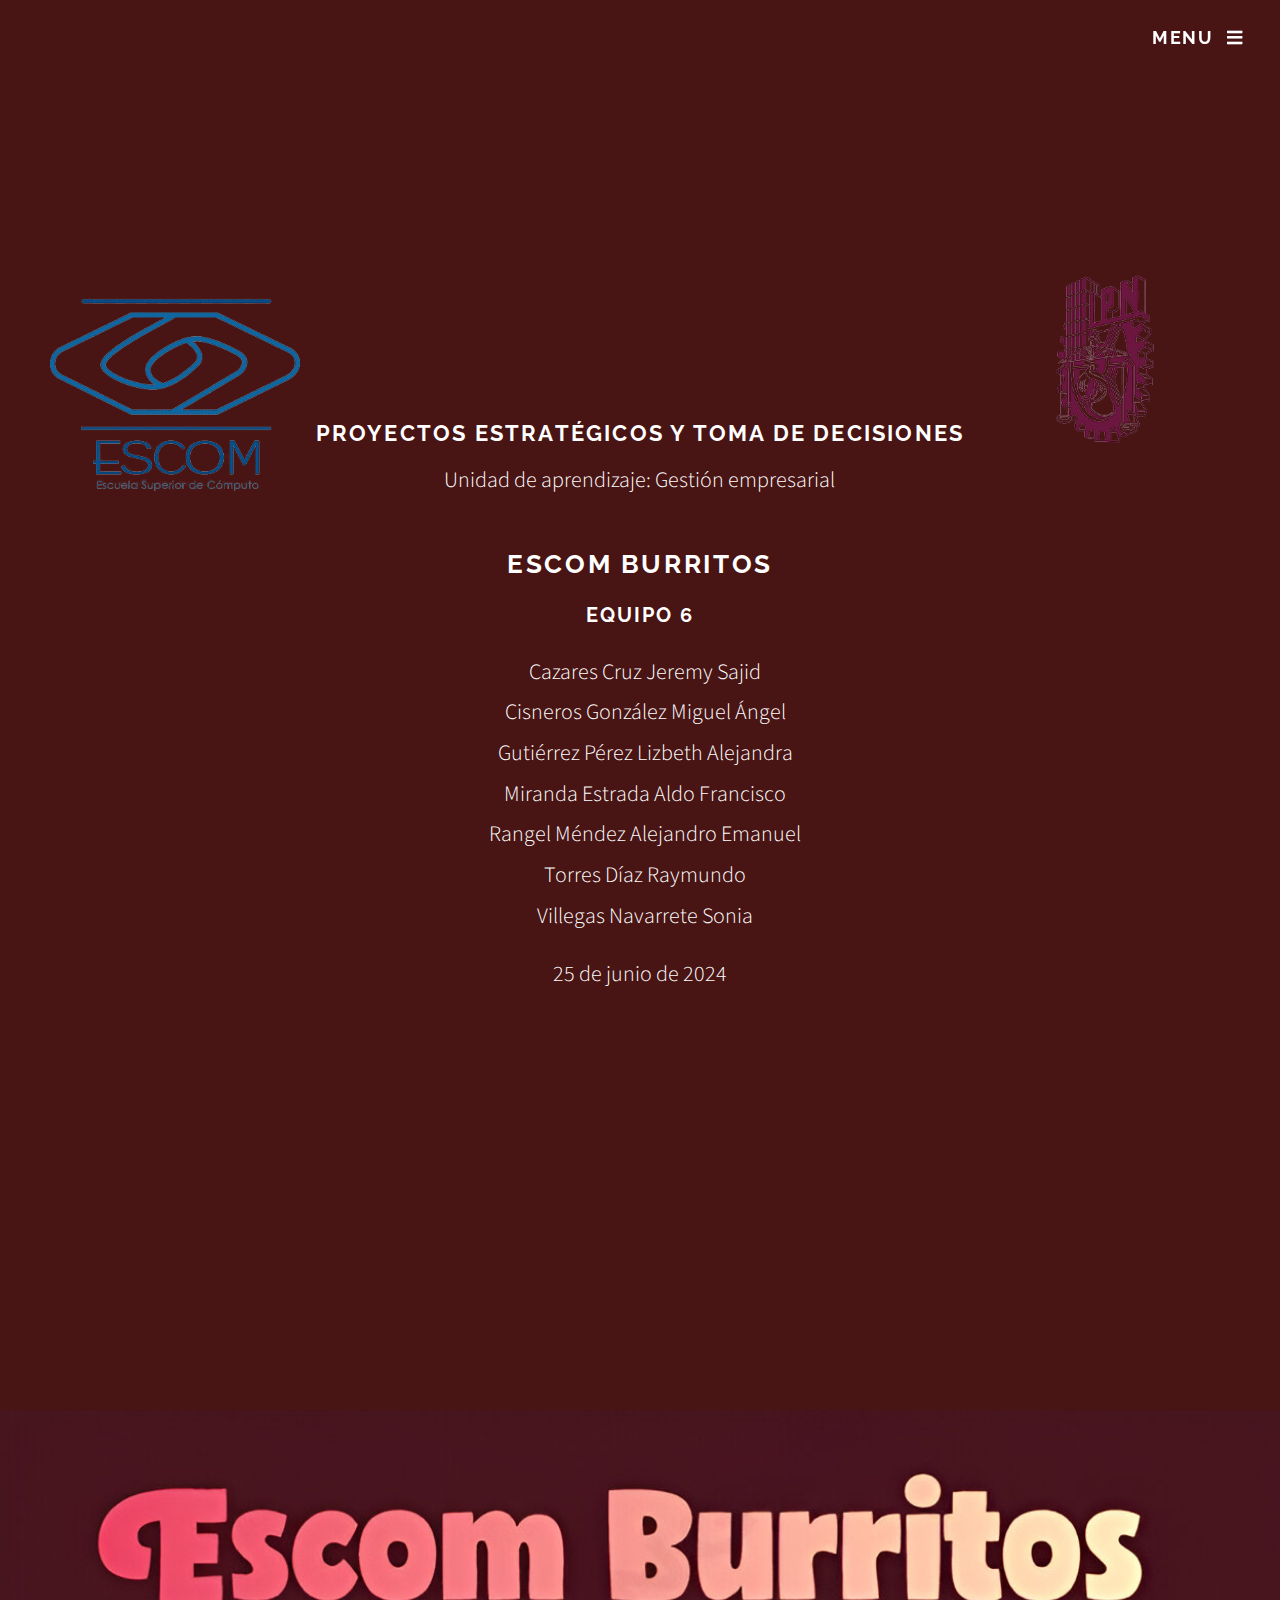
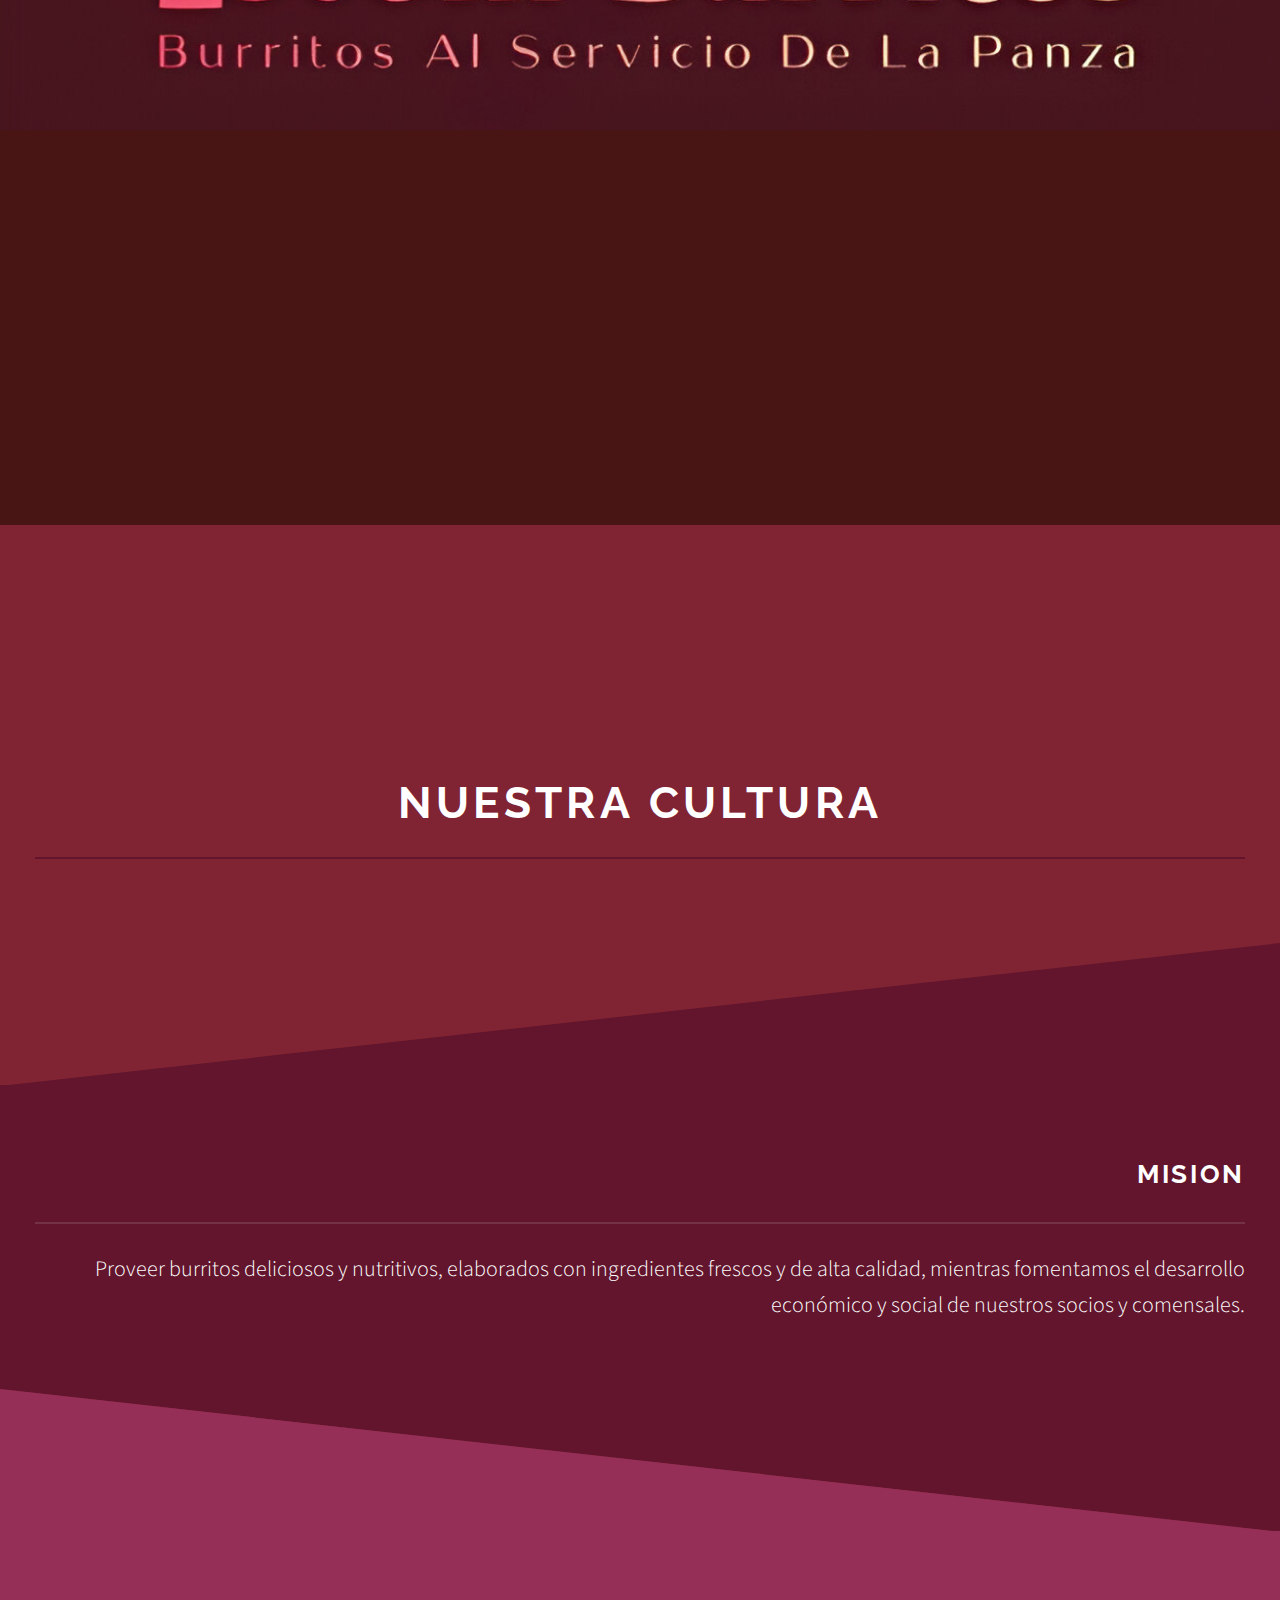
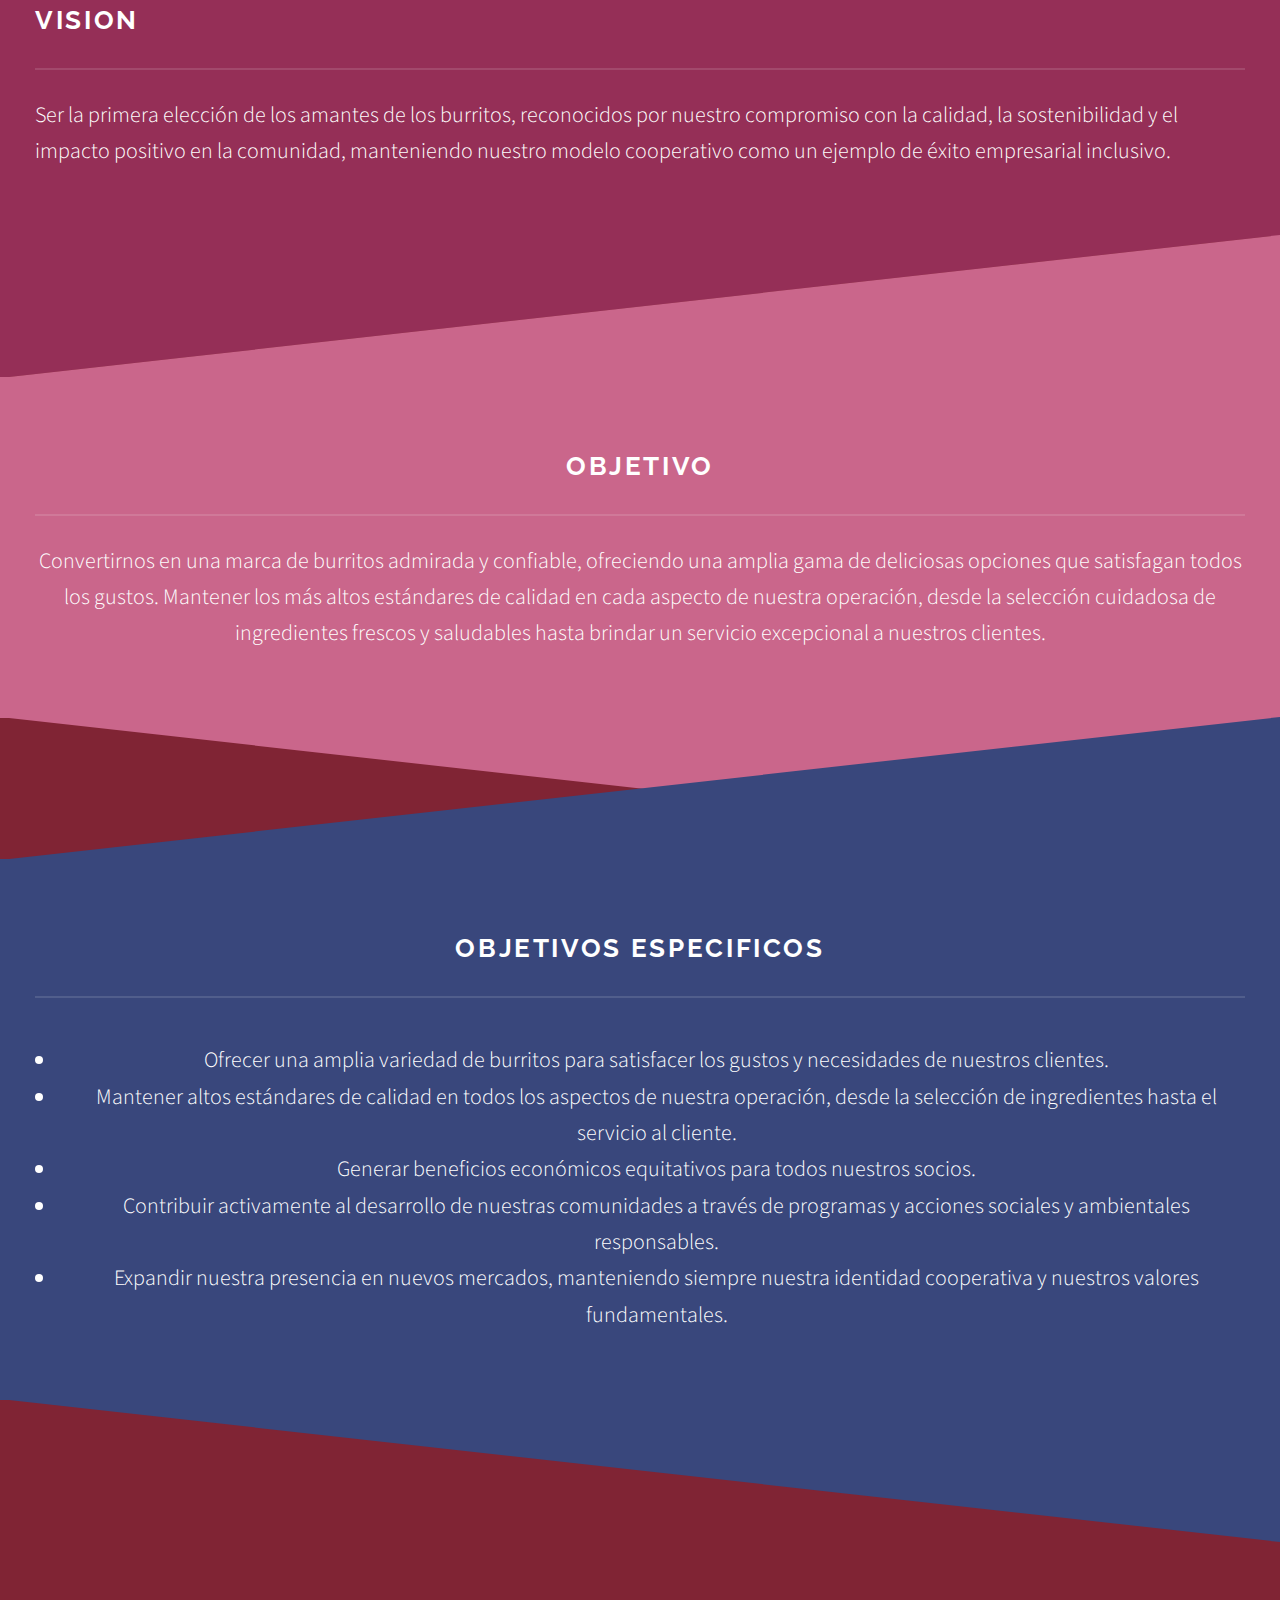
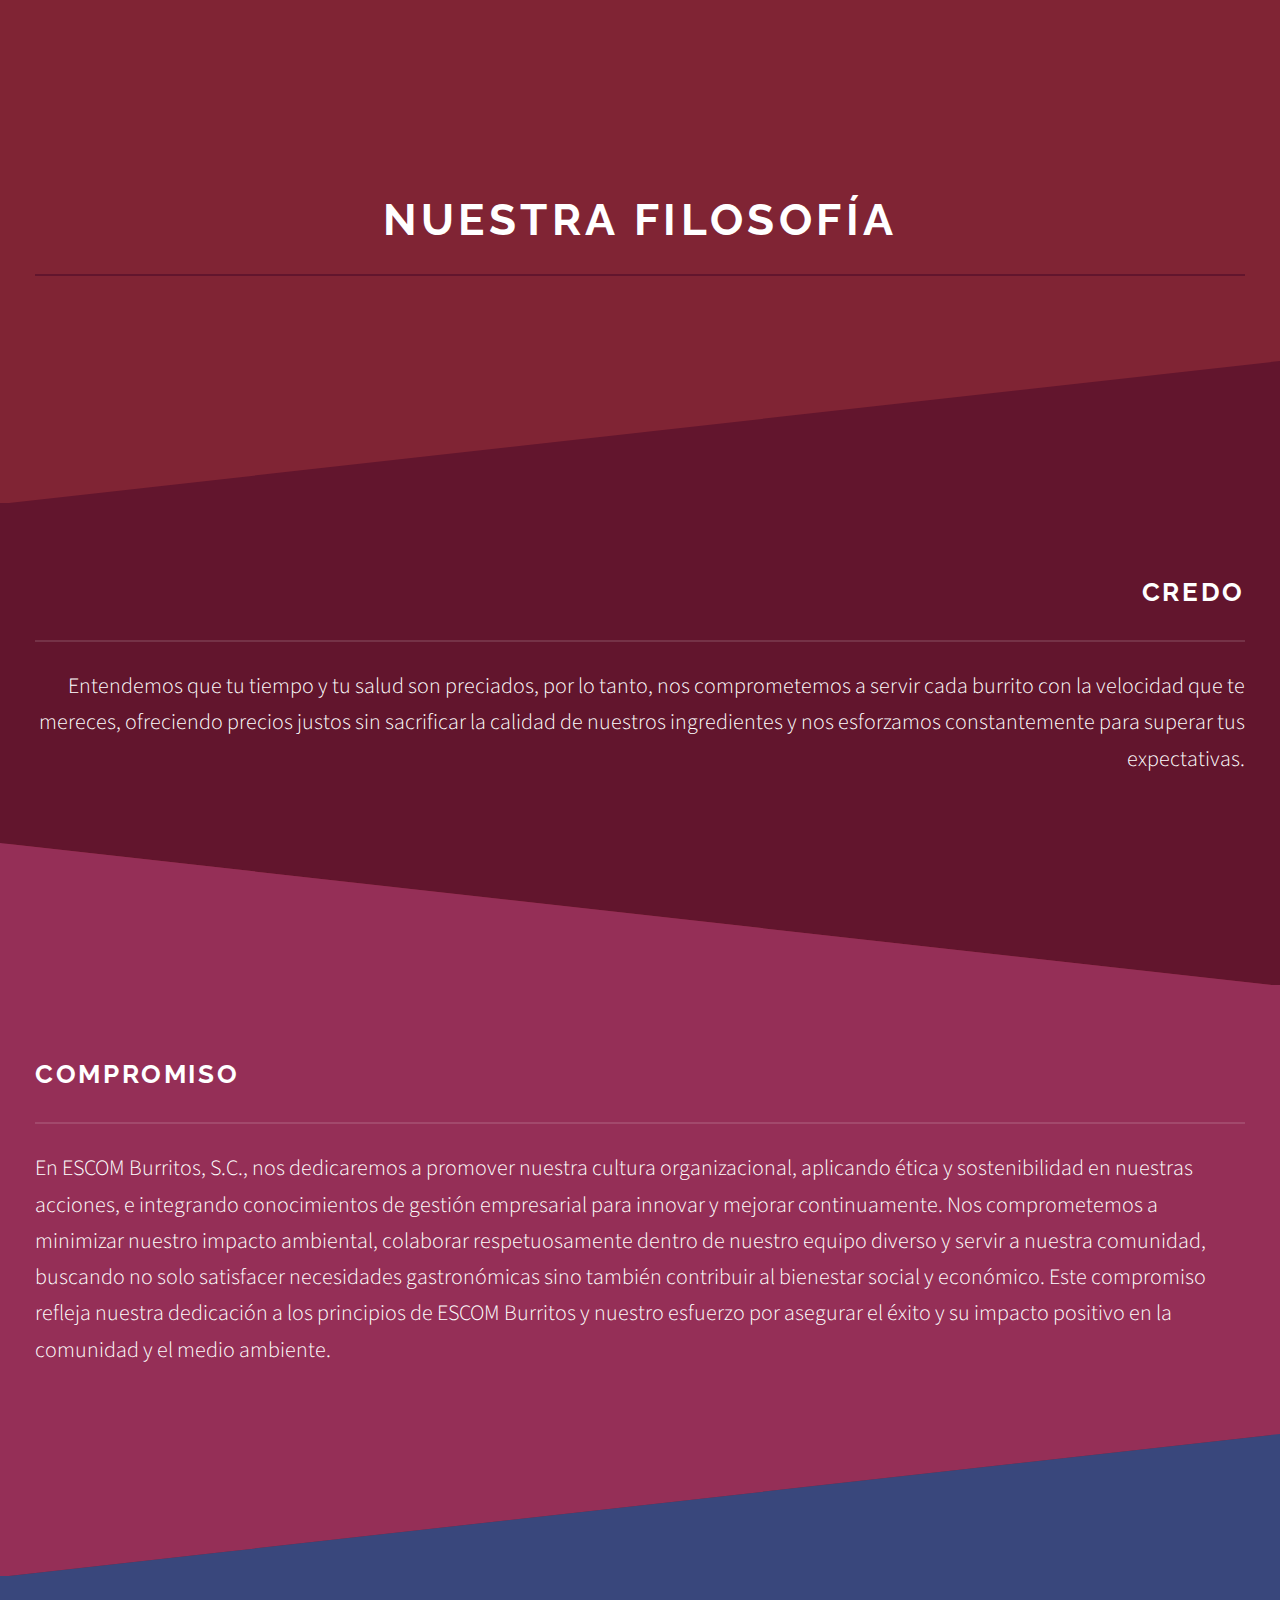
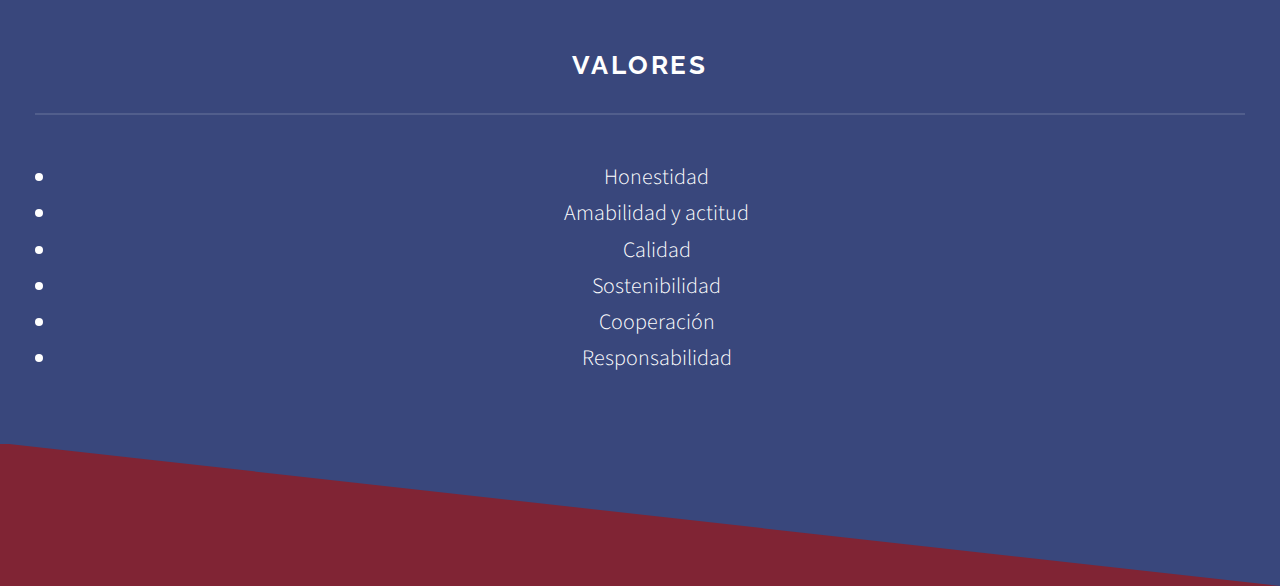
<file: html5up-solid-state/index.html>
<!DOCTYPE HTML>
<html>
	<head>
		<title>Gestion</title>
		<meta charset="utf-8" />
		<meta name="viewport" content="width=device-width, initial-scale=1, user-scalable=no" />
		<link rel="stylesheet" href="assets/css/main.css" />
		<noscript><link rel="stylesheet" href="assets/css/noscript.css" /></noscript>
	</head>
	<body class="is-preload">

		<!-- Page Wrapper -->
			<div id="page-wrapper">

				<!-- Header -->
					<header id="header" class="alt" >
						<h1>Escom Burritos</h1>
						<nav>
							<a href="#menu">Menu</a>
						</nav>
					</header>

				<!-- Menu -->
					<nav id="menu">
						<div class="inner">
							<h2>Menu</h2>
							<ul class="links">
								<li><a href="./index.html">Inicio</a></li>
								<li><a href="./Acta_constitutiva.html">Constitución legal de la empresa</a></li>
								<li><a href="./Estructura_Organizacional.html">Estructura Organizacional</a></li>
								<li><a href="./CMI_Gestion.html">CMI</a></li>
								<li><a href="./Innovación.html">Innovacion Tecnologíca</a></li>
								<li><a href="./Herramientas de gestión.html">Herramientas de gestión de capital humano y de calidad en la empresa.</a></li>
								><li>><a href="./Ley federal del trabajo.html">Relaciones Laborales según la Ley Federal del Trabajo</a></li>
								<li><a href="./Modelo_negocio.html">Modelo de Negocio</a></li>
							</ul>
							<a href="#" class="close">Close</a>
						</div>
					</nav>
				</nav>

			</nav>

			<!-- Banner -->
			<section id="banner">
				<div class="inner2">
					<img src="./images/imagenesburro/LOGO ESCOM PNG.png" class="escudo izquierdo" alt="Escudo Izquierdo">
					<img src="./images/imagenesburro/PNG LOGO IPN.png" class="escudo derecho" alt="Escudo Derecho">
					<div class="texto-centrado">
					<h1>Proyectos estratégicos y toma de decisiones</h1>
					<p>Unidad de aprendizaje: Gestión empresarial</p>
					<h2>ESCOM Burritos</h2>
					<h3>Equipo 6</h3>
					<ul>
						<li>Cazares Cruz Jeremy Sajid</li>
						<li>Cisneros González Miguel Ángel</li>
						<li>Gutiérrez Pérez Lizbeth Alejandra</li>
						<li>Miranda Estrada Aldo Francisco</li>
						<li>Rangel Méndez Alejandro Emanuel</li>
						<li>Torres Díaz Raymundo</li>
						<li>Villegas Navarrete Sonia</li>
					</ul>
					<p>25 de junio de 2024</p>
				</div>
			</div>
				<div class="inner">
				</div>
			</section>
			<section id="wrapper">
				<header>
					<div class="inner">
						<h2><center>Nuestra Cultura</center></h2>
					</div>
				</header>
			</section>
				<!-- Wrapper -->
					<section id="wrapper">

						<!-- One -->
							<section id="one" class="wrapper spotlight style1">
								<div class="inner">
									<div class="content">
										<h2 class="major">Mision</h2>
										<p>Proveer burritos deliciosos y nutritivos, elaborados con ingredientes frescos y de alta calidad, mientras fomentamos el desarrollo económico y social de nuestros socios y comensales. </p>
									</div>
								</div>
							</section>

						<!-- Two -->
							<section id="two" class="wrapper alt spotlight style2">
								<div class="inner">
									<div class="content">
										<h2 class="major">Vision</h2>
										<p>Ser la primera elección de los amantes de los burritos, reconocidos por nuestro compromiso con la calidad, la sostenibilidad y el impacto positivo en la comunidad, manteniendo nuestro modelo cooperativo como un ejemplo de éxito empresarial inclusivo. </p>
									</div>
								</div>
							</section>

						<!-- Three -->
							<section id="three" class="wrapper spotlight style3">
								<div class="inner">
									<div class="content">
										<h2 class="major">Objetivo</h2>
										<p>Convertirnos en una marca de burritos admirada y confiable, ofreciendo una amplia gama de deliciosas opciones que satisfagan todos los gustos. Mantener los más altos estándares de calidad en cada aspecto de nuestra operación, desde la selección cuidadosa de ingredientes frescos y saludables hasta brindar un servicio excepcional a nuestros clientes. </p>
									</div>
								</div>
							</section>

						<!-- Three -->
						<section id="three" class="wrapper spotlight style4">
							<div class="inner">
								<div class="content">
									<h2 class="major">Objetivos especificos</h2>
									<p><ul>
										<li>Ofrecer una amplia variedad de burritos para satisfacer los gustos y necesidades de nuestros clientes. 
										</li>
										<li>Mantener altos estándares de calidad en todos los aspectos de nuestra operación, desde la selección de ingredientes hasta el servicio al cliente. 
										</li>
										<li>Generar beneficios económicos equitativos para todos nuestros socios. 
										</li>
										<li>Contribuir activamente al desarrollo de nuestras comunidades a través de programas y acciones sociales y ambientales responsables. 
										</li>
										<li>	Expandir nuestra presencia en nuevos mercados, manteniendo siempre nuestra identidad cooperativa y nuestros valores fundamentales. 
										</li>
									</ul></p>
								</div>
							</div>
						</section>
					</section>
			</div>
		<section id="wrapper">
			<header>
				<div class="inner">
					<h2><center>Nuestra Filosofía</center></h2>
				</div>
			</header>
		</section>
		<section id="wrapper">

			<!-- One -->
				<section id="one" class="wrapper spotlight style1">
					<div class="inner">
						<div class="content">
							<h2 class="major">Credo</h2>
							<p>Entendemos que tu tiempo y tu salud son preciados, por lo tanto, nos comprometemos a servir cada burrito con la velocidad que te mereces, ofreciendo precios justos sin sacrificar la calidad de nuestros ingredientes y nos esforzamos constantemente para superar tus expectativas. </p>
						</div>
					</div>
				</section>

			<!-- Two -->
				<section id="two" class="wrapper alt spotlight style2">
					<div class="inner">
						<div class="content">
							<h2 class="major">Compromiso</h2>
							<p>En ESCOM Burritos, S.C., nos dedicaremos a promover nuestra cultura organizacional, aplicando ética y sostenibilidad en nuestras acciones, e integrando conocimientos de gestión empresarial para innovar y mejorar continuamente. Nos comprometemos a minimizar nuestro impacto ambiental, colaborar respetuosamente dentro de nuestro equipo diverso y servir a nuestra comunidad, buscando no solo satisfacer necesidades gastronómicas sino también contribuir al bienestar social y económico. Este compromiso refleja nuestra dedicación a los principios de ESCOM Burritos y nuestro esfuerzo por asegurar el éxito y su impacto positivo en la comunidad y el medio ambiente.</p>
						</div>
					</div>
				</section>

			<!-- Three -->
			<section id="three" class="wrapper spotlight style4">
				<div class="inner">
					<div class="content">
						<h2 class="major">Valores</h2>
						<p><ul>
							<li>Honestidad
							</li>
							<li>Amabilidad y actitud
							</li>
							<li>Calidad
							</li>
							<li>Sostenibilidad
							</li>
							<li>Cooperación
							</li>
							<li>Responsabilidad
							</li>
						</ul></p>
					</div>
				</div>
			</section>
		</section>

		<!-- Scripts -->
			<script src="assets/js/jquery.min.js"></script>
			<script src="assets/js/jquery.scrollex.min.js"></script>
			<script src="assets/js/browser.min.js"></script>
			<script src="assets/js/breakpoints.min.js"></script>
			<script src="assets/js/util.js"></script>
			<script src="assets/js/main.js"></script>

	</body>
</html>
</file>
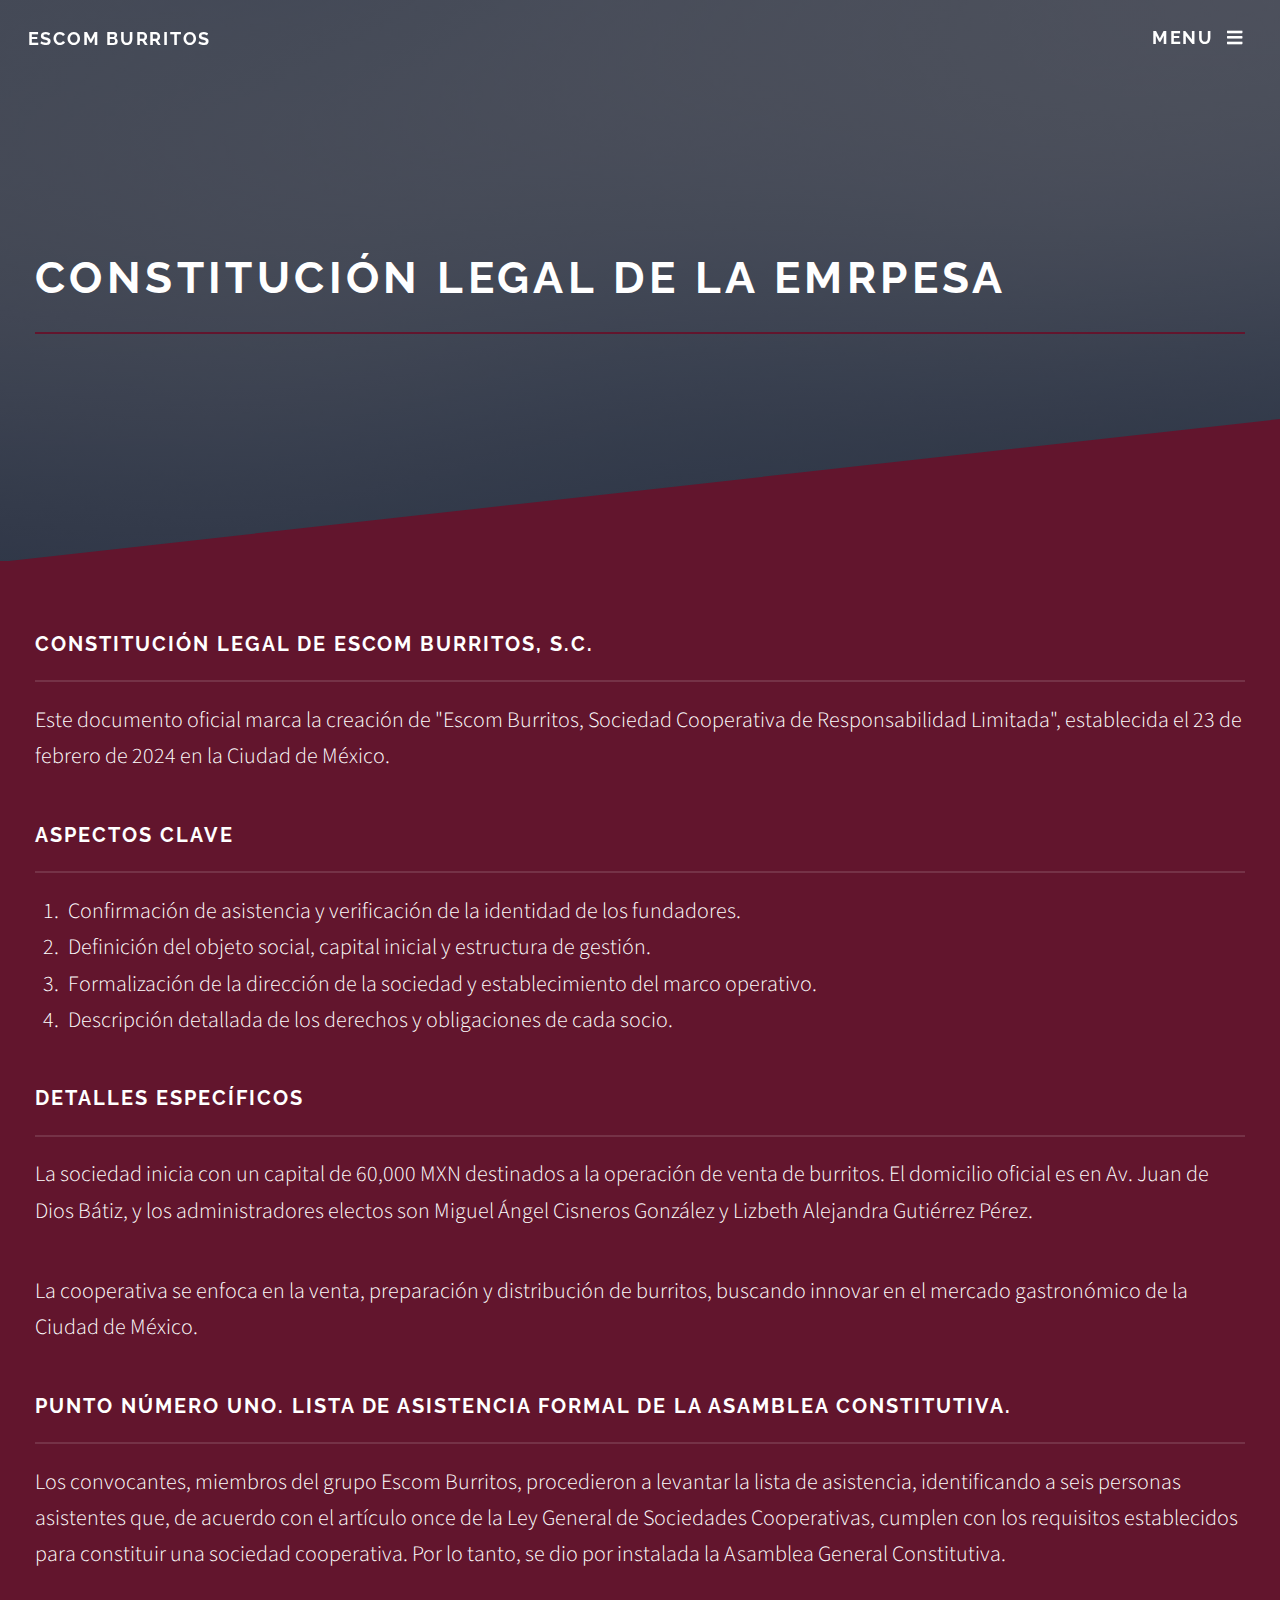
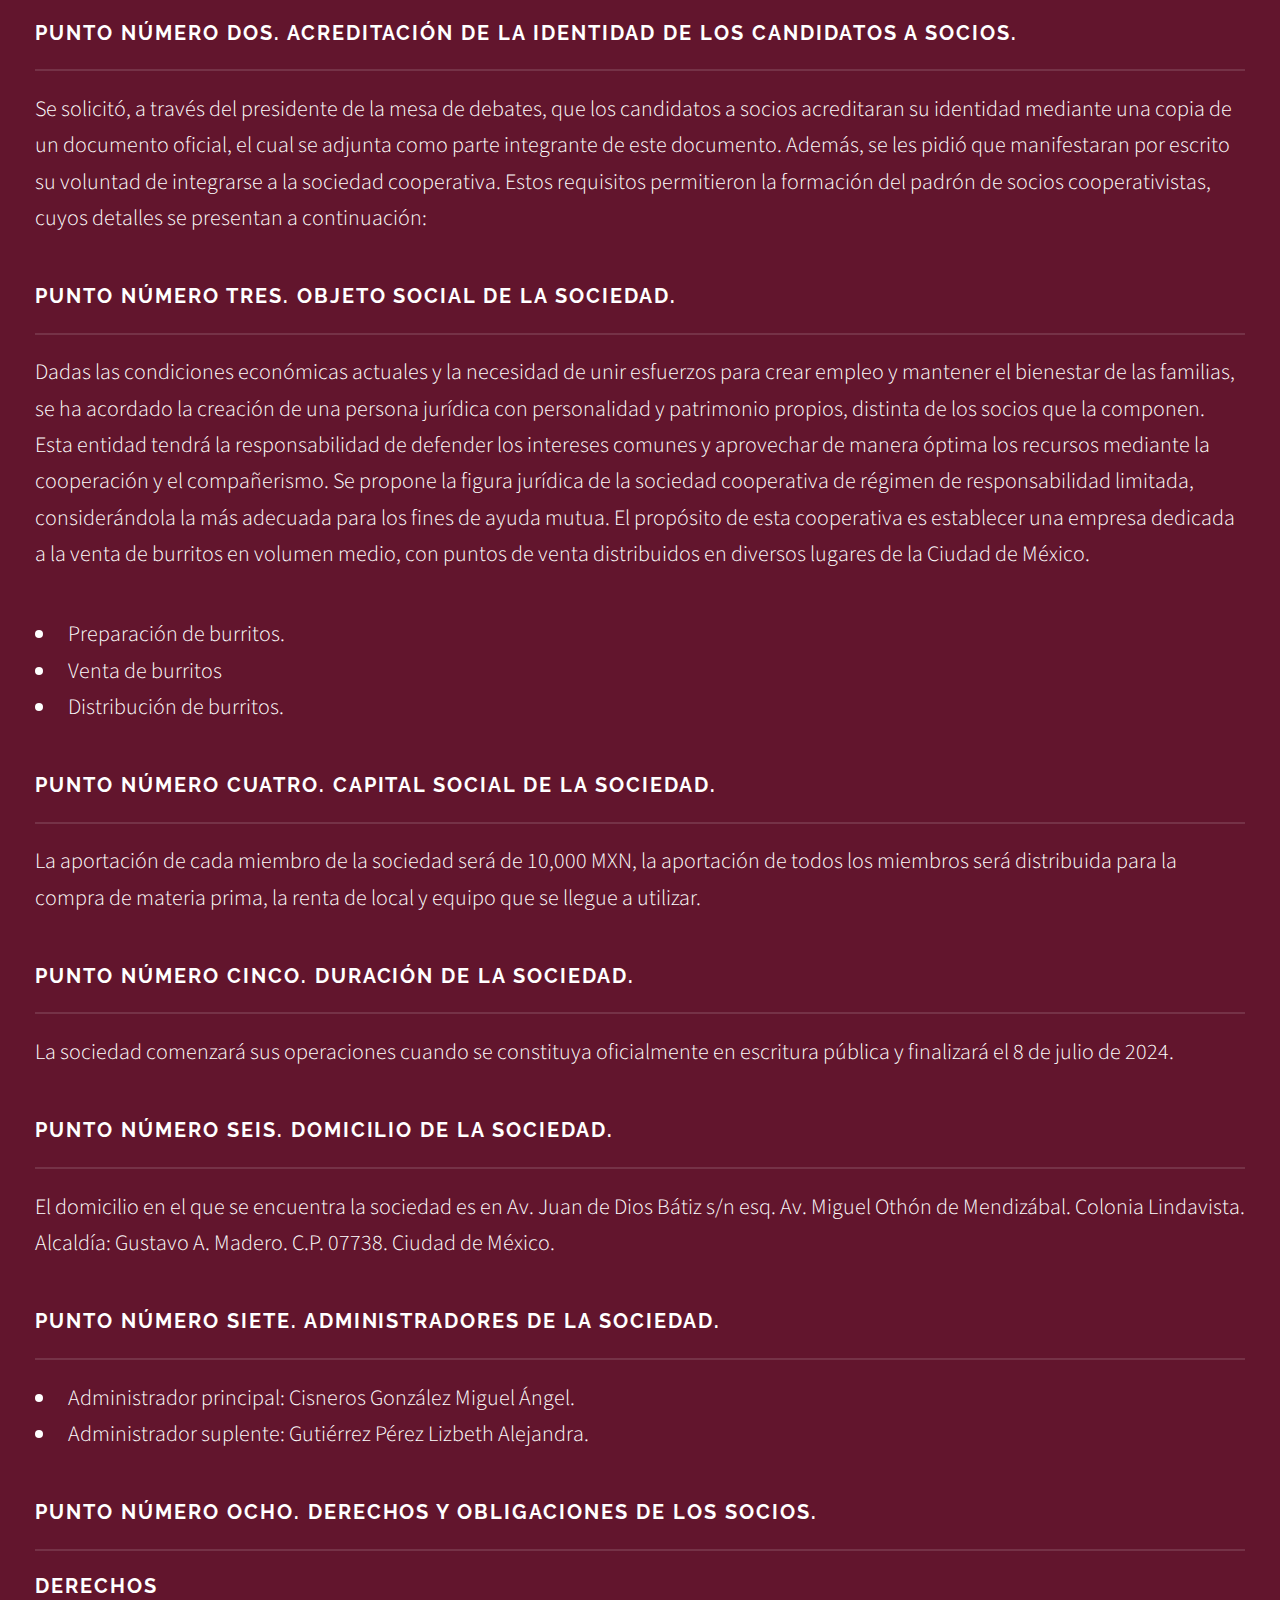
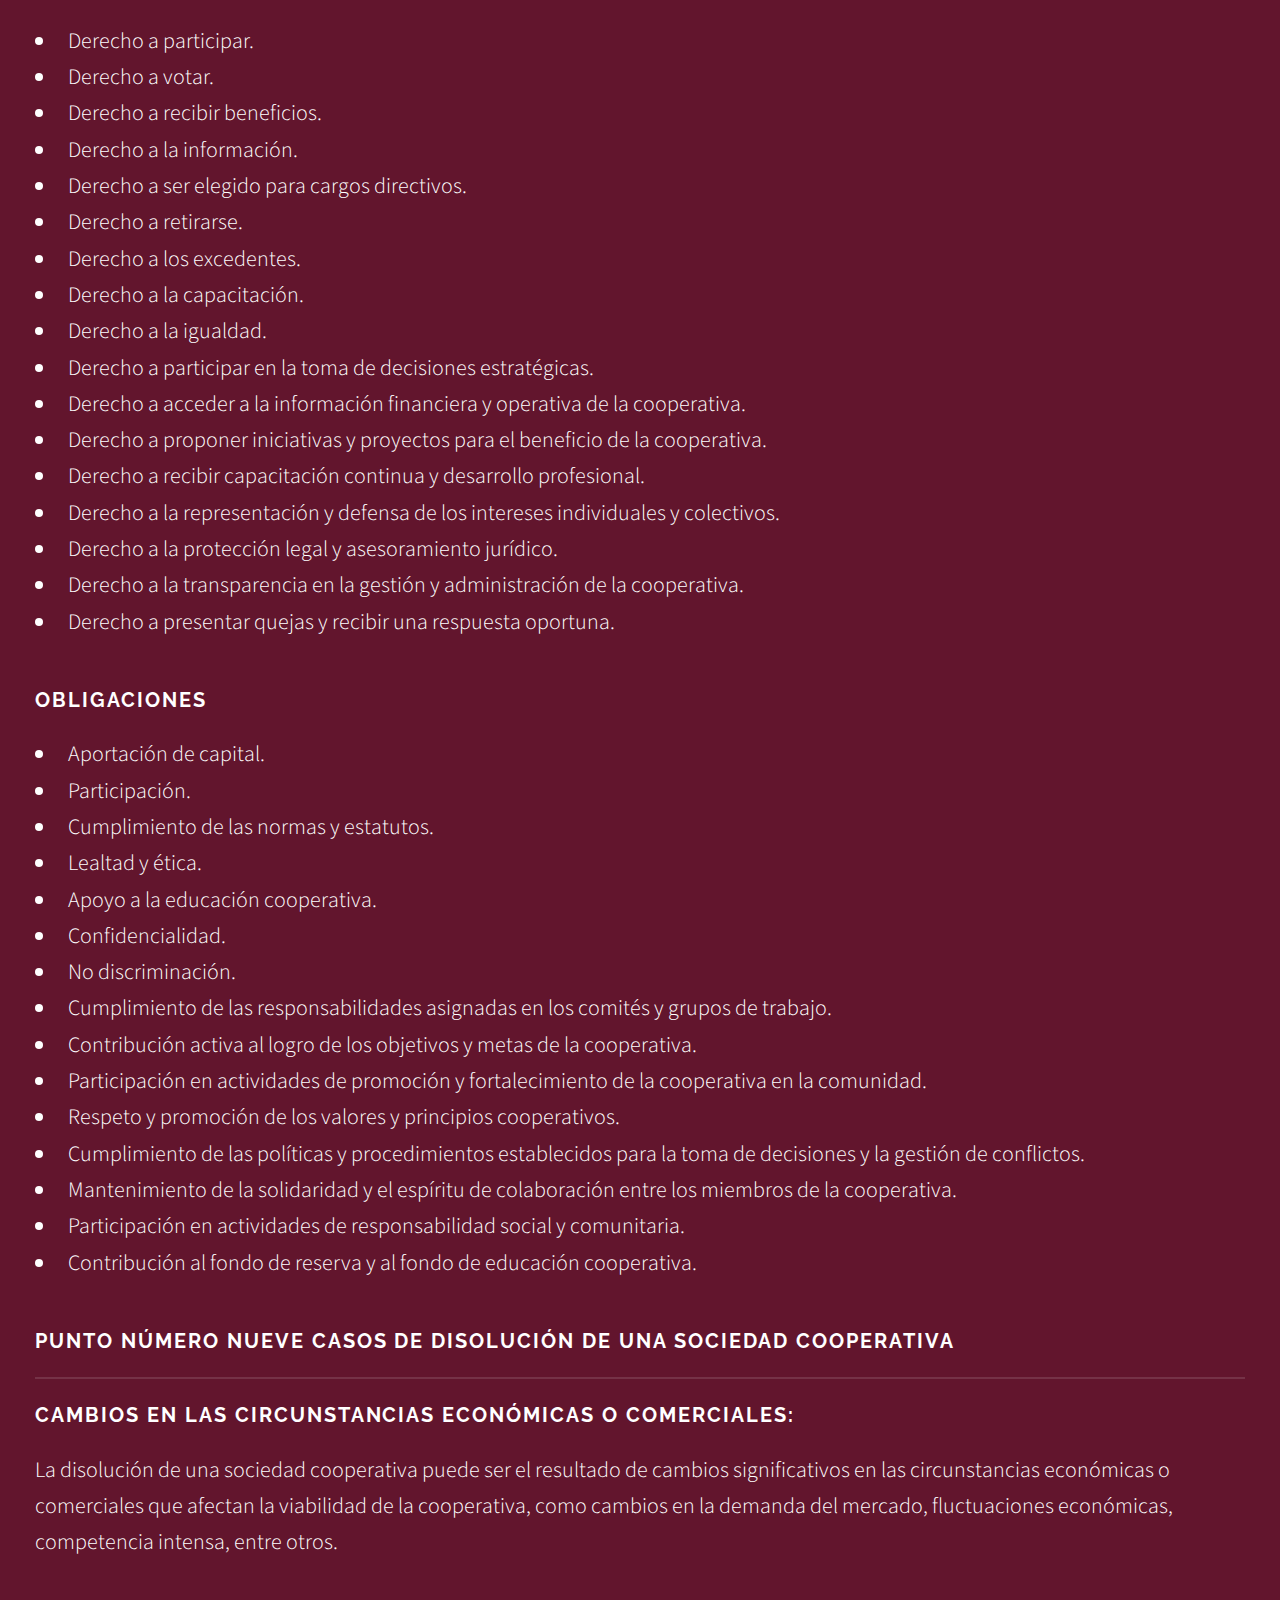
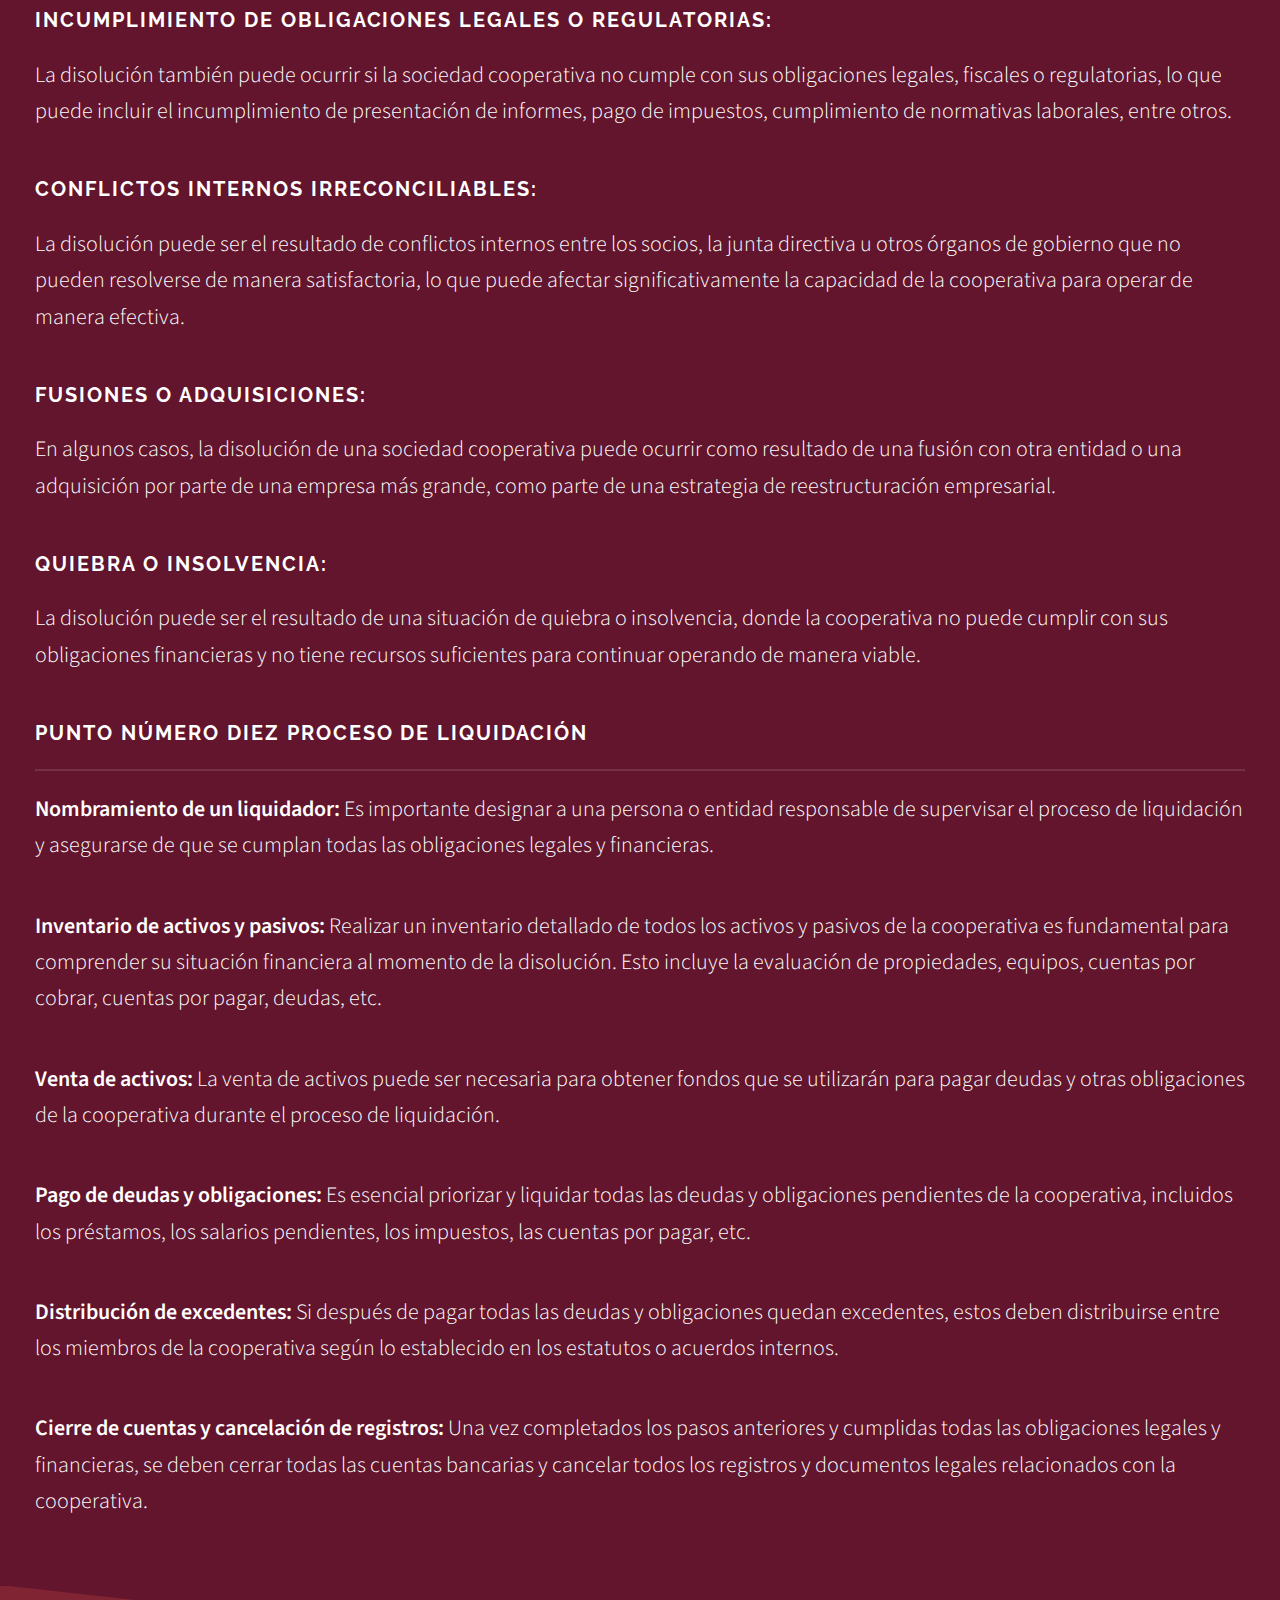
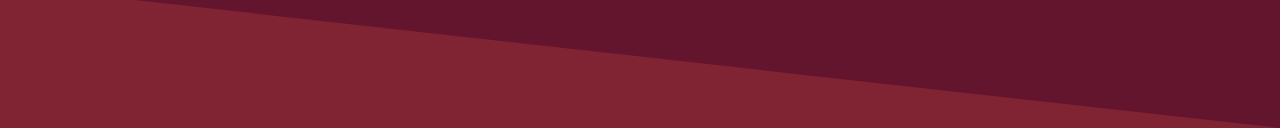
<file: html5up-solid-state/Acta_constitutiva.html>
<!DOCTYPE html>
<html>
  <head>
    <title>Acta</title>
    <meta charset="utf-8" />
    <meta
      name="viewport"
      content="width=device-width, initial-scale=1, user-scalable=no"
    />
    <link rel="stylesheet" href="assets/css/main.css" />
    <noscript
      ><link rel="stylesheet" href="assets/css/noscript.css"
    /></noscript>
  </head>
  <body class="is-preload">
    <!-- Page Wrapper -->
    <div id="page-wrapper">
      <!-- Header -->
      <header id="header">
        <h1>Escom Burritos</h1>
        <nav>
          <a href="#menu">Menu</a>
        </nav>
      </header>
      
      <!-- Menu -->
					<nav id="menu">
						<div class="inner">
							<h2>Menu</h2>
							<ul class="links">
								<li><a href="./index.html">Inicio</a></li>
								<li><a href="./Acta_constitutiva.html">Constitución legal de la empresa</a></li>
								<li><a href="./Estructura_Organizacional.html">Estructura Organizacional</a></li>
								<li><a href="./CMI_Gestion.html">CMI</a></li>
								<li><a href="./Innovación.html">Innovacion Tecnologíca</a></li>
								<li><a href="./Herramientas de gestión.html">Herramientas de gestión de capital humano y de calidad en la empresa.</a></li>
								<li>><a href="./Ley federal del trabajo.html">Relaciones Laborales según la Ley Federal del Trabajo</a></li>
								<li><a href="./Modelo_negocio.html">Modelo de Negocio</a></li>
							</ul>
							<a href="#" class="close">Close</a>
						</div>
					</nav>
				</nav>

      <!-- Wrapper -->
      <section id="wrapper">
        <header>
          <div class="inner">
            <h2>Constitución legal de la emrpesa</h2>
          </div>
        </header>

        <!-- Content -->
        <div class="wrapper">
          <div class="inner">
            <h3 class="major">Constitución legal de Escom Burritos, S.C.</h3>
            <p>
              Este documento oficial marca la creación de "Escom Burritos,
              Sociedad Cooperativa de Responsabilidad Limitada", establecida el
              23 de febrero de 2024 en la Ciudad de México.
            </p>
            <h3 class="major">Aspectos Clave</h3>
            <ol>
              <li>
                Confirmación de asistencia y verificación de la identidad de los
                fundadores.
              </li>
              <li>
                Definición del objeto social, capital inicial y estructura de
                gestión.
              </li>
              <li>
                Formalización de la dirección de la sociedad y establecimiento
                del marco operativo.
              </li>
              <li>
                Descripción detallada de los derechos y obligaciones de cada
                socio.
              </li>
            </ol>
            <h3 class="major">Detalles Específicos</h3>
            <p>
              La sociedad inicia con un capital de 60,000 MXN destinados a la
              operación de venta de burritos. El domicilio oficial es en Av.
              Juan de Dios Bátiz, y los administradores electos son Miguel Ángel
              Cisneros González y Lizbeth Alejandra Gutiérrez Pérez.
            </p>
            <p>
              La cooperativa se enfoca en la venta, preparación y distribución
              de burritos, buscando innovar en el mercado gastronómico de la
              Ciudad de México.
            </p>
            <h3 class="major">
              PUNTO NÚMERO UNO. Lista de asistencia formal de la asamblea
              constitutiva.
            </h3>
            <p>
              Los convocantes, miembros del grupo Escom Burritos, procedieron a
              levantar la lista de asistencia, identificando a seis personas
              asistentes que, de acuerdo con el artículo once de la Ley General
              de Sociedades Cooperativas, cumplen con los requisitos
              establecidos para constituir una sociedad cooperativa. Por lo
              tanto, se dio por instalada la Asamblea General Constitutiva.
            </p>
            <h3 class="major">
              PUNTO NÚMERO DOS. Acreditación de la identidad de los candidatos a
              socios.
            </h3>
            <p>
              Se solicitó, a través del presidente de la mesa de debates, que
              los candidatos a socios acreditaran su identidad mediante una
              copia de un documento oficial, el cual se adjunta como parte
              integrante de este documento. Además, se les pidió que
              manifestaran por escrito su voluntad de integrarse a la sociedad
              cooperativa. Estos requisitos permitieron la formación del padrón
              de socios cooperativistas, cuyos detalles se presentan a
              continuación:
            </p>
            <h3 class="major">
              PUNTO NÚMERO TRES. Objeto social de la sociedad.
            </h3>
            <p>
              Dadas las condiciones económicas actuales y la necesidad de unir
              esfuerzos para crear empleo y mantener el bienestar de las
              familias, se ha acordado la creación de una persona jurídica con
              personalidad y patrimonio propios, distinta de los socios que la
              componen. Esta entidad tendrá la responsabilidad de defender los
              intereses comunes y aprovechar de manera óptima los recursos
              mediante la cooperación y el compañerismo. Se propone la figura
              jurídica de la sociedad cooperativa de régimen de responsabilidad
              limitada, considerándola la más adecuada para los fines de ayuda
              mutua. El propósito de esta cooperativa es establecer una empresa
              dedicada a la venta de burritos en volumen medio, con puntos de
              venta distribuidos en diversos lugares de la Ciudad de México.
            </p>
            <ul>
              <li>Preparación de burritos.</li>
              <li>Venta de burritos</li>
              <li>Distribución de burritos.</li>
            </ul>
            <h3 class="major">
              PUNTO NÚMERO CUATRO. Capital social de la sociedad.
            </h3>
            <p>
              La aportación de cada miembro de la sociedad será de 10,000 MXN,
              la aportación de todos los miembros será distribuida para la
              compra de materia prima, la renta de local y equipo que se llegue
              a utilizar.
            </p>
            <h3 class="major">PUNTO NÚMERO CINCO. Duración de la sociedad.</h3>
            <p>
              La sociedad comenzará sus operaciones cuando se constituya
              oficialmente en escritura pública y finalizará el 8 de julio de
              2024.
            </p>
            <h3 class="major">PUNTO NÚMERO SEIS. Domicilio de la sociedad.</h3>
            <p>
              El domicilio en el que se encuentra la sociedad es en Av. Juan de
              Dios Bátiz s/n esq. Av. Miguel Othón de Mendizábal. Colonia
              Lindavista. Alcaldía: Gustavo A. Madero. C.P. 07738. Ciudad de
              México.
            </p>
            <h3 class="major">
              PUNTO NÚMERO SIETE. Administradores de la sociedad.
            </h3>
            <ul>
              <li>Administrador principal: Cisneros González Miguel Ángel.</li>
              <li>
                Administrador suplente: Gutiérrez Pérez Lizbeth Alejandra.
              </li>
            </ul>
            <h3 class="major">
              PUNTO NÚMERO OCHO. Derechos y obligaciones de los socios.
            </h3>
            <h3>Derechos</h3>
            <ul>
              <li>Derecho a participar.</li>
              <li>Derecho a votar.</li>
              <li>Derecho a recibir beneficios.</li>
              <li>Derecho a la información.</li>
              <li>Derecho a ser elegido para cargos directivos.</li>
              <li>Derecho a retirarse.</li>
              <li>Derecho a los excedentes.</li>
              <li>Derecho a la capacitación.</li>
              <li>Derecho a la igualdad.</li>
              <li>
                Derecho a participar en la toma de decisiones estratégicas.
              </li>
              <li>
                Derecho a acceder a la información financiera y operativa de la
                cooperativa.
              </li>
              <li>
                Derecho a proponer iniciativas y proyectos para el beneficio de
                la cooperativa.
              </li>
              <li>
                Derecho a recibir capacitación continua y desarrollo
                profesional.
              </li>
              <li>
                Derecho a la representación y defensa de los intereses
                individuales y colectivos.
              </li>
              <li>Derecho a la protección legal y asesoramiento jurídico.</li>
              <li>
                Derecho a la transparencia en la gestión y administración de la
                cooperativa.
              </li>
              <li>
                Derecho a presentar quejas y recibir una respuesta oportuna.
              </li>
            </ul>
            <h3>Obligaciones</h3>
            <ul>
              <li>Aportación de capital.</li>
              <li>Participación.</li>
              <li>Cumplimiento de las normas y estatutos.</li>
              <li>Lealtad y ética.</li>
              <li>Apoyo a la educación cooperativa.</li>
              <li>Confidencialidad.</li>
              <li>No discriminación.</li>
              <li>
                Cumplimiento de las responsabilidades asignadas en los comités y
                grupos de trabajo.
              </li>
              <li>
                Contribución activa al logro de los objetivos y metas de la
                cooperativa.
              </li>
              <li>
                Participación en actividades de promoción y fortalecimiento de
                la cooperativa en la comunidad.
              </li>
              <li>
                Respeto y promoción de los valores y principios cooperativos.
              </li>
              <li>
                Cumplimiento de las políticas y procedimientos establecidos para
                la toma de decisiones y la gestión de conflictos.
              </li>
              <li>
                Mantenimiento de la solidaridad y el espíritu de colaboración
                entre los miembros de la cooperativa.
              </li>
              <li>
                Participación en actividades de responsabilidad social y
                comunitaria.
              </li>
              <li>
                Contribución al fondo de reserva y al fondo de educación
                cooperativa.
              </li>
            </ul>
            <h3 class="major">
              PUNTO NÚMERO NUEVE Casos de disolución de una sociedad cooperativa
            </h3>
            <h3>Cambios en las circunstancias económicas o comerciales:</h3>
            <p>
              La disolución de una sociedad cooperativa puede ser el resultado
              de cambios significativos en las circunstancias económicas o
              comerciales que afectan la viabilidad de la cooperativa, como
              cambios en la demanda del mercado, fluctuaciones económicas,
              competencia intensa, entre otros.
            </p>
            <h3>Incumplimiento de obligaciones legales o regulatorias:</h3>
            <p>
              La disolución también puede ocurrir si la sociedad cooperativa no
              cumple con sus obligaciones legales, fiscales o regulatorias, lo
              que puede incluir el incumplimiento de presentación de informes,
              pago de impuestos, cumplimiento de normativas laborales, entre
              otros.
            </p>
            <h3>Conflictos internos irreconciliables:</h3>
            <p>
              La disolución puede ser el resultado de conflictos internos entre
              los socios, la junta directiva u otros órganos de gobierno que no
              pueden resolverse de manera satisfactoria, lo que puede afectar
              significativamente la capacidad de la cooperativa para operar de
              manera efectiva.
            </p>
            <h3>Fusiones o adquisiciones:</h3>
            <p>
              En algunos casos, la disolución de una sociedad cooperativa puede
              ocurrir como resultado de una fusión con otra entidad o una
              adquisición por parte de una empresa más grande, como parte de una
              estrategia de reestructuración empresarial.
            </p>
            <h3>Quiebra o insolvencia:</h3>
            <p>
              La disolución puede ser el resultado de una situación de quiebra o
              insolvencia, donde la cooperativa no puede cumplir con sus
              obligaciones financieras y no tiene recursos suficientes para
              continuar operando de manera viable.
            </p>
            <h3 class="major">PUNTO NÚMERO DIEZ Proceso de liquidación</h3>
            <p>
              <strong>Nombramiento de un liquidador:</strong> Es importante
              designar a una persona o entidad responsable de supervisar el
              proceso de liquidación y asegurarse de que se cumplan todas las
              obligaciones legales y financieras.
            </p>
            <p>
              <strong>Inventario de activos y pasivos:</strong> Realizar un
              inventario detallado de todos los activos y pasivos de la
              cooperativa es fundamental para comprender su situación financiera
              al momento de la disolución. Esto incluye la evaluación de
              propiedades, equipos, cuentas por cobrar, cuentas por pagar,
              deudas, etc.
            </p>
            <p>
              <strong>Venta de activos:</strong> La venta de activos puede ser
              necesaria para obtener fondos que se utilizarán para pagar deudas
              y otras obligaciones de la cooperativa durante el proceso de
              liquidación.
            </p>
            <p>
              <strong>Pago de deudas y obligaciones:</strong> Es esencial
              priorizar y liquidar todas las deudas y obligaciones pendientes de
              la cooperativa, incluidos los préstamos, los salarios pendientes,
              los impuestos, las cuentas por pagar, etc.
            </p>
            <p>
              <strong>Distribución de excedentes:</strong> Si después de pagar
              todas las deudas y obligaciones quedan excedentes, estos deben
              distribuirse entre los miembros de la cooperativa según lo
              establecido en los estatutos o acuerdos internos.
            </p>
            <p>
              <strong>Cierre de cuentas y cancelación de registros:</strong> Una
              vez completados los pasos anteriores y cumplidas todas las
              obligaciones legales y financieras, se deben cerrar todas las
              cuentas bancarias y cancelar todos los registros y documentos
              legales relacionados con la cooperativa.
            </p>
          </div>
        </div>
      </section>
    </div>

    <!-- Scripts -->
    <script src="assets/js/jquery.min.js"></script>
    <script src="assets/js/jquery.scrollex.min.js"></script>
    <script src="assets/js/browser.min.js"></script>
    <script src="assets/js/breakpoints.min.js"></script>
    <script src="assets/js/util.js"></script>
    <script src="assets/js/main.js"></script>
  </body>
</html>
</file>
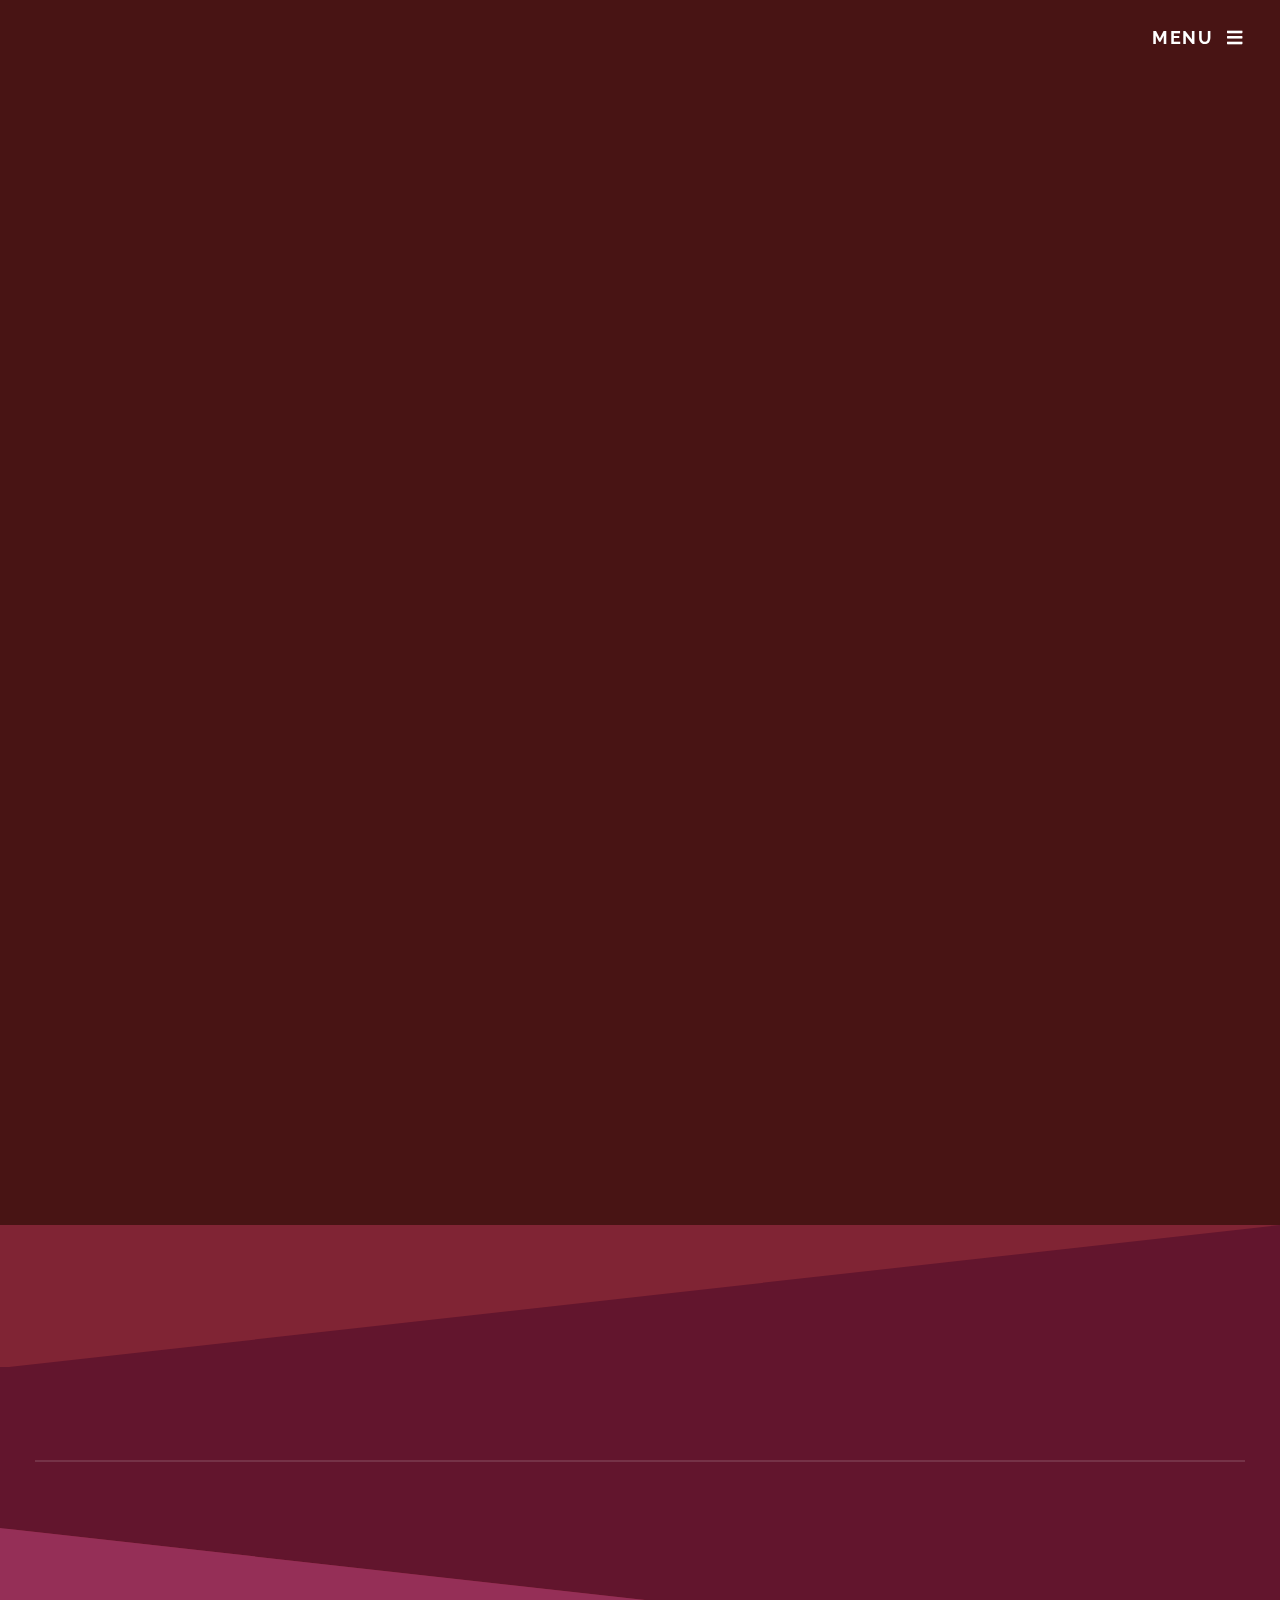
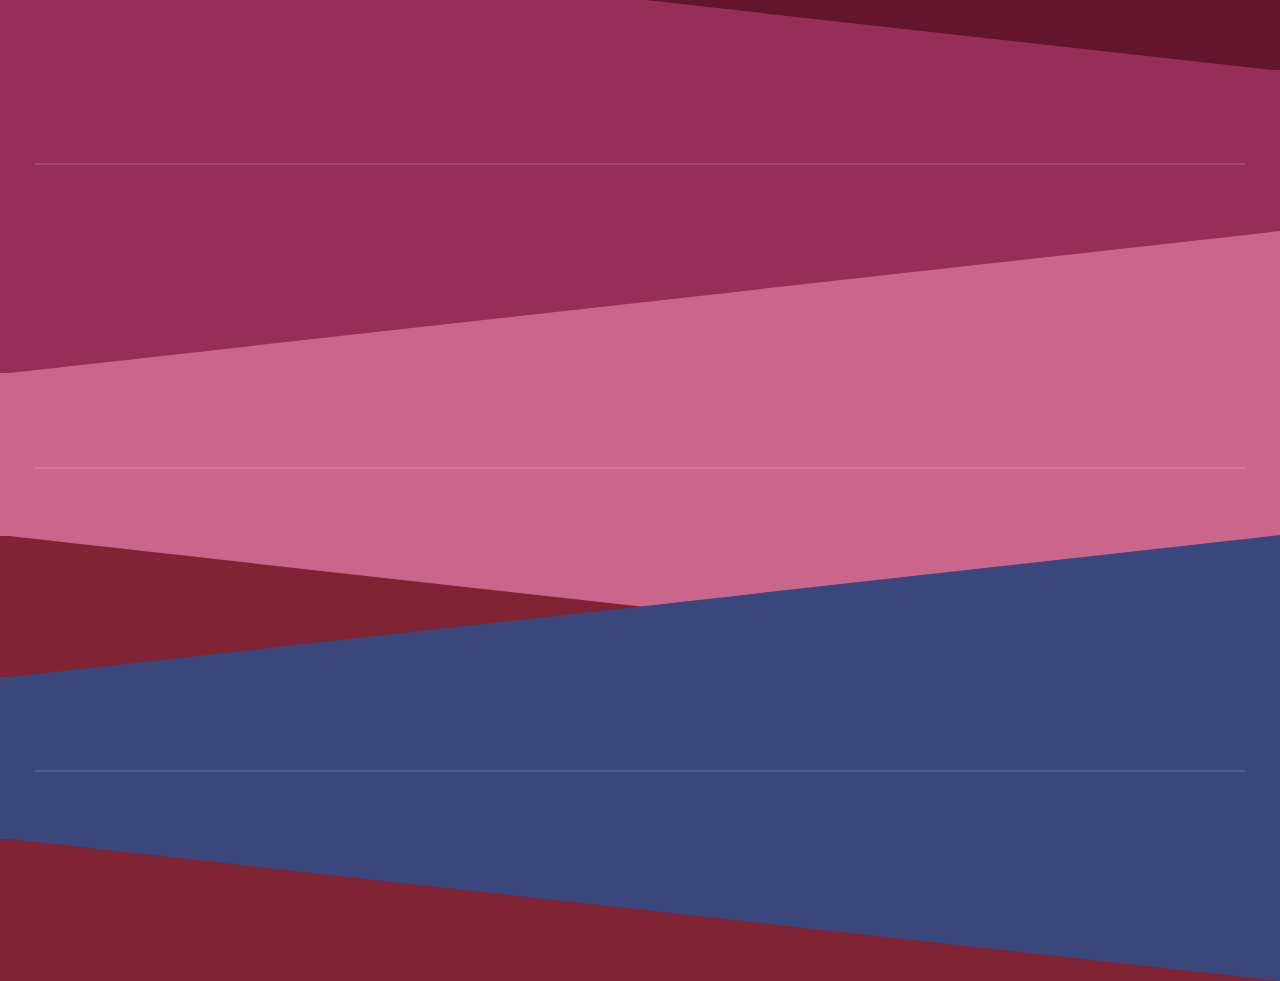
<file: html5up-solid-state/base.html>
<!DOCTYPE HTML>
<html>
	<head>
		<title>Gestion</title>
		<meta charset="utf-8" />
		<meta name="viewport" content="width=device-width, initial-scale=1, user-scalable=no" />
		<link rel="stylesheet" href="assets/css/main.css" />
		<noscript><link rel="stylesheet" href="assets/css/noscript.css" /></noscript>
	</head>
	<body class="is-preload">

		<!-- Page Wrapper -->
			<div id="page-wrapper">

				<!-- Header -->
					<header id="header" class="alt" >
						<h1>Escom Burritos</h1>
						<nav>
							<a href="#menu">Menu</a>
						</nav>
					</header>

				<!-- Menu -->
					<nav id="menu">
						<div class="inner">
							<h2>Menu</h2>
							<ul class="links">
								<li><a href="./index.html">Inicio</a></li>
								<li><a href="./Acta_constitutiva.html">Constitución legal de la empresa</a></li>
								<li><a href="./Estructura_Organizacional.html">Estructura Organizacional</a></li>
								<li><a href="./CMI_Gestion.html">CMI</a></li>
								<li><a href="./Innovación.html">Innovacion Tecnologíca</a></li>
								<li><a href="./Herramientas de gestión.html">Herramientas de gestión de capital humano y de calidad en la empresa.</a></li>
								<li>><a href="./Ley federal del trabajo.html">Relaciones Laborales según la Ley Federal del Trabajo</a></li>
								<li><a href="./Modelo_negocio.html">Modelo de Negocio</a></li>
							</ul>
							<a href="#" class="close">Close</a>
						</div>
					</nav>
				</nav>

			</nav>

			<!-- Banner -->
			<section id="banner">
				<div class="inner2">
					<p></p>
				</div>
			</div>
				<div class="inner">
				</div>
			</section>
			
				

				<!-- Wrapper -->
					<section id="wrapper">

						<!-- One -->
							<section id="one" class="wrapper spotlight style1">
								<div class="inner">
									<div class="content">
										<h2 class="major"></h2>
										<p></p>
									</div>
								</div>
							</section>

						<!-- Two -->
							<section id="two" class="wrapper alt spotlight style2">
								<div class="inner">
									<div class="content">
										<h2 class="major"></h2>
										<p></p>
									</div>
								</div>
							</section>

						<!-- Three -->
							<section id="three" class="wrapper spotlight style3">
								<div class="inner">
									<div class="content">
										<h2 class="major"></h2>
										<p></p>
									</div>
								</div>
							</section>

						<!-- Three -->
						<section id="three" class="wrapper spotlight style4">
							<div class="inner">
								<div class="content">
									<h2 class="major"></h2>
									<p></p>
								</div>
							</div>
						</section>
					</section>
			</div>

		<!-- Scripts -->
			<script src="assets/js/jquery.min.js"></script>
			<script src="assets/js/jquery.scrollex.min.js"></script>
			<script src="assets/js/browser.min.js"></script>
			<script src="assets/js/breakpoints.min.js"></script>
			<script src="assets/js/util.js"></script>
			<script src="assets/js/main.js"></script>

	</body>
</html>
</file>
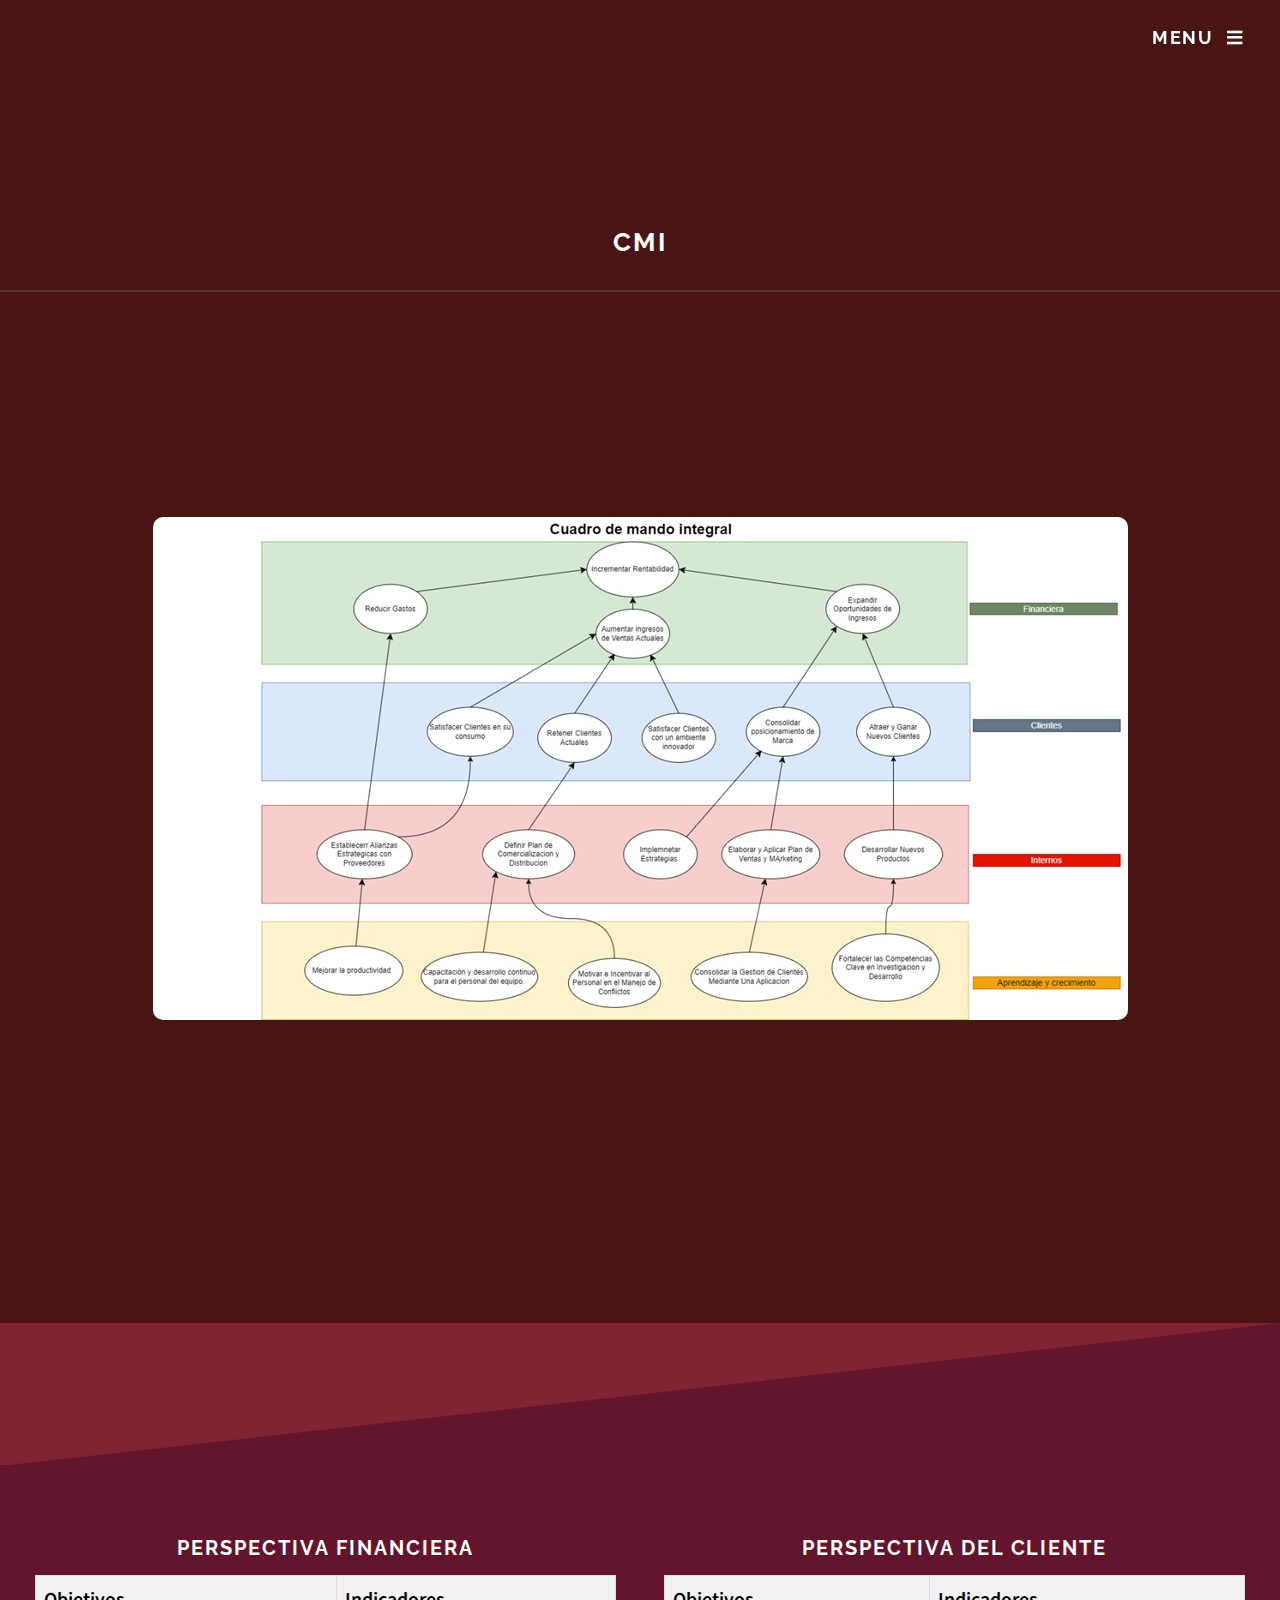
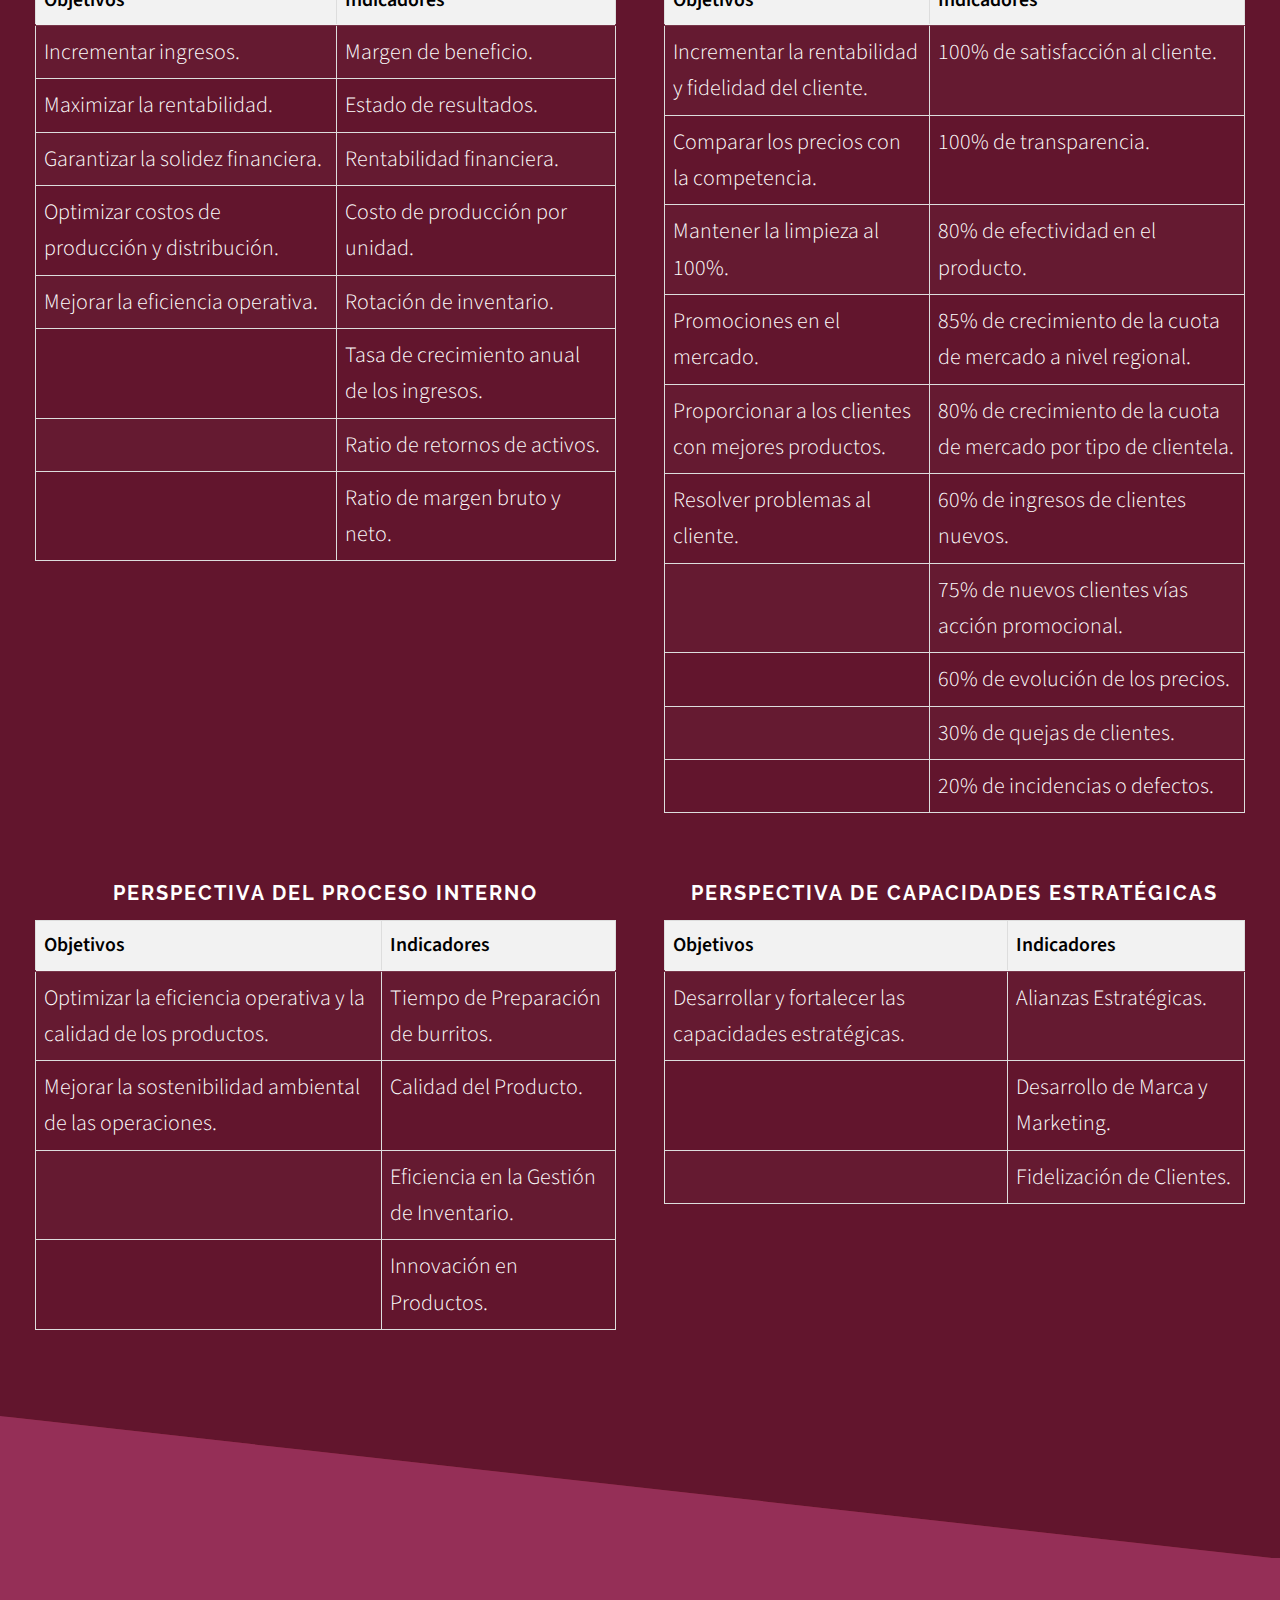
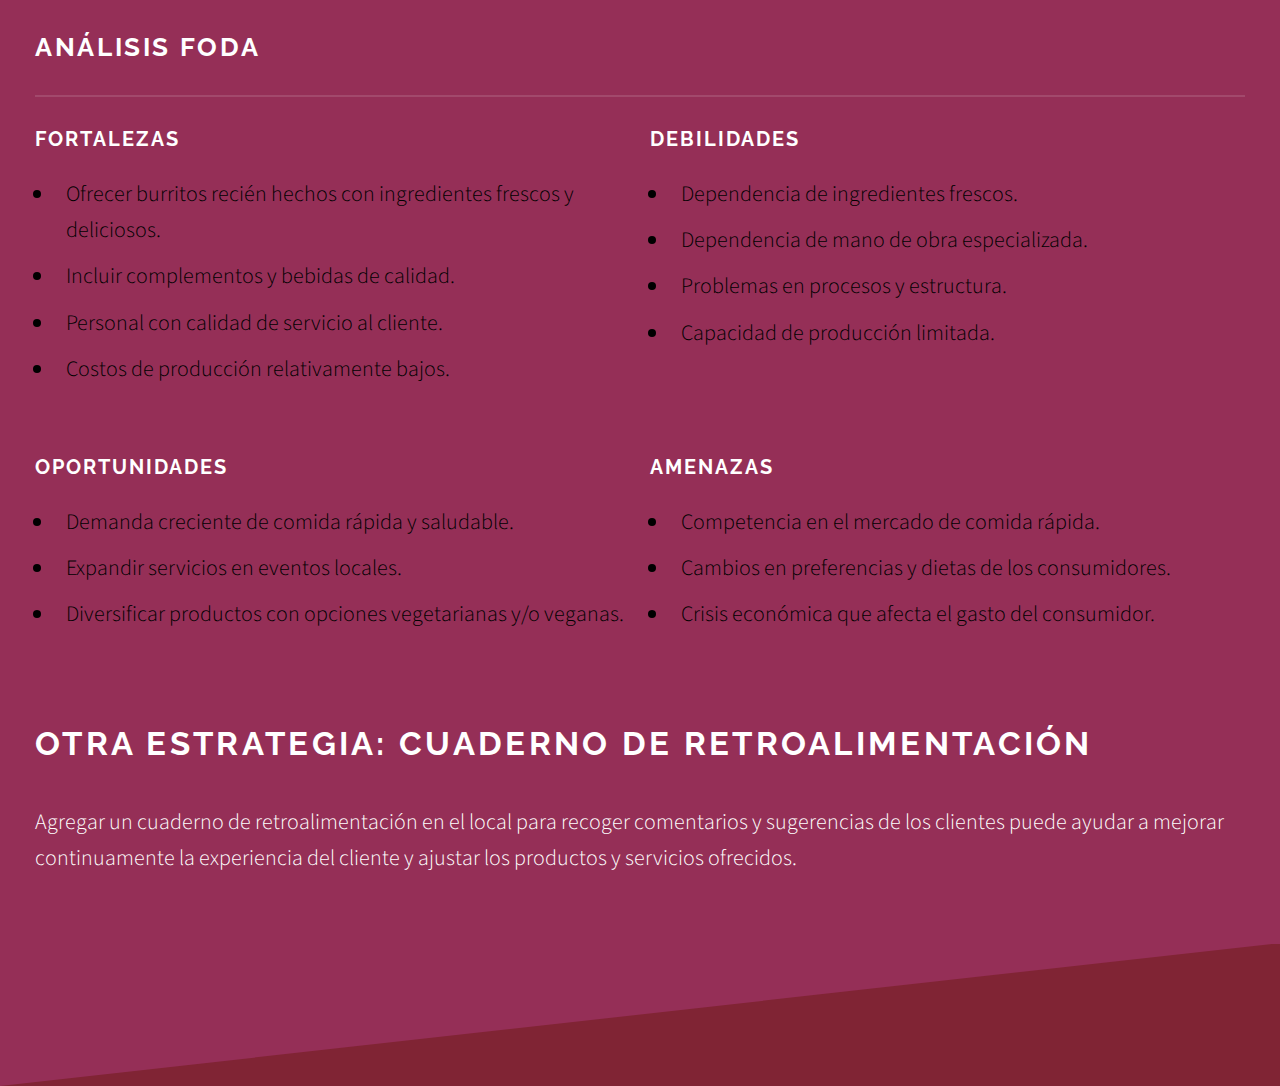
<file: html5up-solid-state/CMI_Gestion.html>
<!DOCTYPE HTML>
<html>
	<head>
		<title>Gestion estartegica CMI</title>
		<meta charset="utf-8" />
		<meta name="viewport" content="width=device-width, initial-scale=1, user-scalable=no" />
		<link rel="stylesheet" href="assets/css/main.css" />
		<noscript><link rel="stylesheet" href="assets/css/noscript.css" /></noscript>
	</head>
	<body class="is-preload">

		<!-- Page Wrapper -->
			<div id="page-wrapper">

				<!-- Header -->
					<header id="header" class="alt" >
						<h1>CMI</h1>
						<nav>
							<a href="#menu">Menu</a>
						</nav>
					</header>

				<!-- Menu -->
                <nav id="menu">
                    <div class="inner">
                        <h2>Menu</h2>
                        <ul class="links">
                            <li><a href="./index.html">Inicio</a></li>
                            <li><a href="./Acta_constitutiva.html">Constitución legal de la empresa</a></li>
                            <li><a href="./Estructura_Organizacional.html">Estructura Organizacional</a></li>
                            <li><a href="./CMI_Gestion.html">CMI</a></li>
                            <li><a href="./Innovación.html">Innovacion Tecnologíca</a></li>
                            <li><a href="./Herramientas de gestión.html">Herramientas de gestión de capital humano y de calidad en la empresa.</a></li>
                            <li>><a href="./Ley federal del trabajo.html">Relaciones Laborales según la Ley Federal del Trabajo</a></li>
                            <li><a href="./Modelo_negocio.html">Modelo de Negocio</a></li>
                        </ul>
                        <a href="#" class="close">Close</a>
                    </div>
                </nav>
            </nav>

			</nav>

	    <!-- Banner -->
        <section id="banner">
                <div class="content">
                    <h2 class="major" style="text-align: center;">CMI</h2>
                    </div>
        <div class="inner3">
            
            <img src="./images/imagenesburro/cmi.jpg" alt="Mapa" class="banner-image">
        </div>
    </section>


			
				

				<!-- Wrapper -->
					<section id="wrapper">

						  <!-- One -->
                          <section id="one" class="wrapper spotlight style1">
                            <div class="inner">
                                <div class="content">
                                    <div class="tables">
                                        <div class="table-wrapper">
                                            <h3>Perspectiva Financiera</h3>
                                            <table>
                                                <thead>
                                                    <tr>
                                                        <th class="negro">Objetivos</th>
                                                        <th class="negro">Indicadores</th>
                                                    </tr>
                                                </thead>
                                                <tbody>
                                                    <tr>
                                                        <td>Incrementar ingresos.</td>
                                                        <td>Margen de beneficio.</td>
                                                    </tr>
                                                    <tr>
                                                        <td>Maximizar la rentabilidad.</td>
                                                        <td>Estado de resultados.</td>
                                                    </tr>
                                                    <tr>
                                                        <td>Garantizar la solidez financiera.</td>
                                                        <td>Rentabilidad financiera.</td>
                                                    </tr>
                                                    <tr>
                                                        <td>Optimizar costos de producción y distribución.</td>
                                                        <td>Costo de producción por unidad.</td>
                                                    </tr>
                                                    <tr>
                                                        <td>Mejorar la eficiencia operativa.</td>
                                                        <td>Rotación de inventario.</td>
                                                    </tr>
                                                    <tr>
                                                        <td></td>
                                                        <td>Tasa de crecimiento anual de los ingresos.</td>
                                                    </tr>
                                                    <tr>
                                                        <td></td>
                                                        <td>Ratio de retornos de activos.</td>
                                                    </tr>
                                                    <tr>
                                                        <td></td>
                                                        <td>Ratio de margen bruto y neto.</td>
                                                    </tr>
                                                </tbody>
                                            </table>
                                        </div>
                
                                        <div class="table-wrapper">
                                            <h3>Perspectiva del Cliente</h3>
                                            <table>
                                                <thead>
                                                    <tr>
                                                        <th class="negro">Objetivos</th>
                                                        <th class="negro">Indicadores</th>
                                                    </tr>
                                                </thead>
                                                <tbody>
                                                    <tr>
                                                        <td>Incrementar la rentabilidad y fidelidad del cliente.</td>
                                                        <td>100% de satisfacción al cliente.</td>
                                                    </tr>
                                                    <tr>
                                                        <td>Comparar los precios con la competencia.</td>
                                                        <td>100% de transparencia.</td>
                                                    </tr>
                                                    <tr>
                                                        <td>Mantener la limpieza al 100%.</td>
                                                        <td>80% de efectividad en el producto.</td>
                                                    </tr>
                                                    <tr>
                                                        <td>Promociones en el mercado.</td>
                                                        <td>85% de crecimiento de la cuota de mercado a nivel regional.</td>
                                                    </tr>
                                                    <tr>
                                                        <td>Proporcionar a los clientes con mejores productos.</td>
                                                        <td>80% de crecimiento de la cuota de mercado por tipo de clientela.</td>
                                                    </tr>
                                                    <tr>
                                                        <td>Resolver problemas al cliente.</td>
                                                        <td>60% de ingresos de clientes nuevos.</td>
                                                    </tr>
                                                    <tr>
                                                        <td></td>
                                                        <td>75% de nuevos clientes vías acción promocional.</td>
                                                    </tr>
                                                    <tr>
                                                        <td></td>
                                                        <td>60% de evolución de los precios.</td>
                                                    </tr>
                                                    <tr>
                                                        <td></td>
                                                        <td>30% de quejas de clientes.</td>
                                                    </tr>
                                                    <tr>
                                                        <td></td>
                                                        <td>20% de incidencias o defectos.</td>
                                                    </tr>
                                                </tbody>
                                            </table>
                                        </div>
                
                                        <div class="table-wrapper">
                                            <h3>Perspectiva del Proceso Interno</h3>
                                            <table>
                                                <thead>
                                                    <tr>
                                                        <th class="negro">Objetivos</th>
                                                        <th class="negro">Indicadores</th>
                                                    </tr>
                                                </thead>
                                                <tbody>
                                                    <tr>
                                                        <td>Optimizar la eficiencia operativa y la calidad de los productos.</td>
                                                        <td>Tiempo de Preparación de burritos.</td>
                                                    </tr>
                                                    <tr>
                                                        <td>Mejorar la sostenibilidad ambiental de las operaciones.</td>
                                                        <td>Calidad del Producto.</td>
                                                    </tr>
                                                    <tr>
                                                        <td></td>
                                                        <td>Eficiencia en la Gestión de Inventario.</td>
                                                    </tr>
                                                    <tr>
                                                        <td></td>
                                                        <td>Innovación en Productos.</td>
                                                    </tr>
                                                </tbody>
                                            </table>
                                        </div>
                
                                        <div class="table-wrapper">
                                            <h3>Perspectiva de Capacidades Estratégicas</h3>
                                            <table>
                                                <thead>
                                                    <tr>
                                                        <th class="negro">Objetivos</th>
                                                        <th class="negro">Indicadores</th>
                                                    </tr>
                                                </thead>
                                                <tbody>
                                                    <tr>
                                                        <td>Desarrollar y fortalecer las capacidades estratégicas.</td>
                                                        <td>Alianzas Estratégicas.</td>
                                                    </tr>
                                                    <tr>
                                                        <td></td>
                                                        <td>Desarrollo de Marca y Marketing.</td>
                                                    </tr>
                                                    <tr>
                                                        <td></td>
                                                        <td>Fidelización de Clientes.</td>
                                                    </tr>
                                                </tbody>
                                            </table>
                                        </div>
                                    </div>
                                </div>
                            </div>
                        </section>
<!-- Two -->
<section id="two" class="wrapper alt spotlight style2">
    <div class="inner">
        <div class="content">
            <h2 class="major">Análisis FODA</h2>
            <div class="foda-grid">
                <div class="negro" class="foda-item">
                    <h3>Fortalezas</h3>
                    <ul>
                        <li>Ofrecer burritos recién hechos con ingredientes frescos y deliciosos.</li>
                        <li>Incluir complementos y bebidas de calidad.</li>
                        <li>Personal con calidad de servicio al cliente.</li>
                        <li>Costos de producción relativamente bajos.</li>
                    </ul>
                </div>
                <div class="negro" class="foda-item">
                    <h3>Debilidades</h3>
                    <ul>
                        <li>Dependencia de ingredientes frescos.</li>
                        <li>Dependencia de mano de obra especializada.</li>
                        <li>Problemas en procesos y estructura.</li>
                        <li>Capacidad de producción limitada.</li>
                    </ul>
                </div>
                <div class="negro" class="foda-item">
                    <h3>Oportunidades</h3>
                    <ul>
                        <li>Demanda creciente de comida rápida y saludable.</li>
                        <li>Expandir servicios en eventos locales.</li>
                        <li>Diversificar productos con opciones vegetarianas y/o veganas.</li>
                    </ul>
                </div>
                <div class="negro" class="foda-item">
                    <h3>Amenazas</h3>
                    <ul>
                        <li>Competencia en el mercado de comida rápida.</li>
                        <li>Cambios en preferencias y dietas de los consumidores.</li>
                        <li>Crisis económica que afecta el gasto del consumidor.</li>
                    </ul>
                </div>
            </div>
            <div class="extra-content">
                <h3>Otra estrategia: Cuaderno de Retroalimentación</h3>
                <p>Agregar un cuaderno de retroalimentación en el local para recoger comentarios y sugerencias de los clientes puede ayudar a mejorar continuamente la experiencia del cliente y ajustar los productos y servicios ofrecidos.</p>
            </div>
        </div>
    </div>
</section>

		<!-- Scripts -->
			<script src="assets/js/jquery.min.js"></script>
			<script src="assets/js/jquery.scrollex.min.js"></script>
			<script src="assets/js/browser.min.js"></script>
			<script src="assets/js/breakpoints.min.js"></script>
			<script src="assets/js/util.js"></script>
			<script src="assets/js/main.js"></script>

	</body>
</html>
</file>
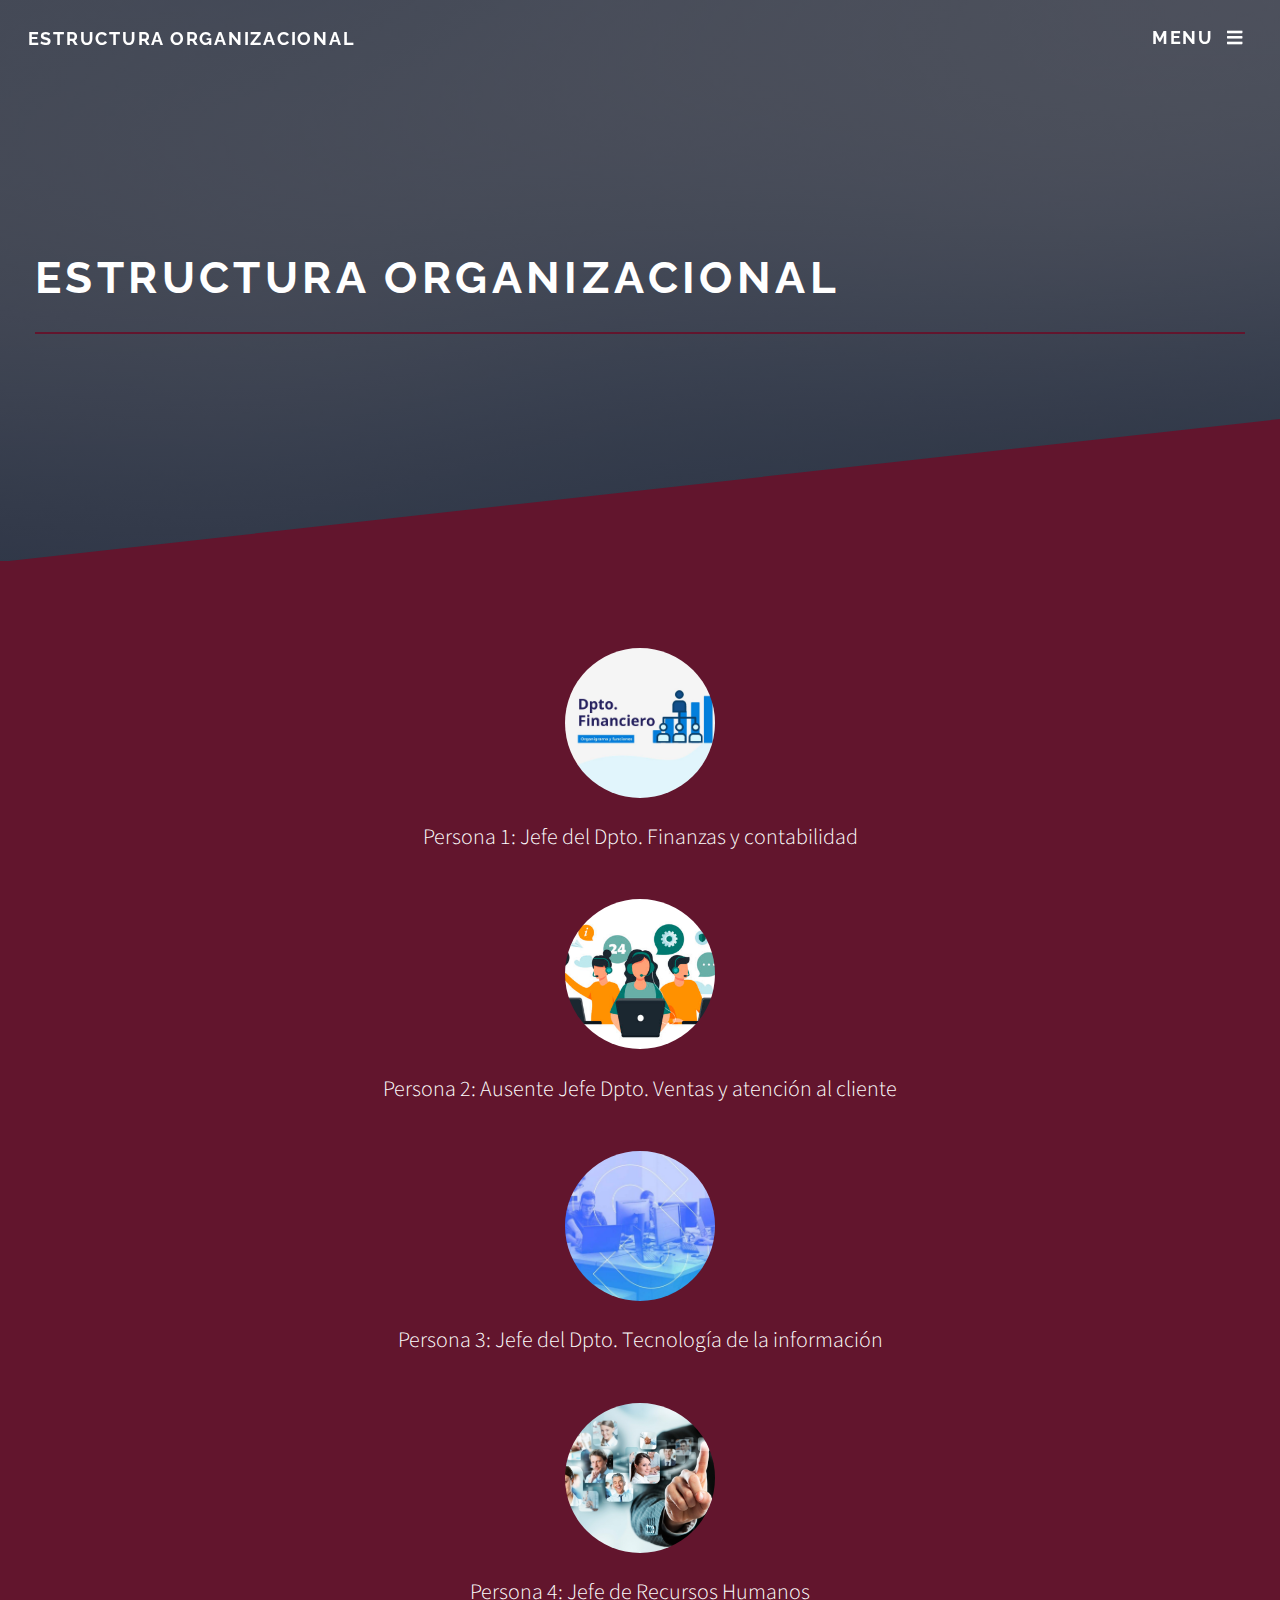
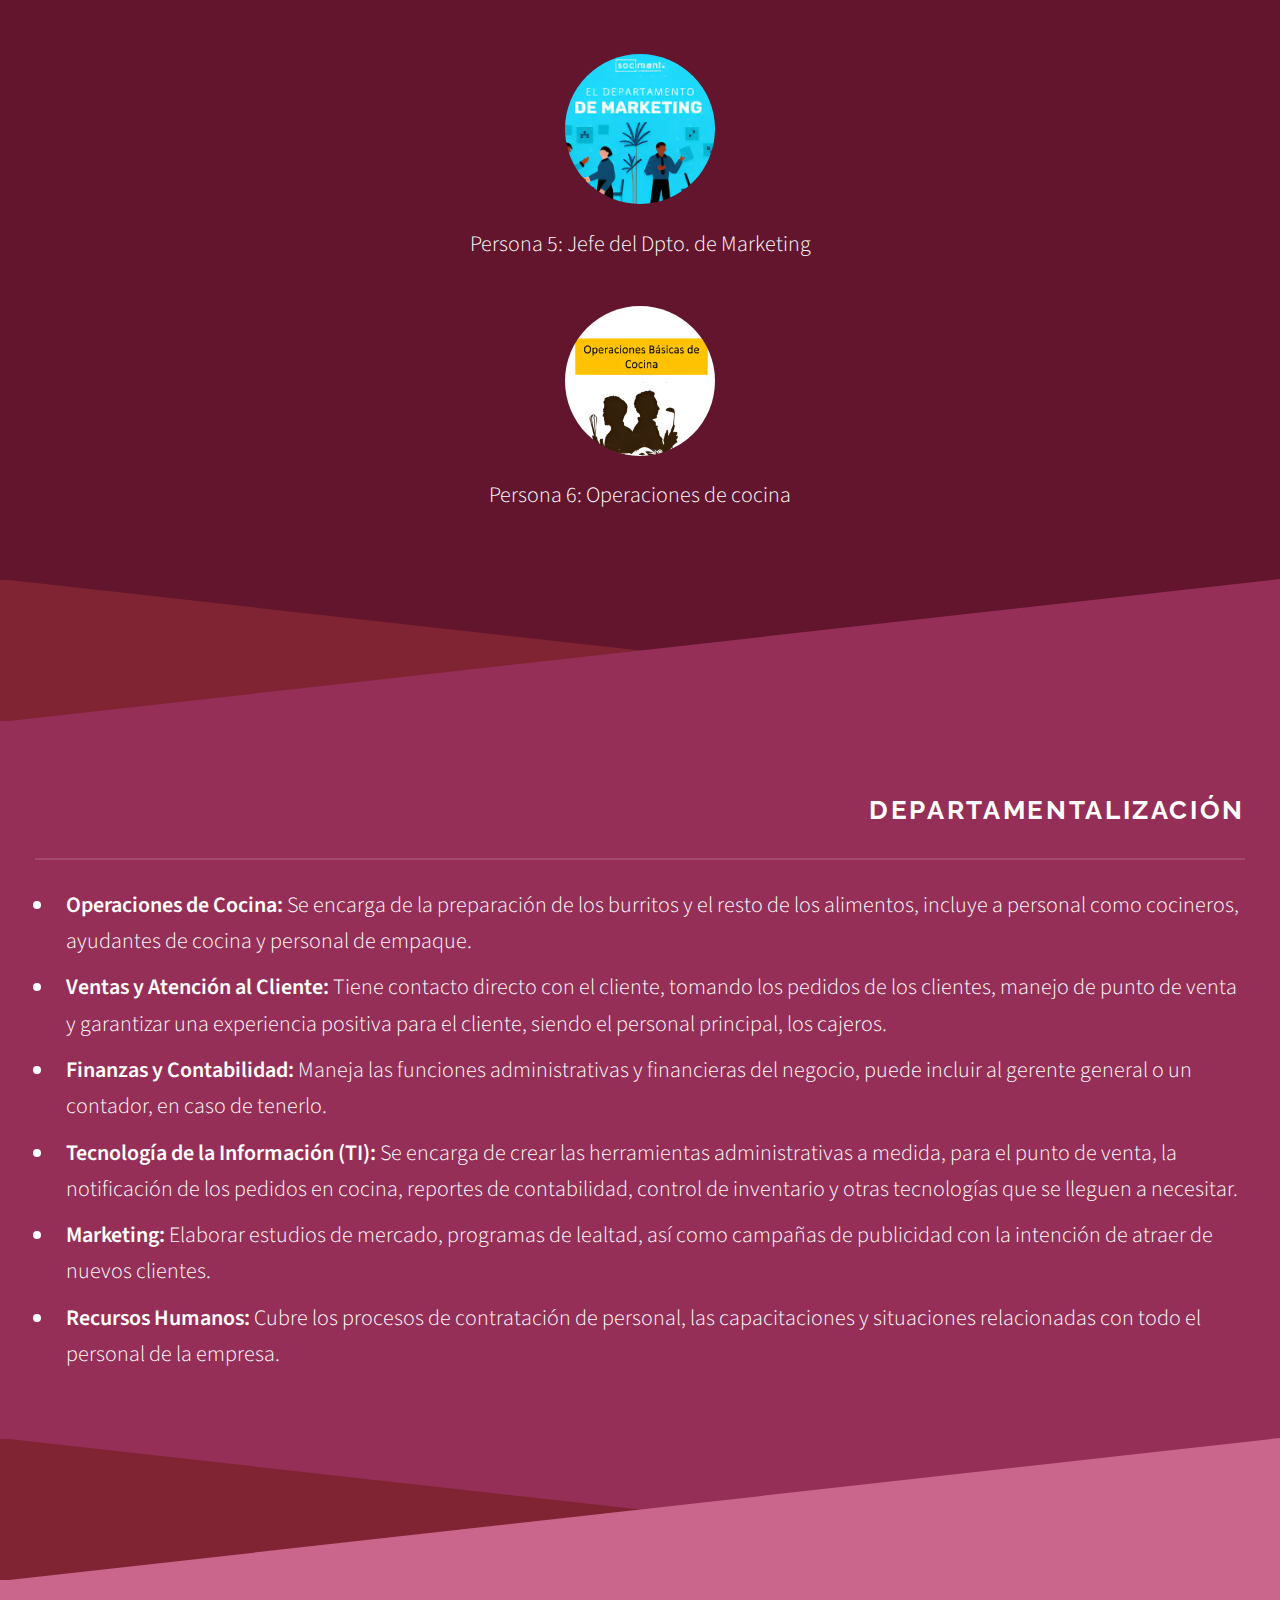
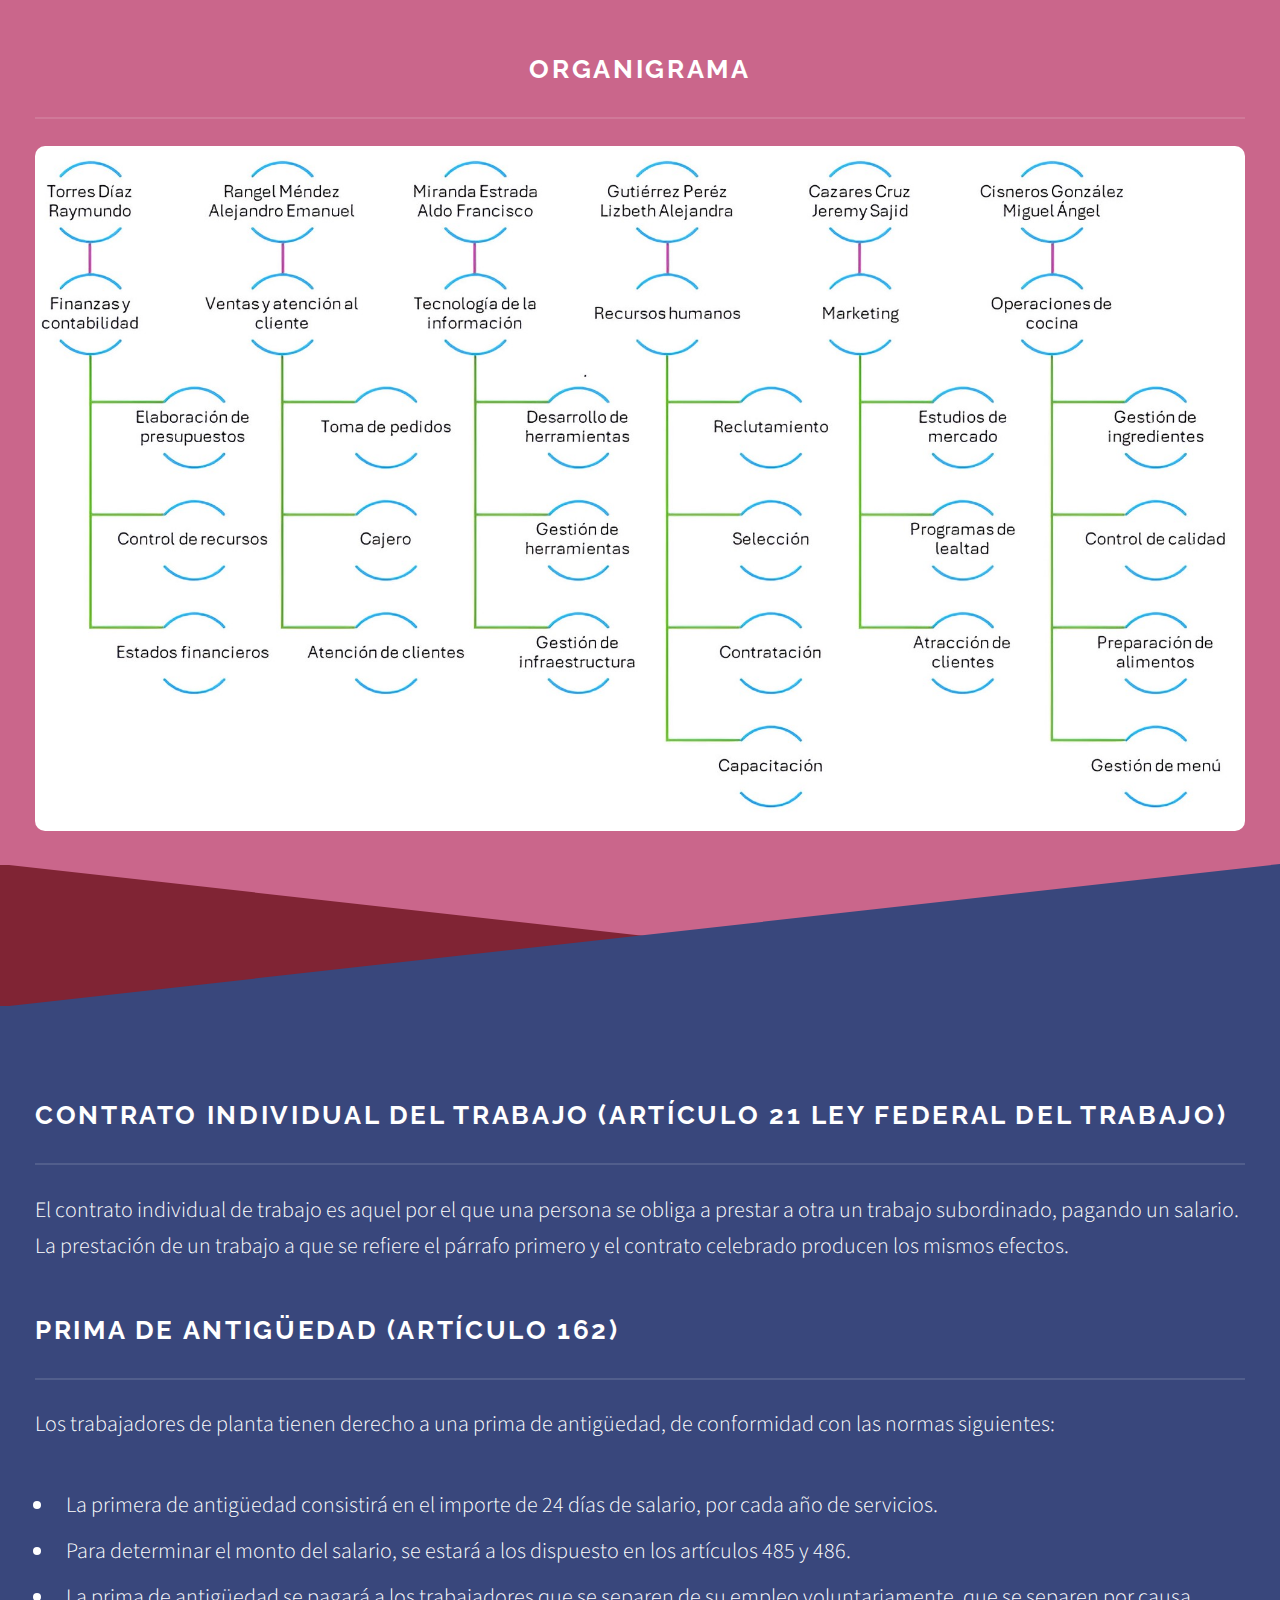
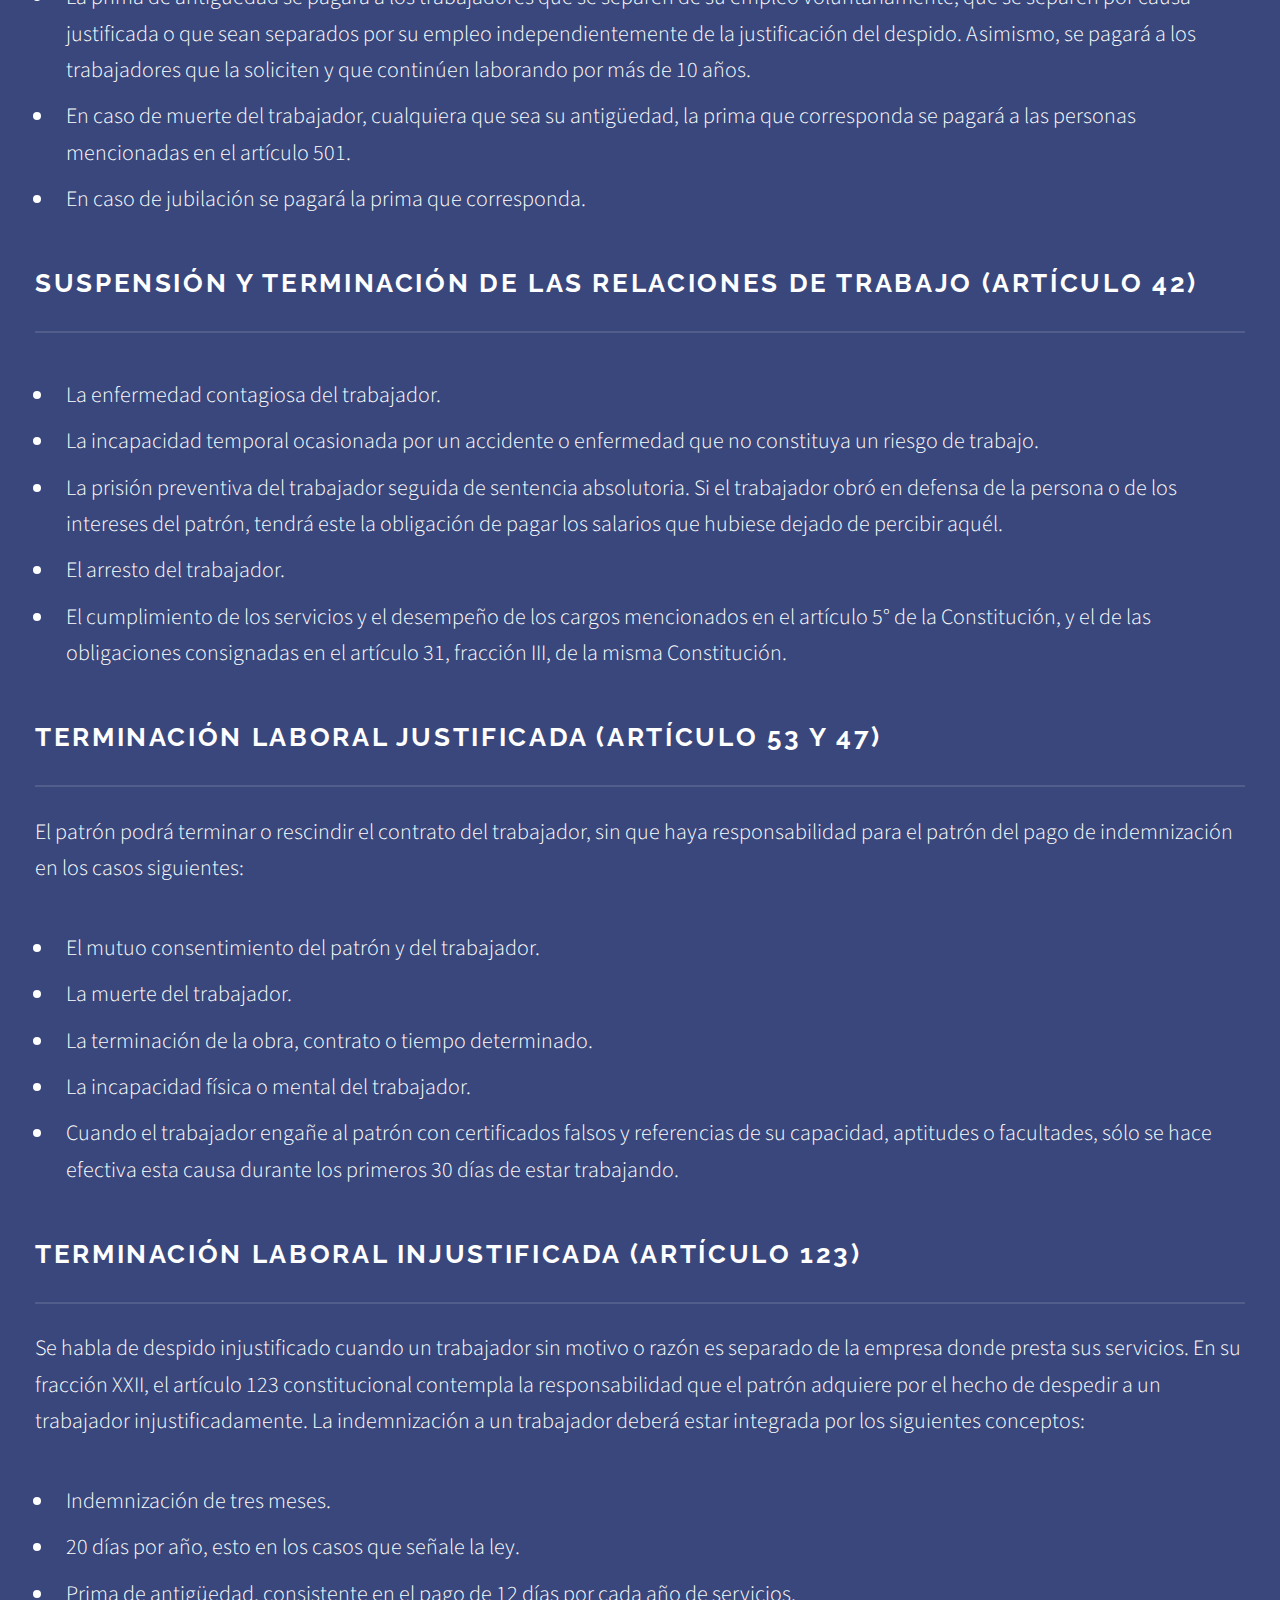
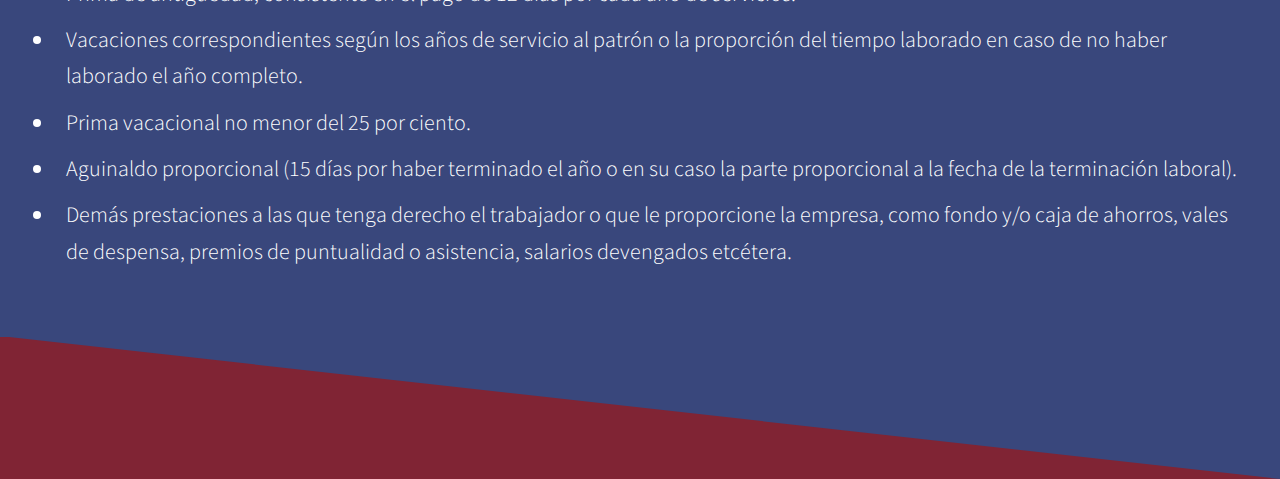
<file: html5up-solid-state/Estructura_Organizacional.html>
<!DOCTYPE HTML>
<html>
	<head>
		<title>Estructura organizacional</title>
		<meta charset="utf-8" />
		<meta name="viewport" content="width=device-width, initial-scale=1, user-scalable=no" />
		<link rel="stylesheet" href="assets/css/main.css" />
		<noscript><link rel="stylesheet" href="assets/css/noscript.css" /></noscript>
	</head>
	<body class="is-preload">

		<!-- Page Wrapper -->
			<div id="page-wrapper">

				<!-- Header -->
					<header id="header">
						<h1>Estructura Organizacional</h1>
						<nav>
							<a href="#menu">Menu</a>
						</nav>
					</header>

				<!-- Menu -->
                <nav id="menu">
                    <div class="inner">
                        <h2>Menu</h2>
                        <ul class="links">
                            <li><a href="./index.html">Inicio</a></li>
                            <li><a href="./Acta_constitutiva.html">Constitución legal de la empresa</a></li>
                            <li><a href="./Estructura_Organizacional.html">Estructura Organizacional</a></li>
                            <li><a href="./CMI_Gestion.html">CMI</a></li>
                            <li><a href="./Innovación.html">Innovacion Tecnologíca</a></li>
                            <li><a href="./Herramientas de gestión.html">Herramientas de gestión de capital humano y de calidad en la empresa.</a></li>
                            <li>><a href="./Ley federal del trabajo.html">Relaciones Laborales según la Ley Federal del Trabajo</a></li>
                            <li><a href="./Modelo_negocio.html">Modelo de Negocio</a></li>
                        </ul>
                        <a href="#" class="close">Close</a>
                    </div>
                </nav>

				
    <!-- Wrapper -->
    <section id="wrapper">
        <header>
            <div class="inner">
                <h2>Estructura Organizacional</h2>
            </div>
        </header>

        <!-- One -->
        <section id="one" class="wrapper spotlight style1">
            <div class="inner">
                <div class="content">
                    <div class="team-member">
                        <img src="./images/imagenesburro/finanza.jpg" alt="Persona 1" class="rounded">
                        <p>Persona 1: Jefe del Dpto. Finanzas y contabilidad</p>
                    </div>
                    <div class="team-member">
                        <img src="./images/imagenesburro/mejorar-las-ventas-y-la-atencion-al-cliente-con-chat-en-vivo.png" alt="Persona 2" class="rounded">
                        <p>Persona 2: Ausente Jefe Dpto. Ventas y atención al cliente</p>
                    </div>
                    <div class="team-member">
                        <img src="./images/imagenesburro/departamento-de-informatica-1-1024x640.jpg" alt="Persona 3" class="rounded">
                        <p>Persona 3: Jefe del Dpto. Tecnología de la información</p>
                    </div>
                    <div class="team-member">
                        <img src="./images/imagenesburro/recursos.jpg" alt="Persona 4" class="rounded">
                        <p>Persona 4: Jefe de Recursos Humanos</p>
                    </div>
                    <div class="team-member">
                        <img src="./images/imagenesburro/marketing.jpeg" alt="Persona 5" class="rounded">
                        <p>Persona 5: Jefe del Dpto. de Marketing</p>
                    </div>
                    <div class="team-member">
                        <img src="./images/imagenesburro/cocina.png" alt="Persona 6" class="rounded">
                        <p>Persona 6: Operaciones de cocina</p>
                    </div>
                </div>
            </div>
        </section>

        <!-- Two -->
        <section id="two" class="wrapper spotlight style2">
            <div class="inner">
                <div class="content">
                    <h2 class="major">Departamentalización</h2>
                    <ul>
                        <li><strong>Operaciones de Cocina:</strong> Se encarga de la preparación de los burritos y el resto de los alimentos, incluye a personal como cocineros, ayudantes de cocina y personal de empaque.</li>
                        <li><strong>Ventas y Atención al Cliente:</strong> Tiene contacto directo con el cliente, tomando los pedidos de los clientes, manejo de punto de venta y garantizar una experiencia positiva para el cliente, siendo el personal principal, los cajeros.</li>
                        <li><strong>Finanzas y Contabilidad:</strong> Maneja las funciones administrativas y financieras del negocio, puede incluir al gerente general o un contador, en caso de tenerlo.</li>
                        <li><strong>Tecnología de la Información (TI):</strong> Se encarga de crear las herramientas administrativas a medida, para el punto de venta, la notificación de los pedidos en cocina, reportes de contabilidad, control de inventario y otras tecnologías que se lleguen a necesitar.</li>
                        <li><strong>Marketing:</strong> Elaborar estudios de mercado, programas de lealtad, así como campañas de publicidad con la intención de atraer de nuevos clientes.</li>
                        <li><strong>Recursos Humanos:</strong> Cubre los procesos de contratación de personal, las capacitaciones y situaciones relacionadas con todo el personal de la empresa.</li>
                    </ul>
                </div>
            </div>
        </section>

        <!-- Three -->
        <section id="three" class="wrapper spotlight style3">
            <div class="inner">
                <div class="content">
                    <h2 class="major">Organigrama</h2>
                    <img src="./images/imagenesburro/organigrama.jpeg" alt="Organigrama" class="organigrama">
                </div>
            </div>
        </section>

        <!-- Four -->
        <section id="four" class="wrapper spotlight style4">
            <div class="inner">
                <div class="content">
                    <h2 class="major">Contrato individual del trabajo (Artículo 21 Ley Federal del Trabajo)</h2>
                    <p>El contrato individual de trabajo es aquel por el que una persona se obliga a prestar a otra un trabajo subordinado, pagando un salario. La prestación de un trabajo a que se refiere el párrafo primero y el contrato celebrado producen los mismos efectos.</p>

                    <h2 class="major">Prima de antigüedad (Artículo 162)</h2>
                    <p>Los trabajadores de planta tienen derecho a una prima de antigüedad, de conformidad con las normas siguientes:
                    <ul>
                        <li>La primera de antigüedad consistirá en el importe de 24 días de salario, por cada año de servicios.</li>
                        <li>Para determinar el monto del salario, se estará a los dispuesto en los artículos 485 y 486.</li>
                        <li>La prima de antigüedad se pagará a los trabajadores que se separen de su empleo voluntariamente, que se separen por causa justificada o que sean separados por su empleo independientemente de la justificación del despido. Asimismo, se pagará a los trabajadores que la soliciten y que continúen laborando por más de 10 años.</li>
                        <li>En caso de muerte del trabajador, cualquiera que sea su antigüedad, la prima que corresponda se pagará a las personas mencionadas en el artículo 501.</li>
                        <li>En caso de jubilación se pagará la prima que corresponda.</li>
                    </ul></p>

                    <h2 class="major">Suspensión y terminación de las relaciones de trabajo (artículo 42)</h2>
                    <p>
                    <ul>
                        <li>La enfermedad contagiosa del trabajador.</li>
                        <li>La incapacidad temporal ocasionada por un accidente o enfermedad que no constituya un riesgo de trabajo.</li>
                        <li>La prisión preventiva del trabajador seguida de sentencia absolutoria. Si el trabajador obró en defensa de la persona o de los intereses del patrón, tendrá este la obligación de pagar los salarios que hubiese dejado de percibir aquél.</li>
                        <li>El arresto del trabajador.</li>
                        <li>El cumplimiento de los servicios y el desempeño de los cargos mencionados en el artículo 5° de la Constitución, y el de las obligaciones consignadas en el artículo 31, fracción III, de la misma Constitución.</li>
                    </ul></p>

                    <h2 class="major">Terminación laboral justificada (artículo 53 y 47)</h2>
                    <p>El patrón podrá terminar o rescindir el contrato del trabajador, sin que haya responsabilidad para el patrón del pago de indemnización en los casos siguientes:
                    <ul>
                        <li>El mutuo consentimiento del patrón y del trabajador.</li>
                        <li>La muerte del trabajador.</li>
                        <li>La terminación de la obra, contrato o tiempo determinado.</li>
                        <li>La incapacidad física o mental del trabajador.</li>
                        <li>Cuando el trabajador engañe al patrón con certificados falsos y referencias de su capacidad, aptitudes o facultades, sólo se hace efectiva esta causa durante los primeros 30 días de estar trabajando.</li>
                    </ul></p>

                    <h2 class="major">Terminación laboral injustificada (artículo 123)</h2>
                    <p>Se habla de despido injustificado cuando un trabajador sin motivo o razón es separado de la empresa donde presta sus servicios. En su fracción XXII, el artículo 123 constitucional contempla la responsabilidad que el patrón adquiere por el hecho de despedir a un trabajador injustificadamente.
                    La indemnización a un trabajador deberá estar integrada por los siguientes conceptos:
                    <ul>
                        <li>Indemnización de tres meses.</li>
                        <li>20 días por año, esto en los casos que señale la ley.</li>
                        <li>Prima de antigüedad, consistente en el pago de 12 días por cada año de servicios.</li>
                        <li>Vacaciones correspondientes según los años de servicio al patrón o la proporción del tiempo laborado en caso de no haber laborado el año completo.</li>
                        <li>Prima vacacional no menor del 25 por ciento.</li>
                        <li>Aguinaldo proporcional (15 días por haber terminado el año o en su caso la parte proporcional a la fecha de la terminación laboral).</li>
                        <li>Demás prestaciones a las que tenga derecho el trabajador o que le proporcione la empresa, como fondo y/o caja de ahorros, vales de despensa, premios de puntualidad o asistencia, salarios devengados etcétera.</li>
                    </ul></p>
                </div>
            </div>
        </section>

		<!-- Scripts -->
			<script src="assets/js/jquery.min.js"></script>
			<script src="assets/js/jquery.scrollex.min.js"></script>
			<script src="assets/js/browser.min.js"></script>
			<script src="assets/js/breakpoints.min.js"></script>
			<script src="assets/js/util.js"></script>
			<script src="assets/js/main.js"></script>

	</body>
</html>
</file>
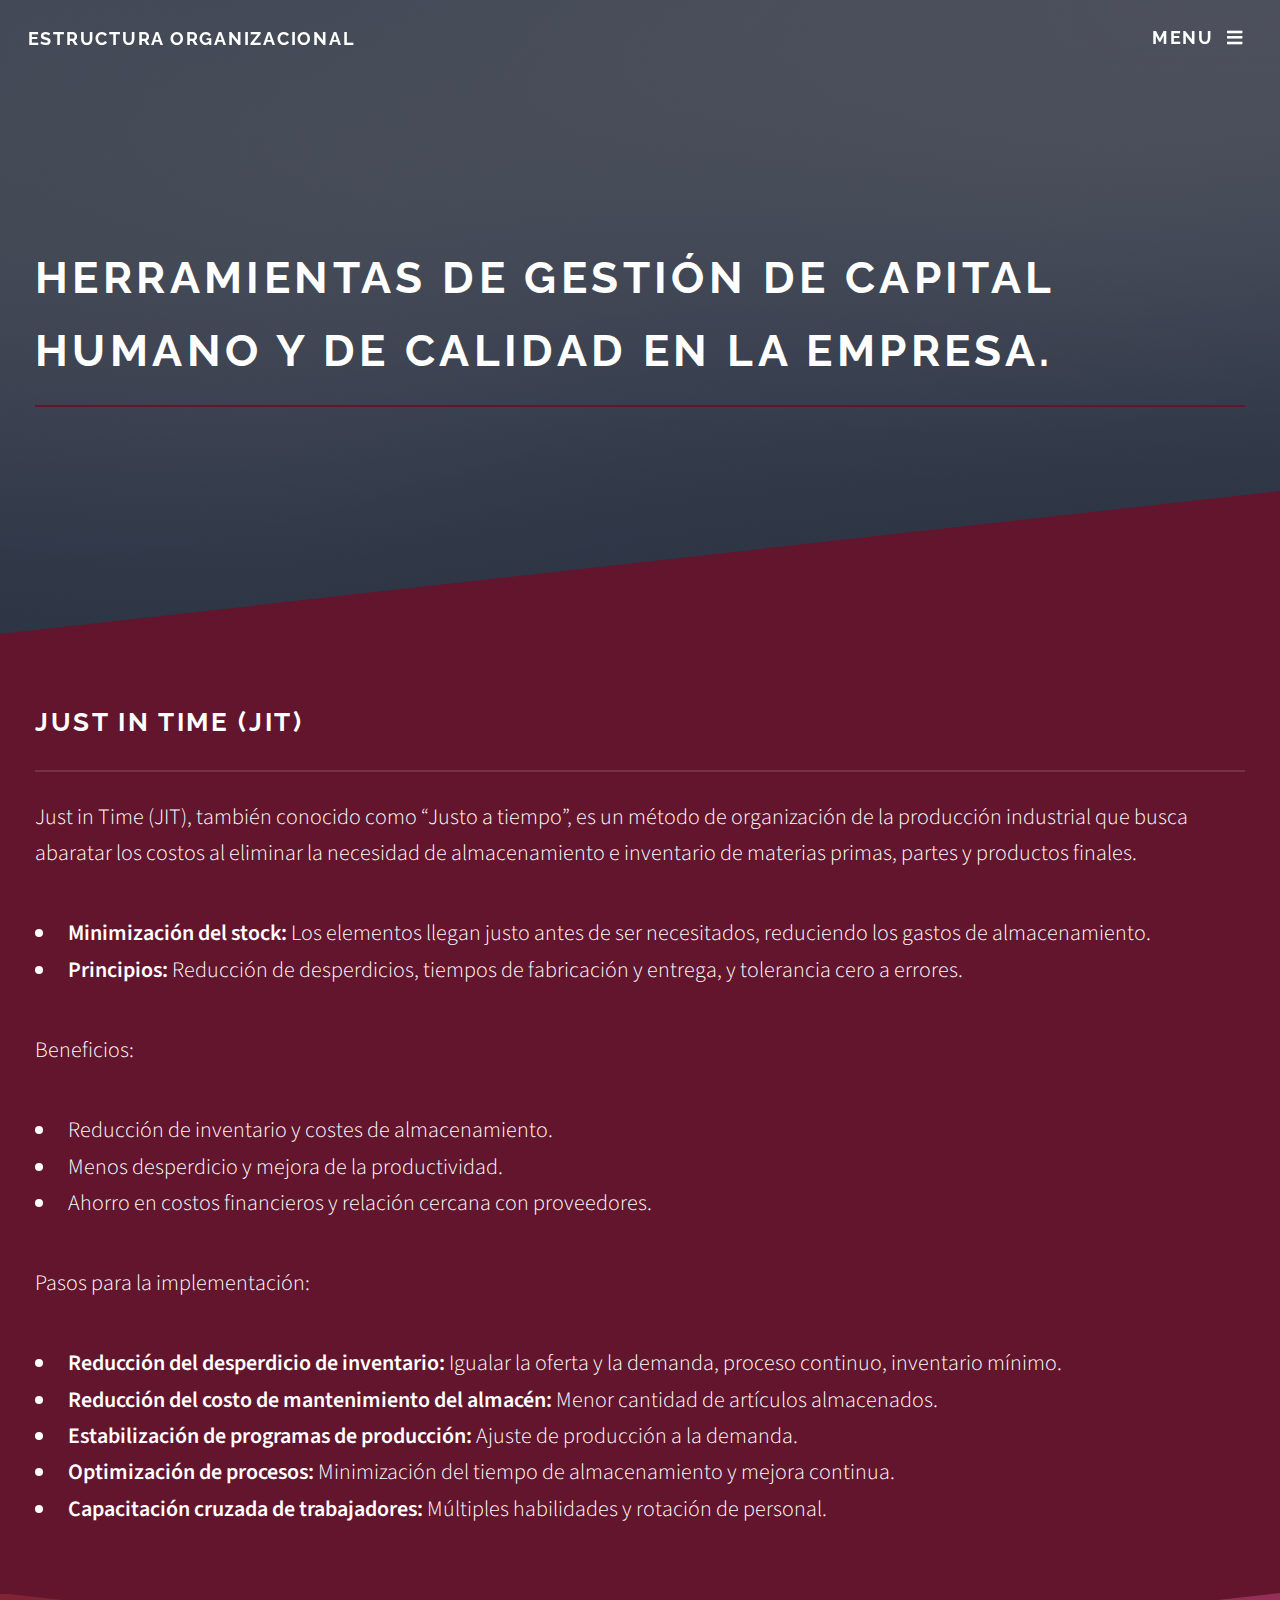
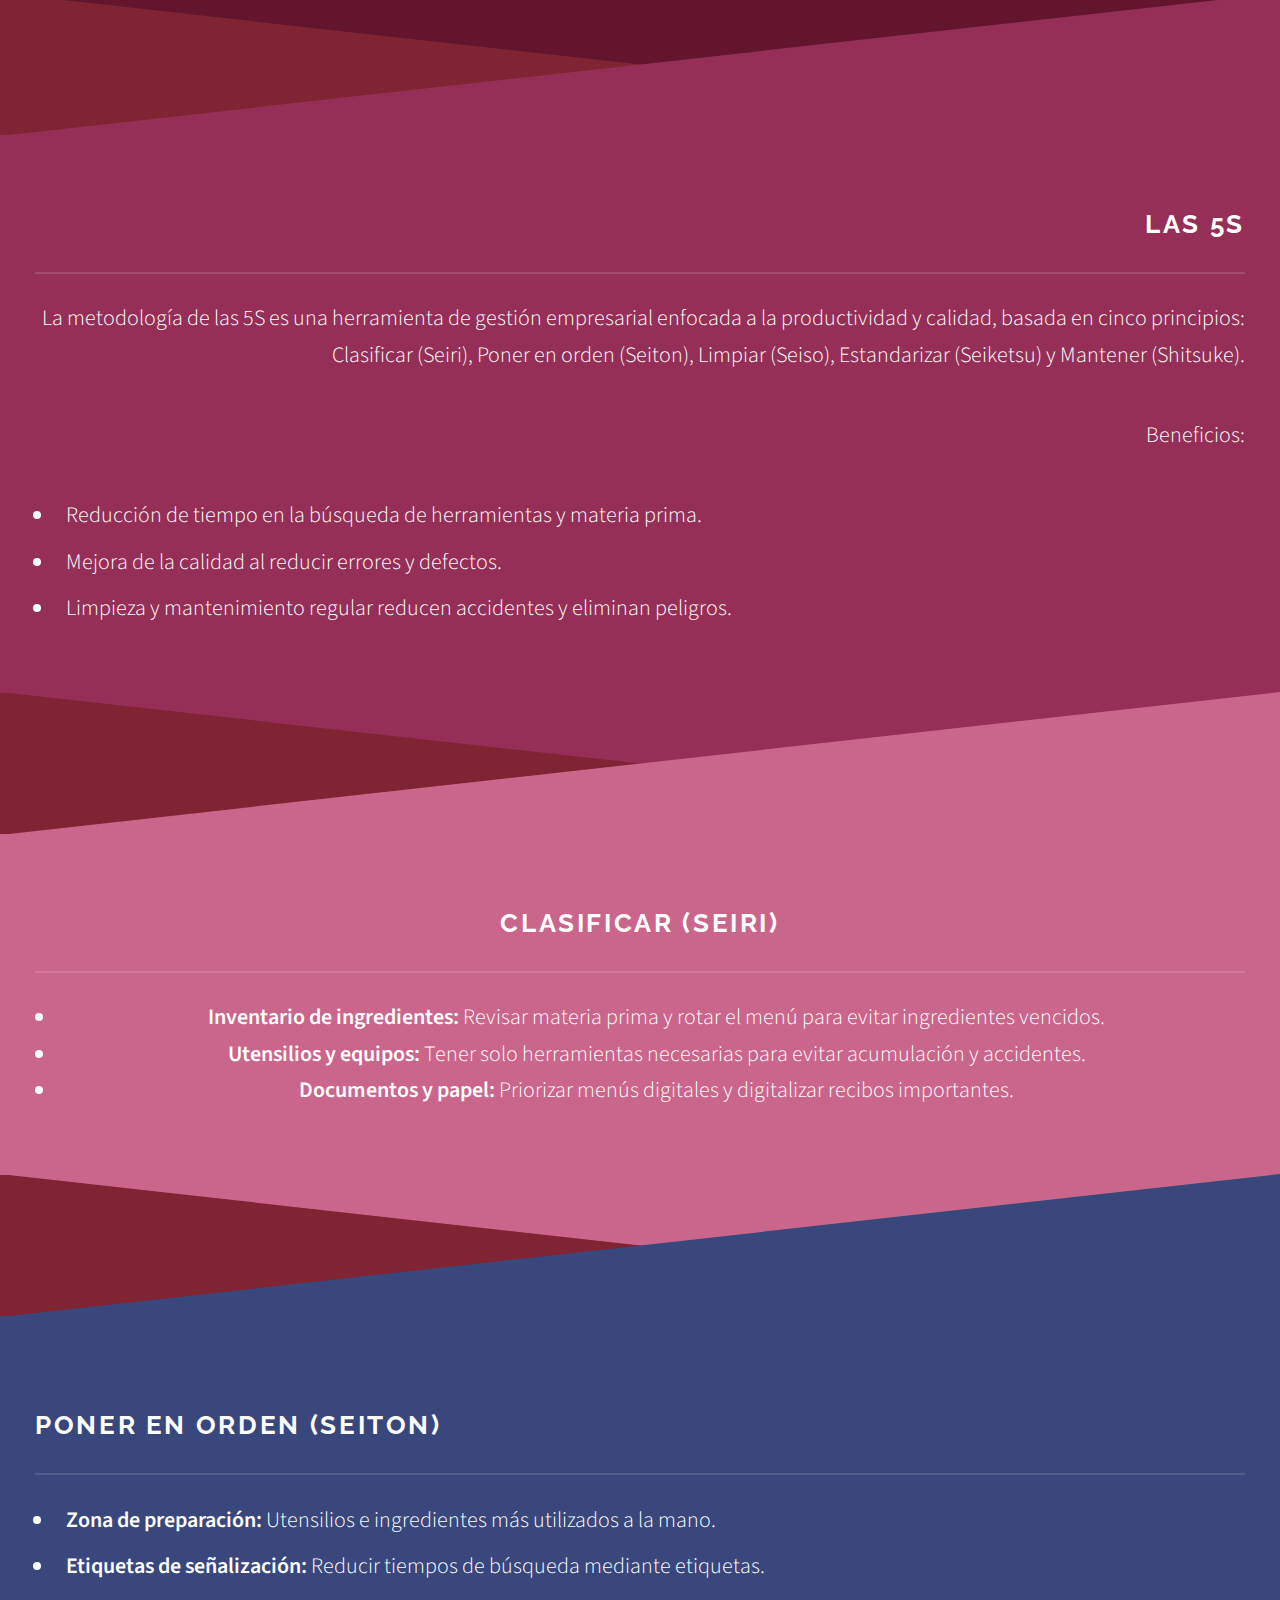
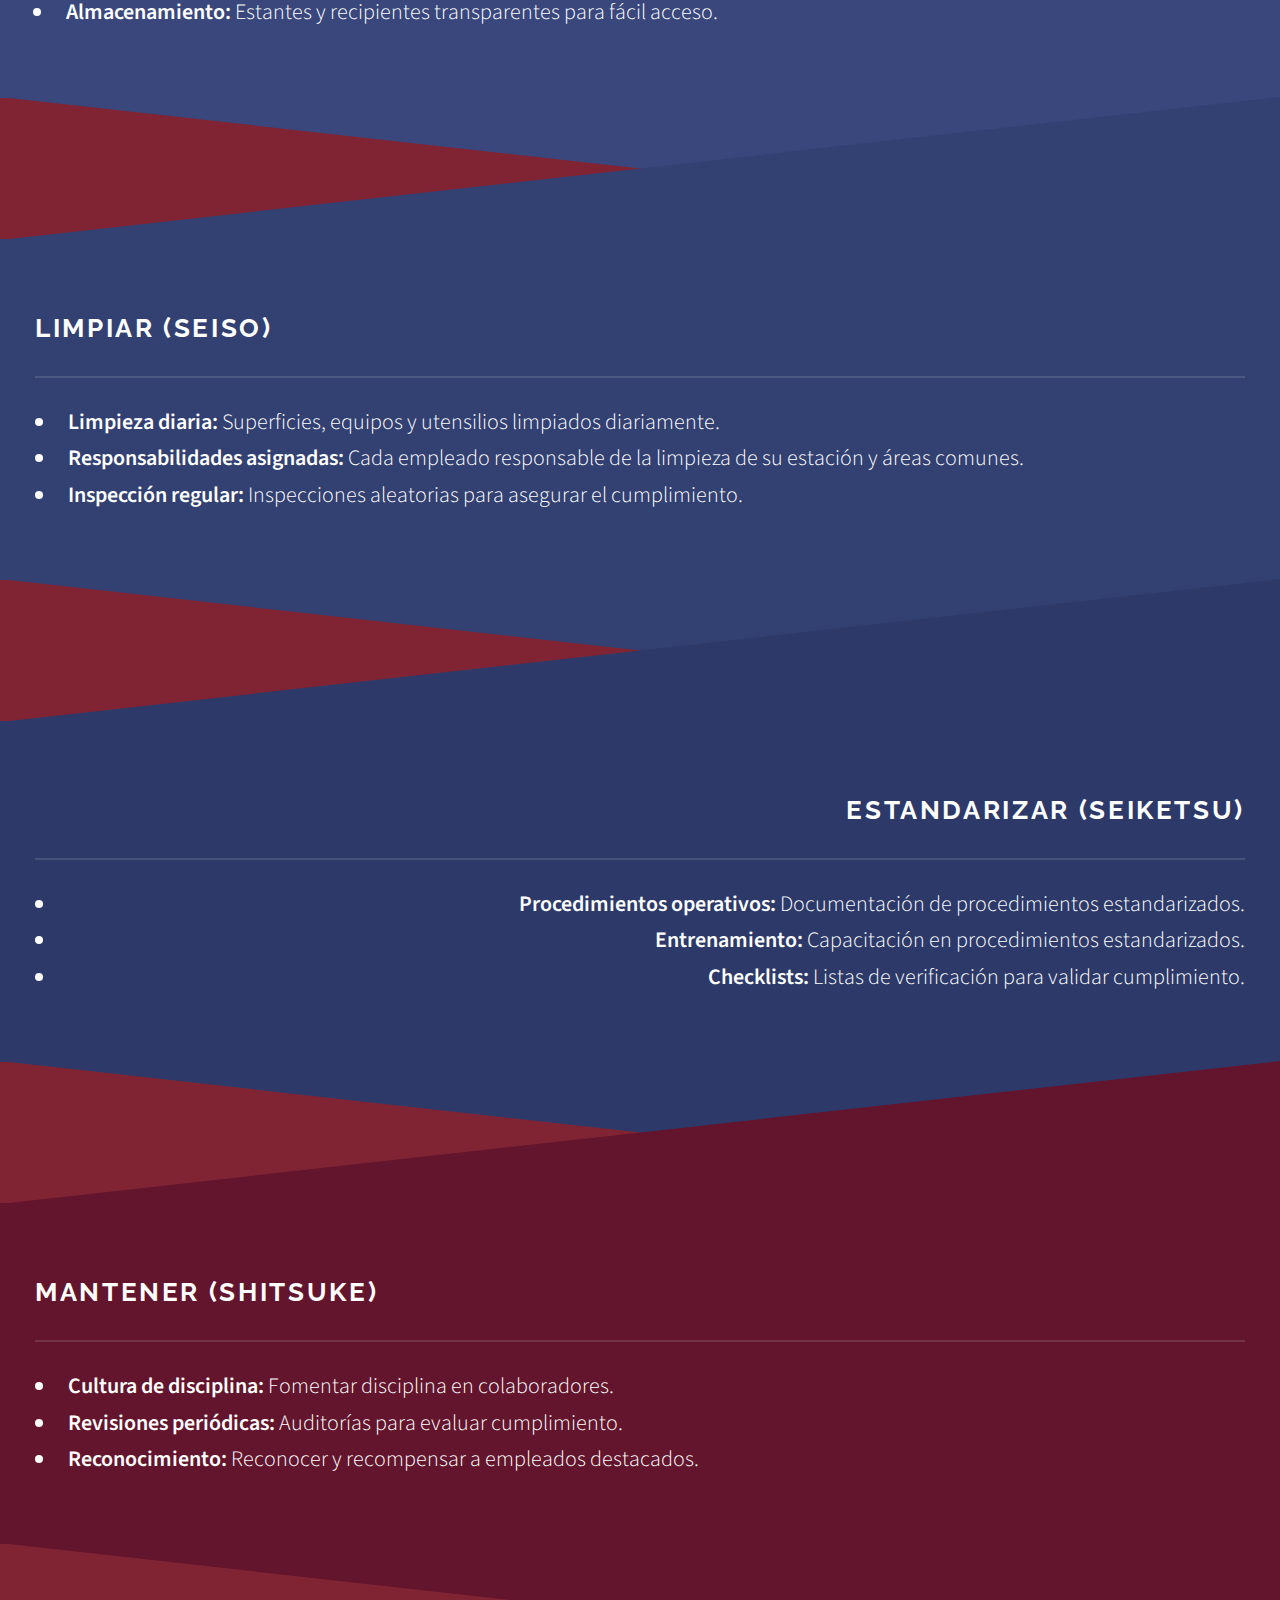
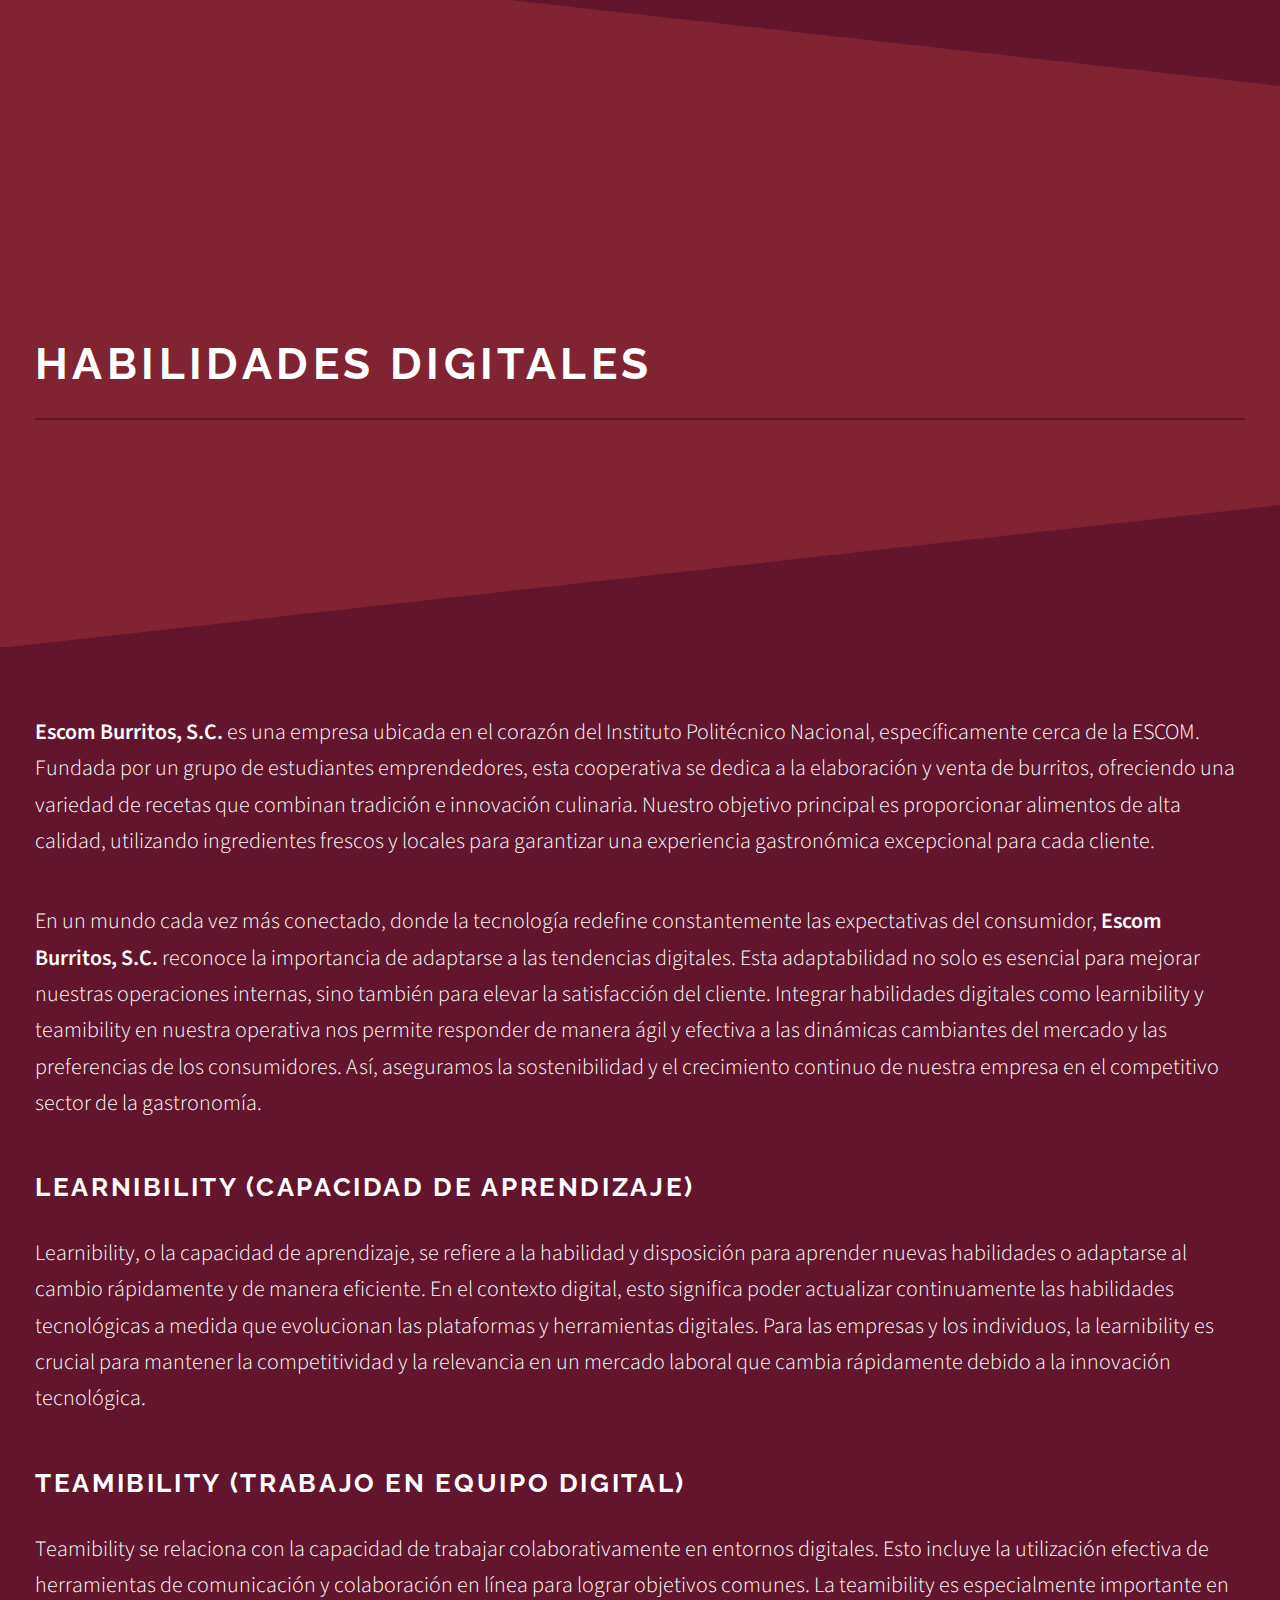
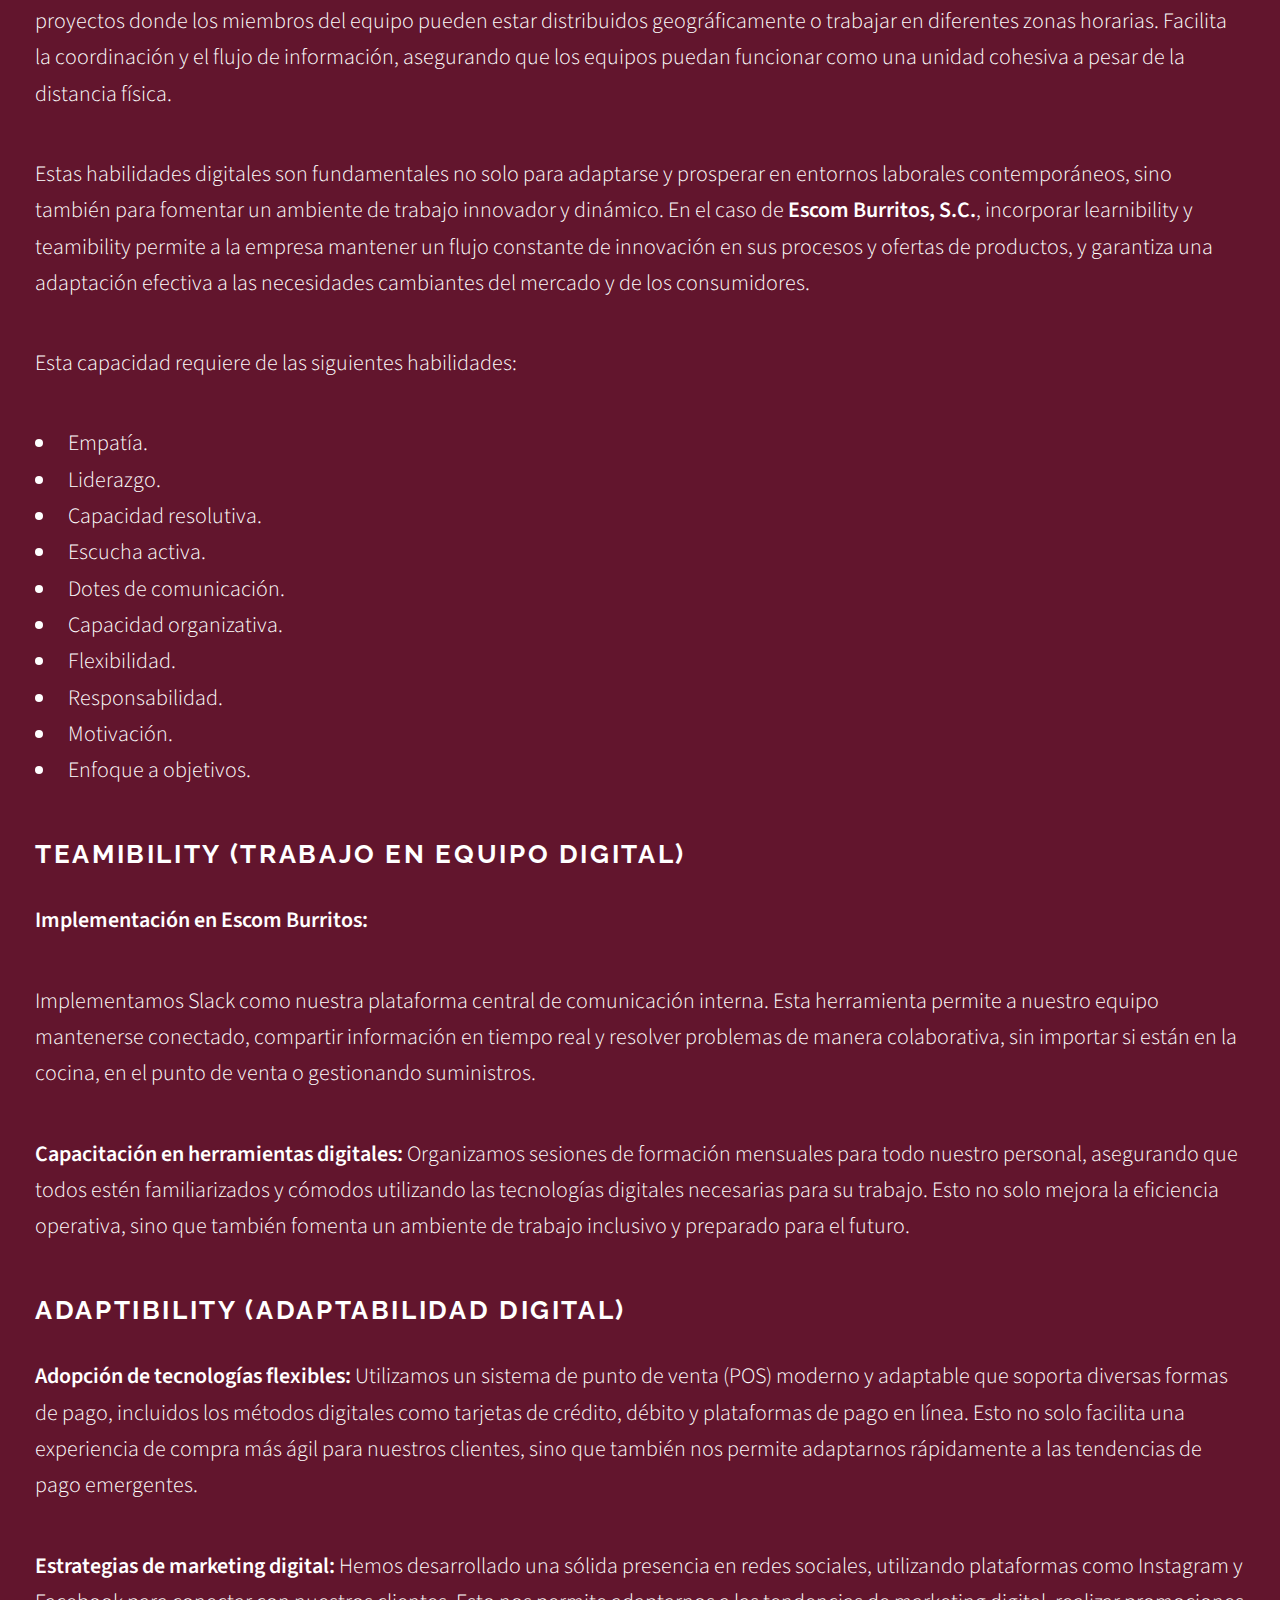
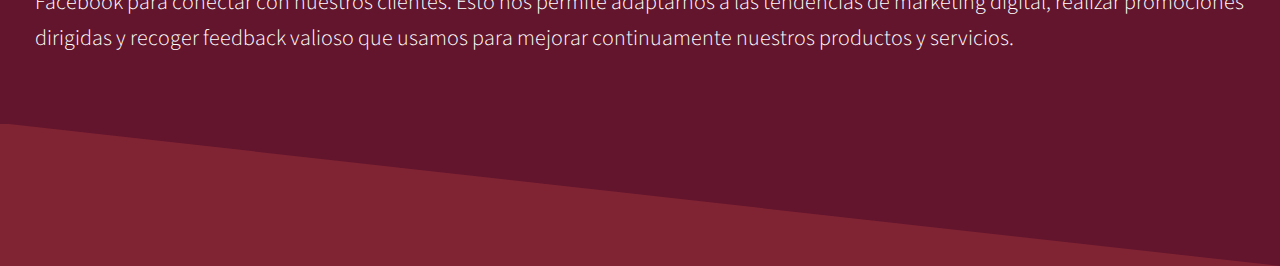
<file: html5up-solid-state/Herramientas de gestión.html>
<!DOCTYPE HTML>
<html>
	<head>
		<title>Herramientas de gestión de capital humano y de calidad en la empresa.</title>
		<meta charset="utf-8" />
		<meta name="viewport" content="width=device-width, initial-scale=1, user-scalable=no" />
		<link rel="stylesheet" href="assets/css/main.css" />
		<noscript><link rel="stylesheet" href="assets/css/noscript.css" /></noscript>
	</head>
	<body class="is-preload">

		<!-- Page Wrapper -->
			<div id="page-wrapper">

				<!-- Header -->
					<header id="header">
						<h1>Estructura Organizacional</h1>
						<nav>
							<a href="#menu">Menu</a>
						</nav>
					</header>

				<!-- Menu -->
                <nav id="menu">
                    <div class="inner">
                        <h2>Menu</h2>
						<ul class="links">
							<li><a href="./index.html">Inicio</a></li>
							<li><a href="./Acta_constitutiva.html">Constitución legal de la empresa</a></li>
							<li><a href="./Estructura_Organizacional.html">Estructura Organizacional</a></li>
							<li><a href="./CMI_Gestion.html">CMI</a></li>
							<li><a href="./Innovación.html">Innovacion Tecnologíca</a></li>
							<li><a href="./Herramientas de gestión.html">Herramientas de gestión de capital humano y de calidad en la empresa.</a></li>
							<li>><a href="./Ley federal del trabajo.html">Relaciones Laborales según la Ley Federal del Trabajo</a></li>
							<li><a href="./Modelo_negocio.html">Modelo de Negocio</a></li>
						</ul>
                        <a href="#" class="close">Close</a>
                    </div>
                </nav>

				
    <!-- Wrapper -->
    <section id="wrapper">
        <header>
            <div class="inner">
                <h2>Herramientas de gestión de capital humano y de calidad en la empresa.</h2>
            </div>
        </header>
			<!-- One -->
			<section id="one" class="wrapper spotlight style1">
				<div class="inner">
					<div class="content">
						<h2 class="major">Just In Time (JIT)</h2>
						<p>Just in Time (JIT), también conocido como “Justo a tiempo”, es un método de organización de la producción industrial que busca abaratar los costos al eliminar la necesidad de almacenamiento e inventario de materias primas, partes y productos finales.</p>
						<ul>
							<li><strong>Minimización del stock:</strong> Los elementos llegan justo antes de ser necesitados, reduciendo los gastos de almacenamiento.</li>
							<li><strong>Principios:</strong> Reducción de desperdicios, tiempos de fabricación y entrega, y tolerancia cero a errores.</li>
						</ul>
						<p>Beneficios:</p>
						<ul>
							<li>Reducción de inventario y costes de almacenamiento.</li>
							<li>Menos desperdicio y mejora de la productividad.</li>
							<li>Ahorro en costos financieros y relación cercana con proveedores.</li>
						</ul>
						<p>Pasos para la implementación:</p>
						<ul>
							<li><strong>Reducción del desperdicio de inventario:</strong> Igualar la oferta y la demanda, proceso continuo, inventario mínimo.</li>
							<li><strong>Reducción del costo de mantenimiento del almacén:</strong> Menor cantidad de artículos almacenados.</li>
							<li><strong>Estabilización de programas de producción:</strong> Ajuste de producción a la demanda.</li>
							<li><strong>Optimización de procesos:</strong> Minimización del tiempo de almacenamiento y mejora continua.</li>
							<li><strong>Capacitación cruzada de trabajadores:</strong> Múltiples habilidades y rotación de personal.</li>
						</ul>
					</div>
				</div>
			</section>
			<!-- Two -->
			<section id="two" class="wrapper spotlight style2">
				<div class="inner">
					<div class="content">
						<h2 class="major">Las 5S</h2>
						<p>La metodología de las 5S es una herramienta de gestión empresarial enfocada a la productividad y calidad, basada en cinco principios: Clasificar (Seiri), Poner en orden (Seiton), Limpiar (Seiso), Estandarizar (Seiketsu) y Mantener (Shitsuke).</p>
						<p>Beneficios:</p>
						<ul>
							<li>Reducción de tiempo en la búsqueda de herramientas y materia prima.</li>
							<li>Mejora de la calidad al reducir errores y defectos.</li>
							<li>Limpieza y mantenimiento regular reducen accidentes y eliminan peligros.</li>
						</ul>
					</div>
				</div>
			</section>
			<!-- Three -->
			<section id="three" class="wrapper spotlight style3">
				<div class="inner">
					<div class="content">
						<h2 class="major">Clasificar (Seiri)</h2>
						<ul>
							<li><strong>Inventario de ingredientes:</strong> Revisar materia prima y rotar el menú para evitar ingredientes vencidos.</li>
							<li><strong>Utensilios y equipos:</strong> Tener solo herramientas necesarias para evitar acumulación y accidentes.</li>
							<li><strong>Documentos y papel:</strong> Priorizar menús digitales y digitalizar recibos importantes.</li>
						</ul>
					</div>
				</div>
			</section>
			<!-- Four -->
			<section id="four" class="wrapper spotlight style4">
				<div class="inner">
					<div class="content">
						<h2 class="major">Poner en orden (Seiton)</h2>
						<ul>
							<li><strong>Zona de preparación:</strong> Utensilios e ingredientes más utilizados a la mano.</li>
							<li><strong>Etiquetas de señalización:</strong> Reducir tiempos de búsqueda mediante etiquetas.</li>
							<li><strong>Almacenamiento:</strong> Estantes y recipientes transparentes para fácil acceso.</li>
						</ul>
					</div>
				</div>
			</section>
			<!-- Five -->
			<section id="five" class="wrapper spotlight style5">
				<div class="inner">
					<div class="content">
						<h2 class="major">Limpiar (Seiso)</h2>
						<ul>
							<li><strong>Limpieza diaria:</strong> Superficies, equipos y utensilios limpiados diariamente.</li>
							<li><strong>Responsabilidades asignadas:</strong> Cada empleado responsable de la limpieza de su estación y áreas comunes.</li>
							<li><strong>Inspección regular:</strong> Inspecciones aleatorias para asegurar el cumplimiento.</li>
						</ul>
					</div>
				</div>
			</section>
			<!-- Six -->
			<section id="six" class="wrapper spotlight style6">
				<div class="inner">
					<div class="content">
						<h2 class="major">Estandarizar (Seiketsu)</h2>
						<ul>
							<li><strong>Procedimientos operativos:</strong> Documentación de procedimientos estandarizados.</li>
							<li><strong>Entrenamiento:</strong> Capacitación en procedimientos estandarizados.</li>
							<li><strong>Checklists:</strong> Listas de verificación para validar cumplimiento.</li>
						</ul>
					</div>
				</div>
			</section>
			<!-- Seven -->
			<section id="seven" class="wrapper spotlight style7">
				<div class="inner">
					<div class="content">
						<h2 class="major">Mantener (Shitsuke)</h2>
						<ul>
							<li><strong>Cultura de disciplina:</strong> Fomentar disciplina en colaboradores.</li>
							<li><strong>Revisiones periódicas:</strong> Auditorías para evaluar cumplimiento.</li>
							<li><strong>Reconocimiento:</strong> Reconocer y recompensar a empleados destacados.</li>
						</ul>
					</div>
				</div>
			</section>
					<!-- Wrapper -->
					<section id="wrapper">
						<header>
							<div class="inner">
								<h2>Habilidades Digitales</h2>
							</div>
						</header>
		
						<!-- Content -->
						<section id="content" class="wrapper spotlight style1">
							<div class="inner">
								<div class="content">
									<p><strong>Escom Burritos, S.C.</strong> es una empresa ubicada en el corazón del Instituto Politécnico Nacional, específicamente cerca de la ESCOM. Fundada por un grupo de estudiantes emprendedores, esta cooperativa se dedica a la elaboración y venta de burritos, ofreciendo una variedad de recetas que combinan tradición e innovación culinaria. Nuestro objetivo principal es proporcionar alimentos de alta calidad, utilizando ingredientes frescos y locales para garantizar una experiencia gastronómica excepcional para cada cliente.</p>
									
									<p>En un mundo cada vez más conectado, donde la tecnología redefine constantemente las expectativas del consumidor, <strong>Escom Burritos, S.C.</strong> reconoce la importancia de adaptarse a las tendencias digitales. Esta adaptabilidad no solo es esencial para mejorar nuestras operaciones internas, sino también para elevar la satisfacción del cliente. Integrar habilidades digitales como learnibility y teamibility en nuestra operativa nos permite responder de manera ágil y efectiva a las dinámicas cambiantes del mercado y las preferencias de los consumidores. Así, aseguramos la sostenibilidad y el crecimiento continuo de nuestra empresa en el competitivo sector de la gastronomía.</p>
									
									<h2>Learnibility (Capacidad de Aprendizaje)</h2>
									<p>Learnibility, o la capacidad de aprendizaje, se refiere a la habilidad y disposición para aprender nuevas habilidades o adaptarse al cambio rápidamente y de manera eficiente. En el contexto digital, esto significa poder actualizar continuamente las habilidades tecnológicas a medida que evolucionan las plataformas y herramientas digitales. Para las empresas y los individuos, la learnibility es crucial para mantener la competitividad y la relevancia en un mercado laboral que cambia rápidamente debido a la innovación tecnológica.</p>
									
									<h2>Teamibility (Trabajo en Equipo Digital)</h2>
									<p>Teamibility se relaciona con la capacidad de trabajar colaborativamente en entornos digitales. Esto incluye la utilización efectiva de herramientas de comunicación y colaboración en línea para lograr objetivos comunes. La teamibility es especialmente importante en proyectos donde los miembros del equipo pueden estar distribuidos geográficamente o trabajar en diferentes zonas horarias. Facilita la coordinación y el flujo de información, asegurando que los equipos puedan funcionar como una unidad cohesiva a pesar de la distancia física.</p>
									
									<p>Estas habilidades digitales son fundamentales no solo para adaptarse y prosperar en entornos laborales contemporáneos, sino también para fomentar un ambiente de trabajo innovador y dinámico. En el caso de <strong>Escom Burritos, S.C.</strong>, incorporar learnibility y teamibility permite a la empresa mantener un flujo constante de innovación en sus procesos y ofertas de productos, y garantiza una adaptación efectiva a las necesidades cambiantes del mercado y de los consumidores.</p>
									
									<p>Esta capacidad requiere de las siguientes habilidades:</p>
									<ul>
										<li>Empatía.</li>
										<li>Liderazgo.</li>
										<li>Capacidad resolutiva.</li>
										<li>Escucha activa.</li>
										<li>Dotes de comunicación.</li>
										<li>Capacidad organizativa.</li>
										<li>Flexibilidad.</li>
										<li>Responsabilidad.</li>
										<li>Motivación.</li>
										<li>Enfoque a objetivos.</li>
									</ul>
									
									<h2>Teamibility (Trabajo en Equipo Digital)</h2>
									<p><strong>Implementación en Escom Burritos:</strong></p>
									<p>Implementamos Slack como nuestra plataforma central de comunicación interna. Esta herramienta permite a nuestro equipo mantenerse conectado, compartir información en tiempo real y resolver problemas de manera colaborativa, sin importar si están en la cocina, en el punto de venta o gestionando suministros.</p>
									
									<p><strong>Capacitación en herramientas digitales:</strong> Organizamos sesiones de formación mensuales para todo nuestro personal, asegurando que todos estén familiarizados y cómodos utilizando las tecnologías digitales necesarias para su trabajo. Esto no solo mejora la eficiencia operativa, sino que también fomenta un ambiente de trabajo inclusivo y preparado para el futuro.</p>
									
									<h2>Adaptibility (Adaptabilidad Digital)</h2>
									<p><strong>Adopción de tecnologías flexibles:</strong> Utilizamos un sistema de punto de venta (POS) moderno y adaptable que soporta diversas formas de pago, incluidos los métodos digitales como tarjetas de crédito, débito y plataformas de pago en línea. Esto no solo facilita una experiencia de compra más ágil para nuestros clientes, sino que también nos permite adaptarnos rápidamente a las tendencias de pago emergentes.</p>
									
									<p><strong>Estrategias de marketing digital:</strong> Hemos desarrollado una sólida presencia en redes sociales, utilizando plataformas como Instagram y Facebook para conectar con nuestros clientes. Esto nos permite adaptarnos a las tendencias de marketing digital, realizar promociones dirigidas y recoger feedback valioso que usamos para mejorar continuamente nuestros productos y servicios.</p>
								</div>
							</div>
						</section>
		<!-- Scripts -->
			<script src="assets/js/jquery.min.js"></script>
			<script src="assets/js/jquery.scrollex.min.js"></script>
			<script src="assets/js/browser.min.js"></script>
			<script src="assets/js/breakpoints.min.js"></script>
			<script src="assets/js/util.js"></script>
			<script src="assets/js/main.js"></script>

	</body>
</html>
</file>
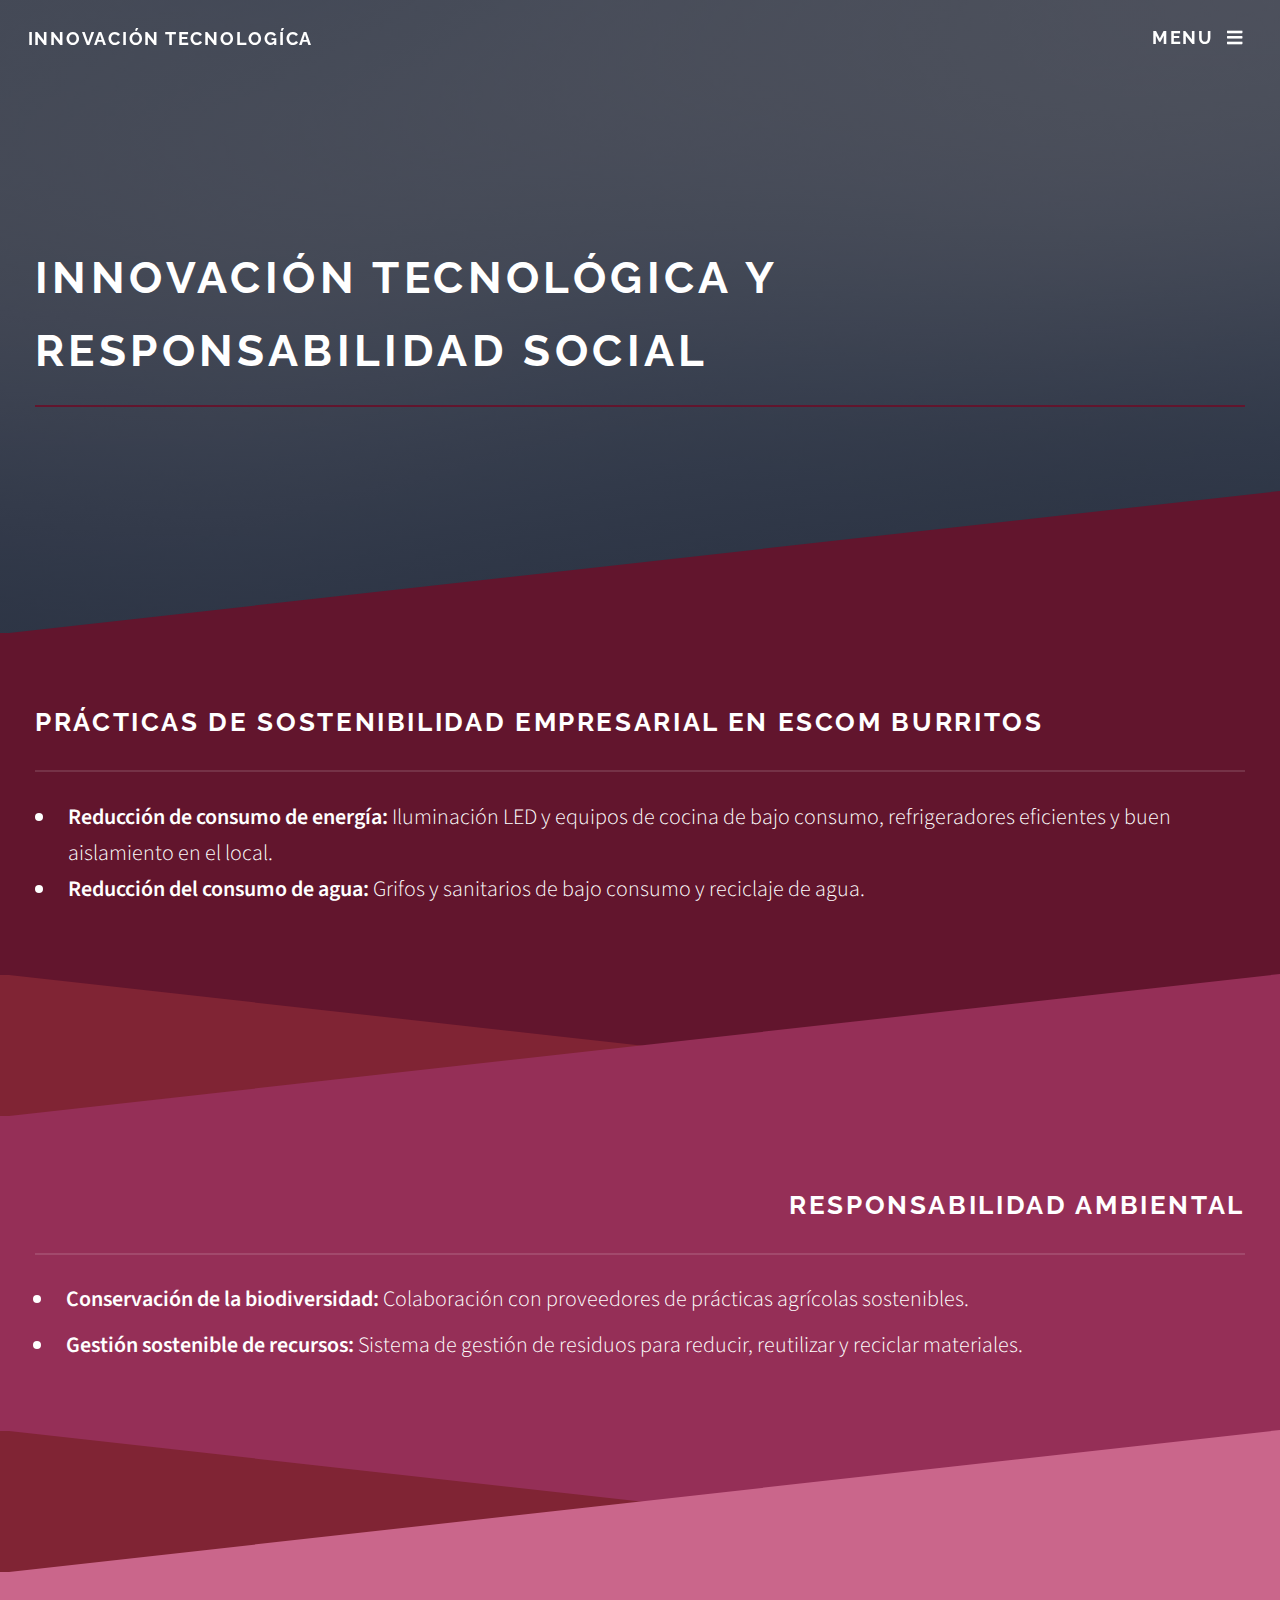
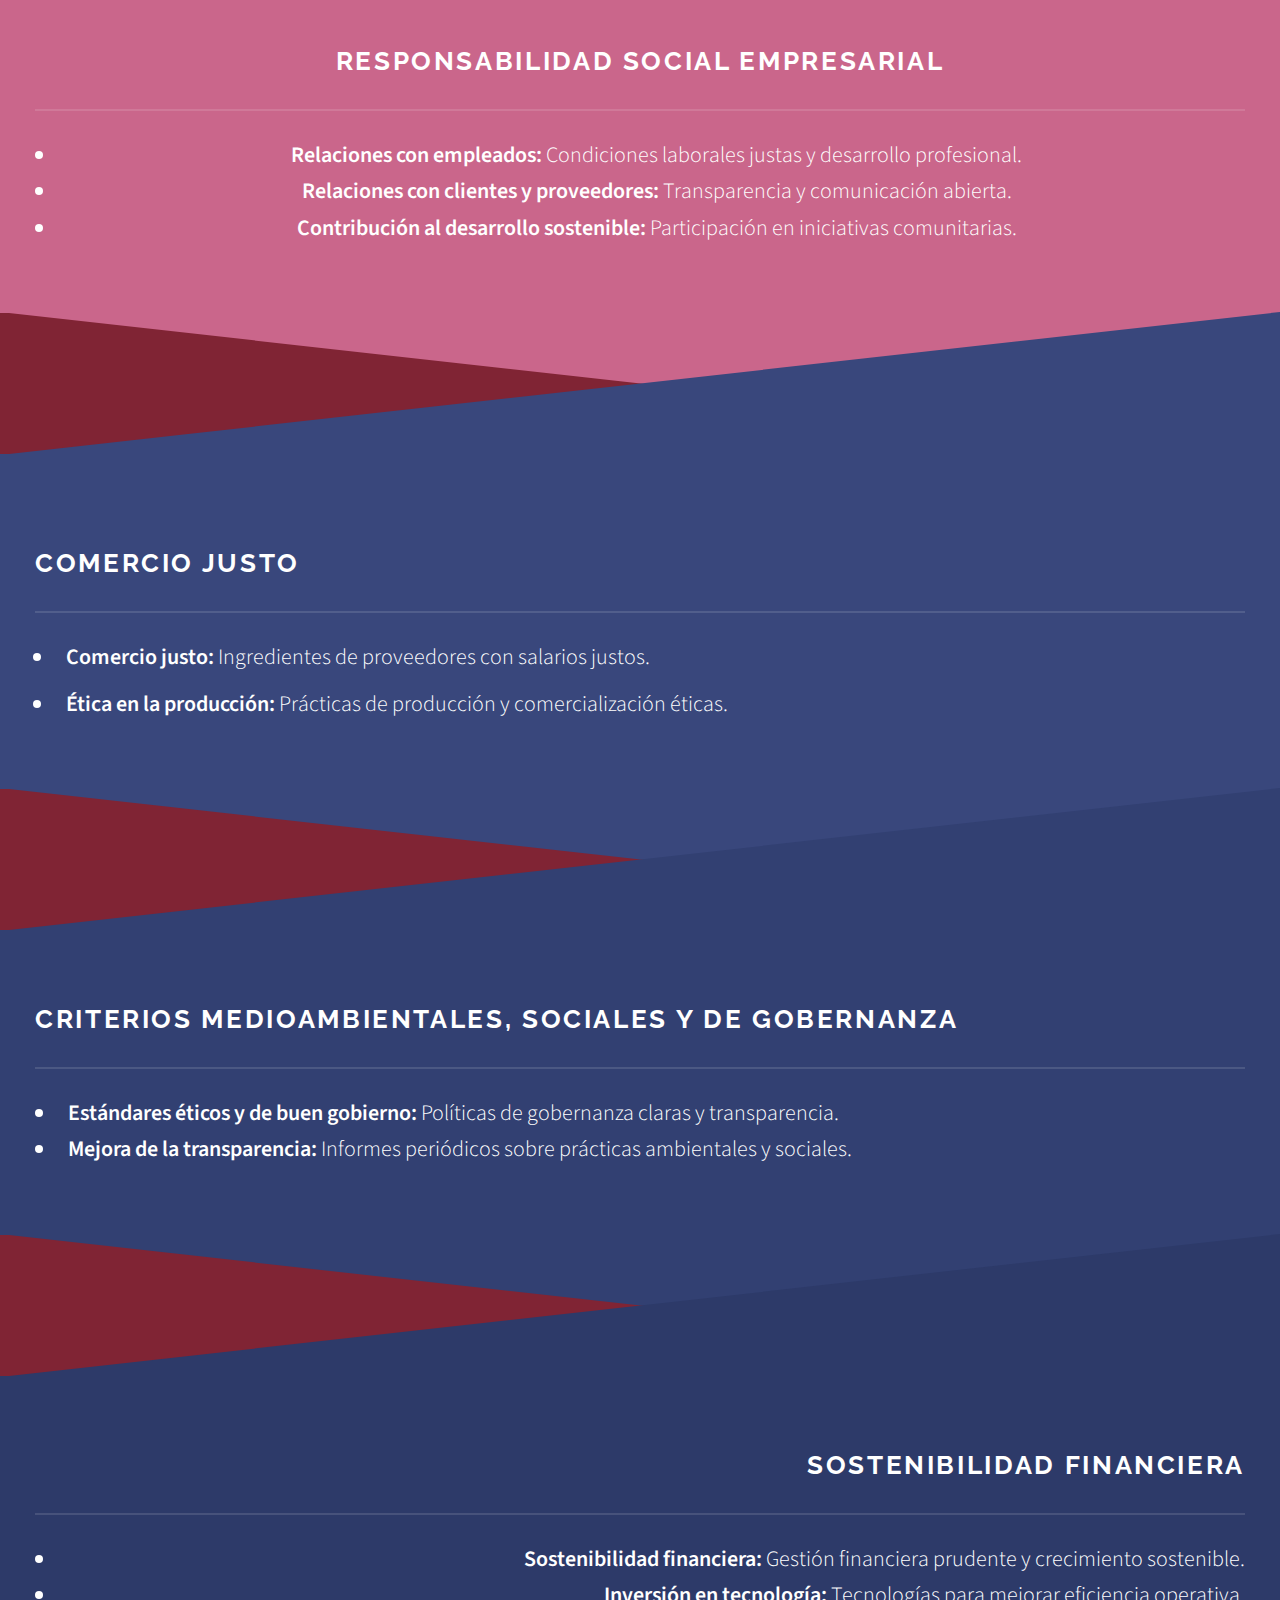
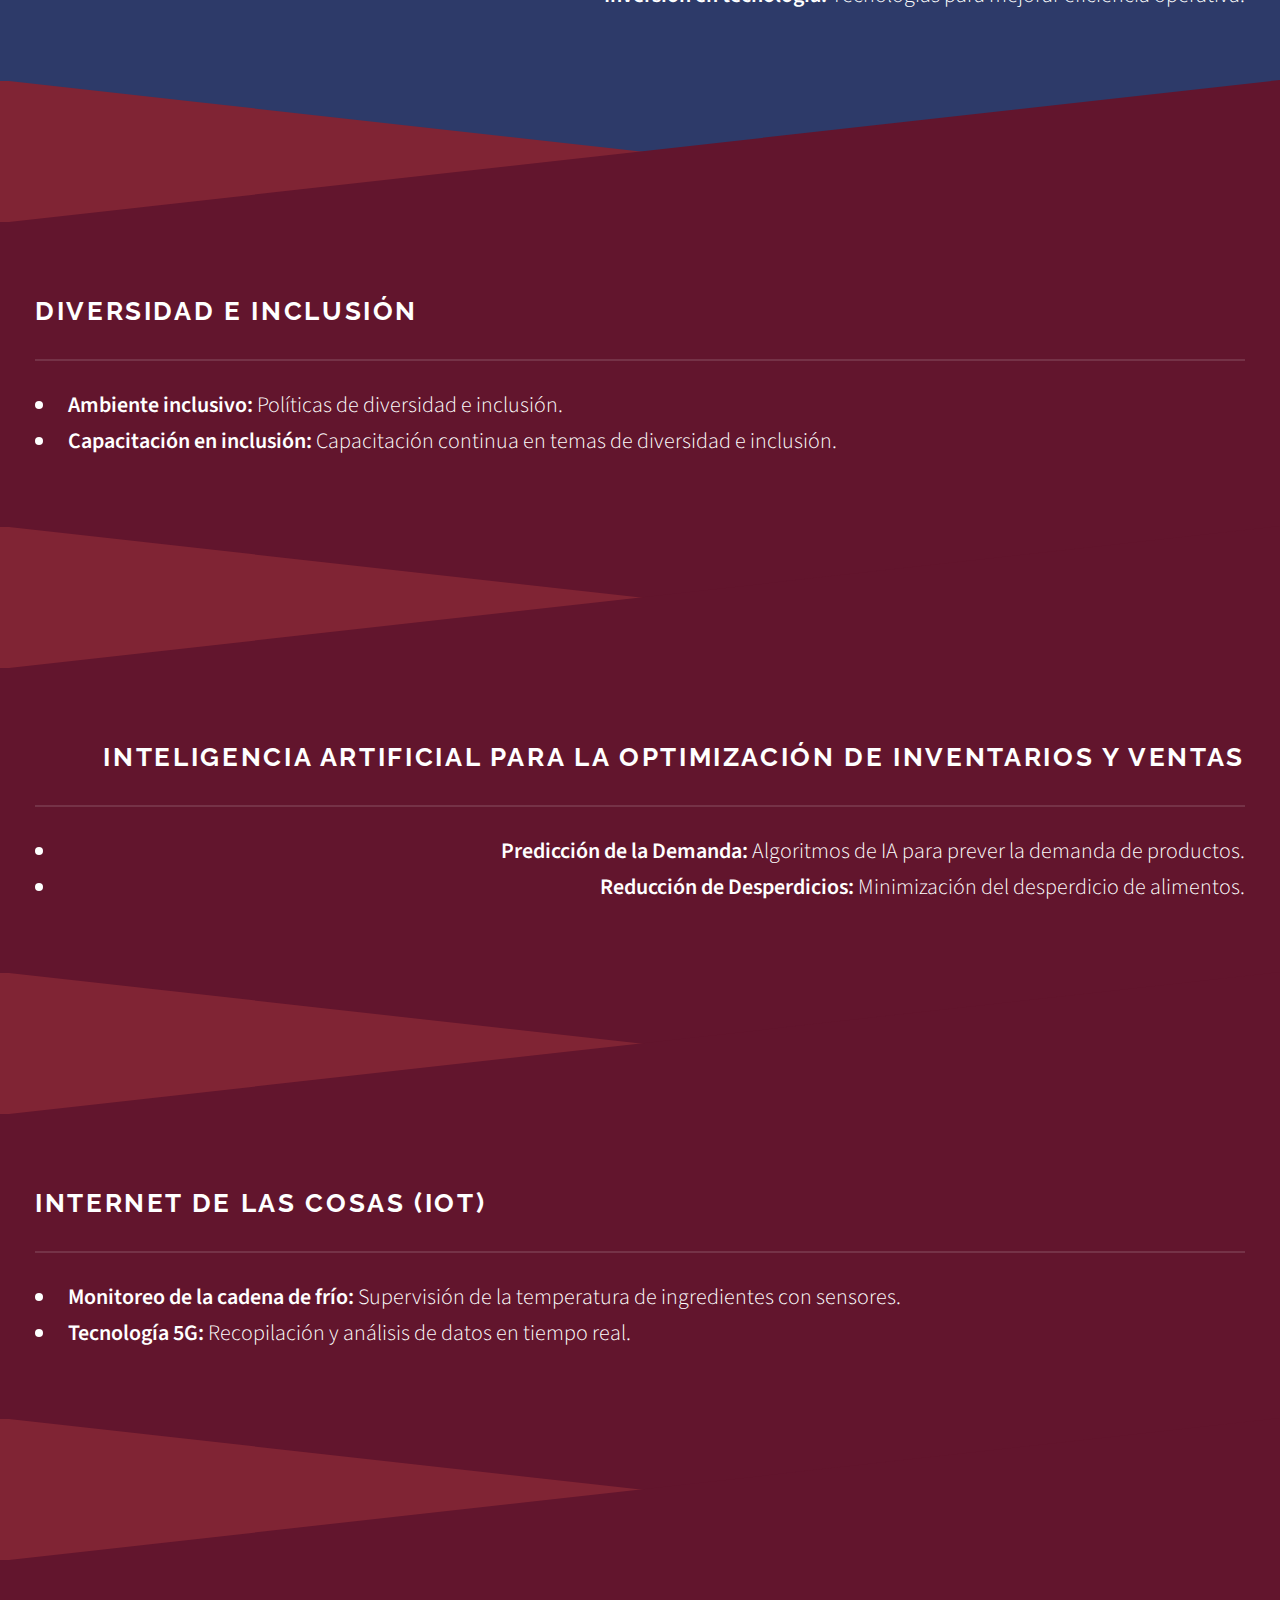
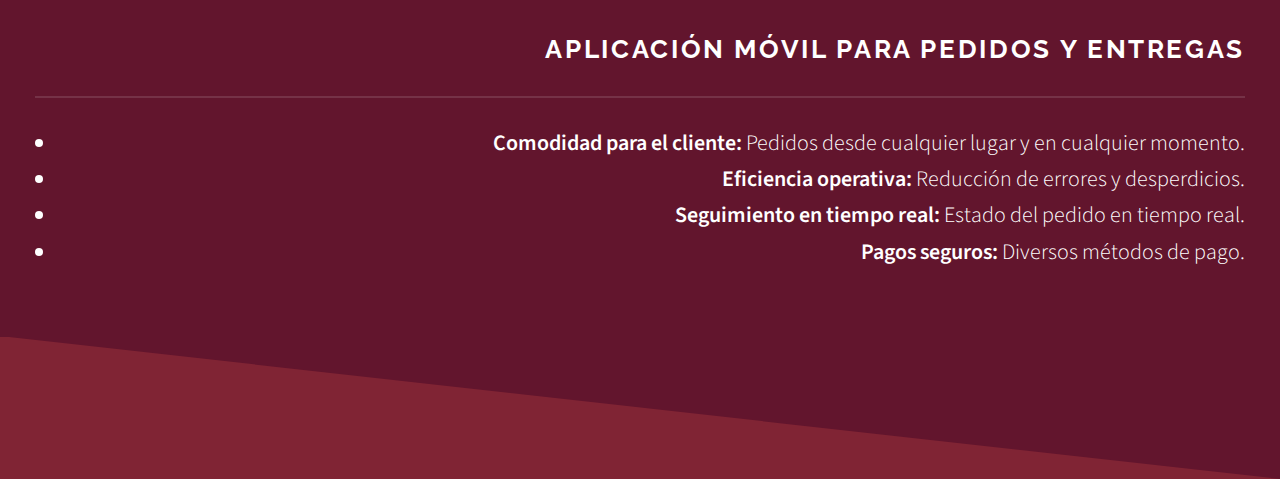
<file: html5up-solid-state/Innovación.html>
<!DOCTYPE HTML>
<html>
	<head>
		<title>Innovacion Tecnologíca</title>
		<meta charset="utf-8" />
		<meta name="viewport" content="width=device-width, initial-scale=1, user-scalable=no" />
		<link rel="stylesheet" href="assets/css/main.css" />
		<noscript><link rel="stylesheet" href="assets/css/noscript.css" /></noscript>
	</head>
	<body class="is-preload">

		<!-- Page Wrapper -->
			<div id="page-wrapper">

				<!-- Header -->
					<header id="header">
						<h1>Innovación Tecnologíca</h1>
						<nav>
							<a href="#menu">Menu</a>
						</nav>
					</header>

				<!-- Menu -->
                <nav id="menu">
                    <div class="inner">
                        <h2>Menu</h2>
                        <ul class="links">
                            <li><a href="./index.html">Inicio</a></li>
                            <li><a href="./Acta_constitutiva.html">Constitución legal de la empresa</a></li>
                            <li><a href="./Estructura_Organizacional.html">Estructura Organizacional</a></li>
                            <li><a href="./CMI_Gestion.html">CMI</a></li>
                            <li><a href="./Innovación.html">Innovacion Tecnologíca</a></li>
                            <li><a href="./Herramientas de gestión.html">Herramientas de gestión de capital humano y de calidad en la empresa.</a></li>
                            <li>><a href="./Ley federal del trabajo.html">Relaciones Laborales según la Ley Federal del Trabajo</a></li>
                            <li><a href="./Modelo_negocio.html">Modelo de Negocio</a></li>
                        </ul>
                        <a href="#" class="close">Close</a>
                    </div>
                </nav>

			<!-- Wrapper -->
			<section id="wrapper">
				<header>
					<div class="inner">
						<h2>Innovación Tecnológica y Responsabilidad Social</h2>
					</div>
				</header>

				<!-- One -->
				<section id="one" class="wrapper spotlight style1">
					<div class="inner">
						<div class="content">
							<h2 class="major">Prácticas de Sostenibilidad Empresarial en Escom Burritos</h2>
							<ul>
								<li><strong>Reducción de consumo de energía:</strong> Iluminación LED y equipos de cocina de bajo consumo, refrigeradores eficientes y buen aislamiento en el local.</li>
								<li><strong>Reducción del consumo de agua:</strong> Grifos y sanitarios de bajo consumo y reciclaje de agua.</li>
							</ul>
						</div>
					</div>
				</section>

				<!-- Two -->
				<section id="two" class="wrapper spotlight style2">
					<div class="inner">
						<div class="content">
							<h2 class="major">Responsabilidad Ambiental</h2>
							<ul>
								<li><strong>Conservación de la biodiversidad:</strong> Colaboración con proveedores de prácticas agrícolas sostenibles.</li>
								<li><strong>Gestión sostenible de recursos:</strong> Sistema de gestión de residuos para reducir, reutilizar y reciclar materiales.</li>
							</ul>
						</div>
					</div>
				</section>

				<!-- Three -->
				<section id="three" class="wrapper spotlight style3">
					<div class="inner">
						<div class="content">
							<h2 class="major">Responsabilidad Social Empresarial</h2>
							<ul>
								<li><strong>Relaciones con empleados:</strong> Condiciones laborales justas y desarrollo profesional.</li>
								<li><strong>Relaciones con clientes y proveedores:</strong> Transparencia y comunicación abierta.</li>
								<li><strong>Contribución al desarrollo sostenible:</strong> Participación en iniciativas comunitarias.</li>
							</ul>
						</div>
					</div>
				</section>

				<!-- Four -->
				<section id="four" class="wrapper spotlight style4">
					<div class="inner">
						<div class="content">
							<h2 class="major">Comercio Justo</h2>
							<ul>
								<li><strong>Comercio justo:</strong> Ingredientes de proveedores con salarios justos.</li>
								<li><strong>Ética en la producción:</strong> Prácticas de producción y comercialización éticas.</li>
							</ul>
						</div>
					</div>
				</section>

				<!-- Five -->
				<section id="five" class="wrapper spotlight style5">
					<div class="inner">
						<div class="content">
							<h2 class="major">Criterios Medioambientales, Sociales y de Gobernanza</h2>
							<ul>
								<li><strong>Estándares éticos y de buen gobierno:</strong> Políticas de gobernanza claras y transparencia.</li>
								<li><strong>Mejora de la transparencia:</strong> Informes periódicos sobre prácticas ambientales y sociales.</li>
							</ul>
						</div>
					</div>
				</section>

				<!-- Six -->
				<section id="six" class="wrapper spotlight style6">
					<div class="inner">
						<div class="content">
							<h2 class="major">Sostenibilidad Financiera</h2>
							<ul>
								<li><strong>Sostenibilidad financiera:</strong> Gestión financiera prudente y crecimiento sostenible.</li>
								<li><strong>Inversión en tecnología:</strong> Tecnologías para mejorar eficiencia operativa.</li>
							</ul>
						</div>
					</div>
				</section>

				<!-- Seven -->
				<section id="seven" class="wrapper spotlight style7">
					<div class="inner">
						<div class="content">
							<h2 class="major">Diversidad e Inclusión</h2>
							<ul>
								<li><strong>Ambiente inclusivo:</strong> Políticas de diversidad e inclusión.</li>
								<li><strong>Capacitación en inclusión:</strong> Capacitación continua en temas de diversidad e inclusión.</li>
							</ul>
						</div>
					</div>
				</section>

				<!-- Eight -->
				<section id="eight" class="wrapper spotlight style8">
					<div class="inner">
						<div class="content">
							<h2 class="major">Inteligencia Artificial para la Optimización de Inventarios y Ventas</h2>
							<ul>
								<li><strong>Predicción de la Demanda:</strong> Algoritmos de IA para prever la demanda de productos.</li>
								<li><strong>Reducción de Desperdicios:</strong> Minimización del desperdicio de alimentos.</li>
							</ul>
						</div>
					</div>
				</section>

				<!-- Nine -->
				<section id="nine" class="wrapper spotlight style9">
					<div class="inner">
						<div class="content">
							<h2 class="major">Internet de las Cosas (IoT)</h2>
							<ul>
								<li><strong>Monitoreo de la cadena de frío:</strong> Supervisión de la temperatura de ingredientes con sensores.</li>
								<li><strong>Tecnología 5G:</strong> Recopilación y análisis de datos en tiempo real.</li>
							</ul>
						</div>
					</div>
				</section>

				<!-- Ten -->
				<section id="ten" class="wrapper spotlight style10">
					<div class="inner">
						<div class="content">
							<h2 class="major">Aplicación Móvil para Pedidos y Entregas</h2>
							<ul>
								<li><strong>Comodidad para el cliente:</strong> Pedidos desde cualquier lugar y en cualquier momento.</li>
								<li><strong>Eficiencia operativa:</strong> Reducción de errores y desperdicios.</li>
								<li><strong>Seguimiento en tiempo real:</strong> Estado del pedido en tiempo real.</li>
								<li><strong>Pagos seguros:</strong> Diversos métodos de pago.</li>
							</ul>
						</div>
					</div>
				</section>
		<!-- Scripts -->
			<script src="assets/js/jquery.min.js"></script>
			<script src="assets/js/jquery.scrollex.min.js"></script>
			<script src="assets/js/browser.min.js"></script>
			<script src="assets/js/breakpoints.min.js"></script>
			<script src="assets/js/util.js"></script>
			<script src="assets/js/main.js"></script>

	</body>
</html>
</file>
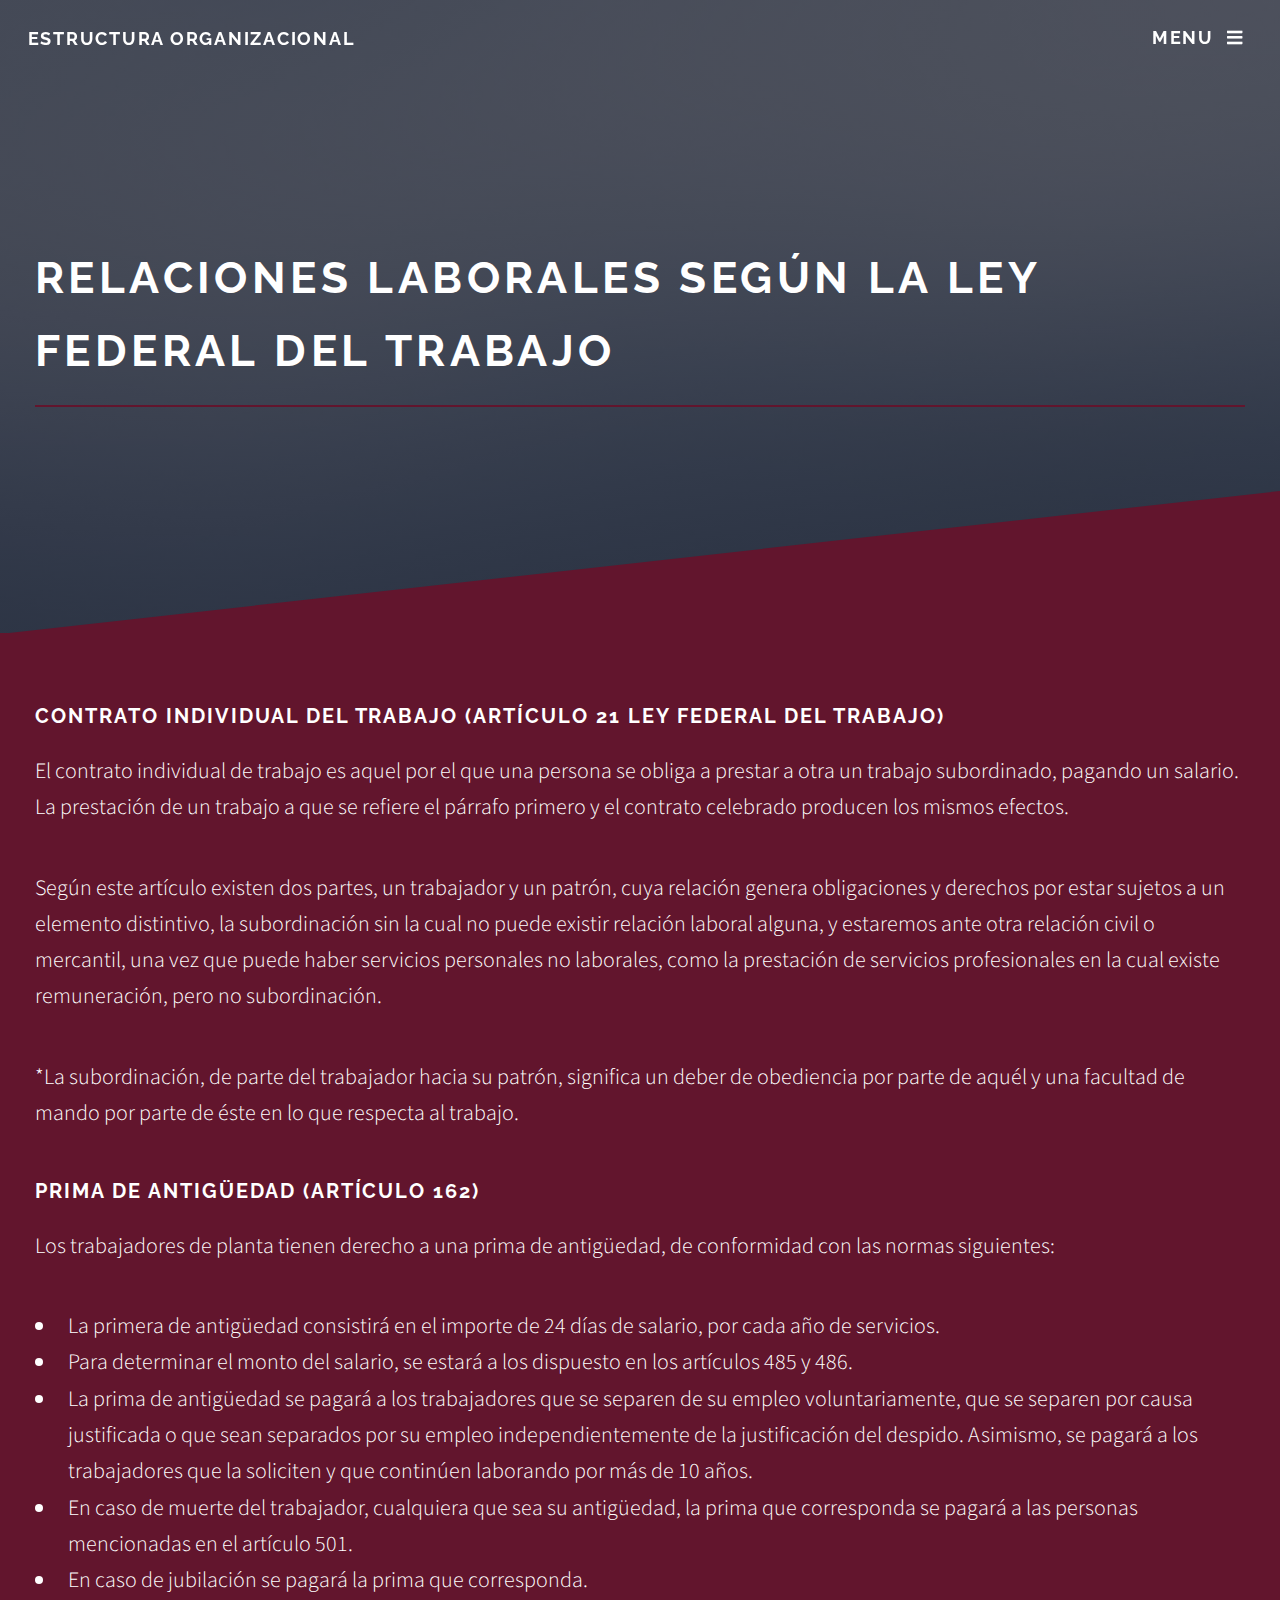
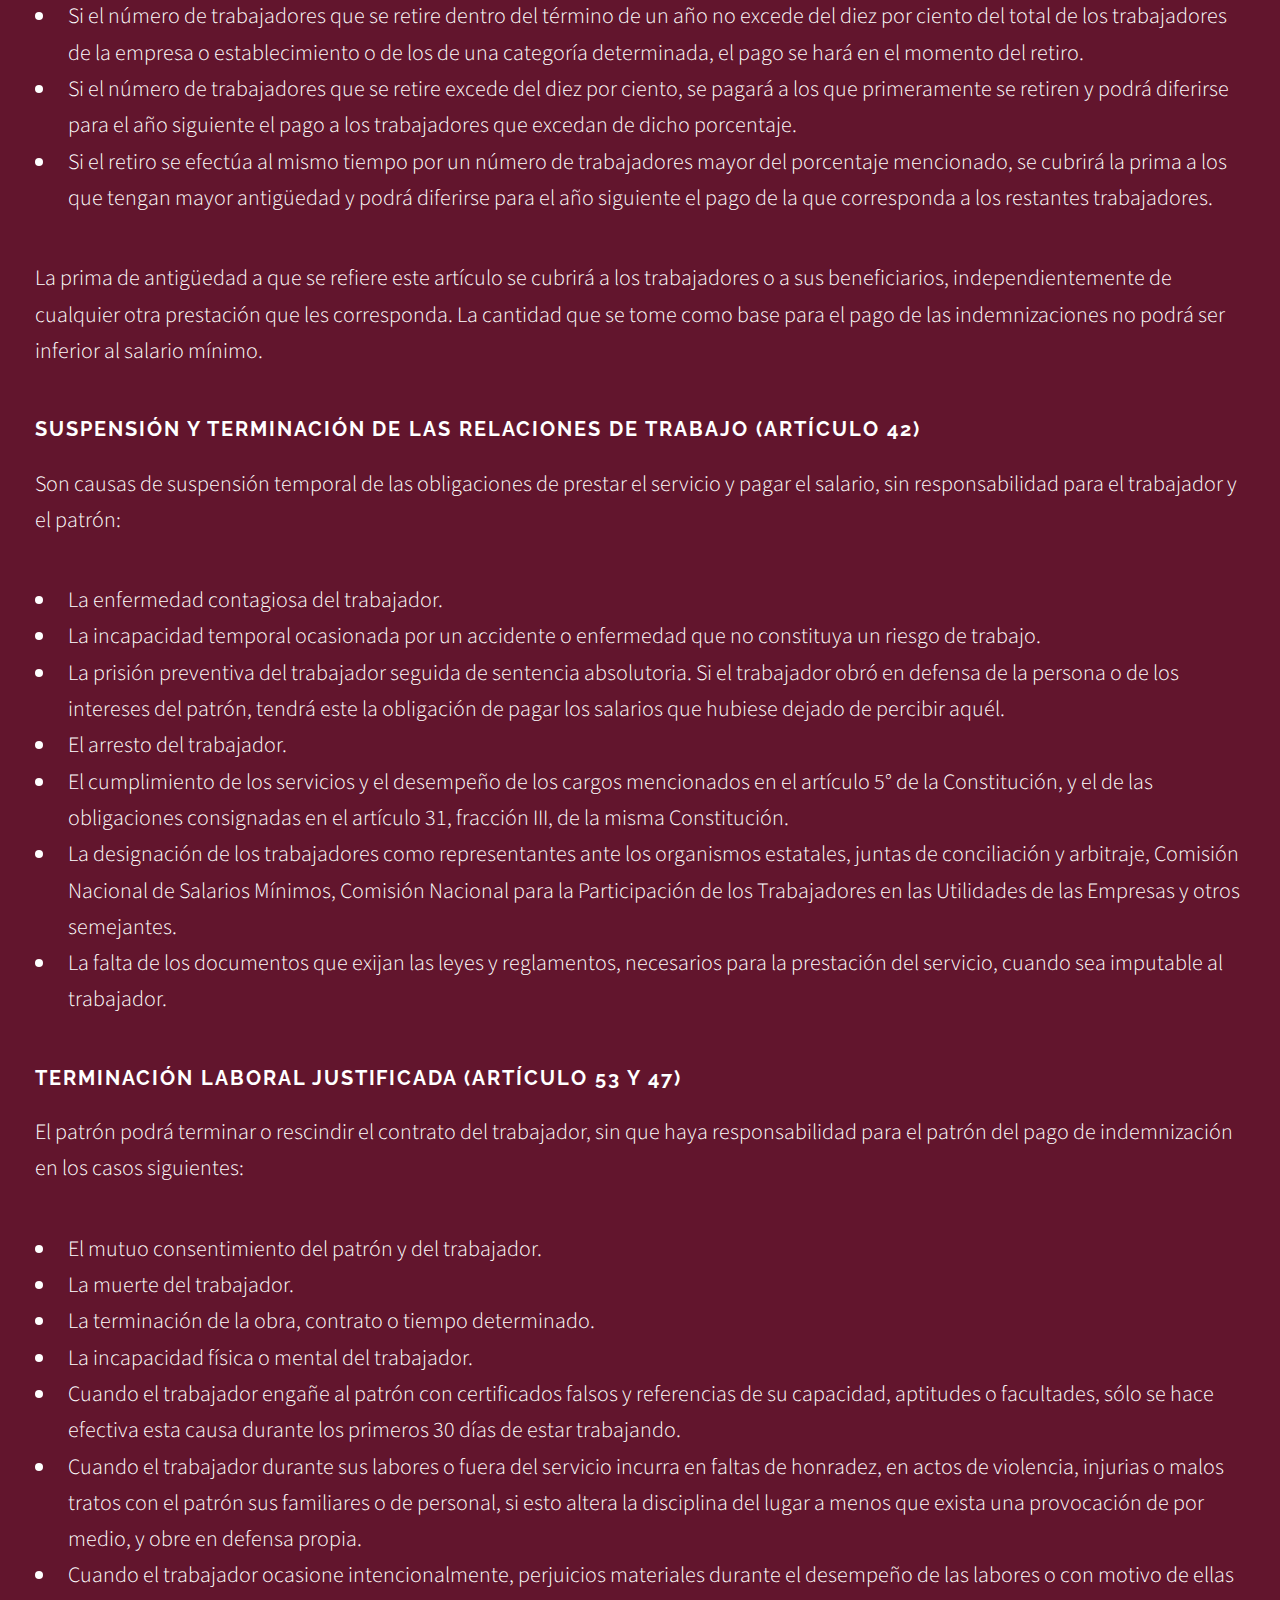
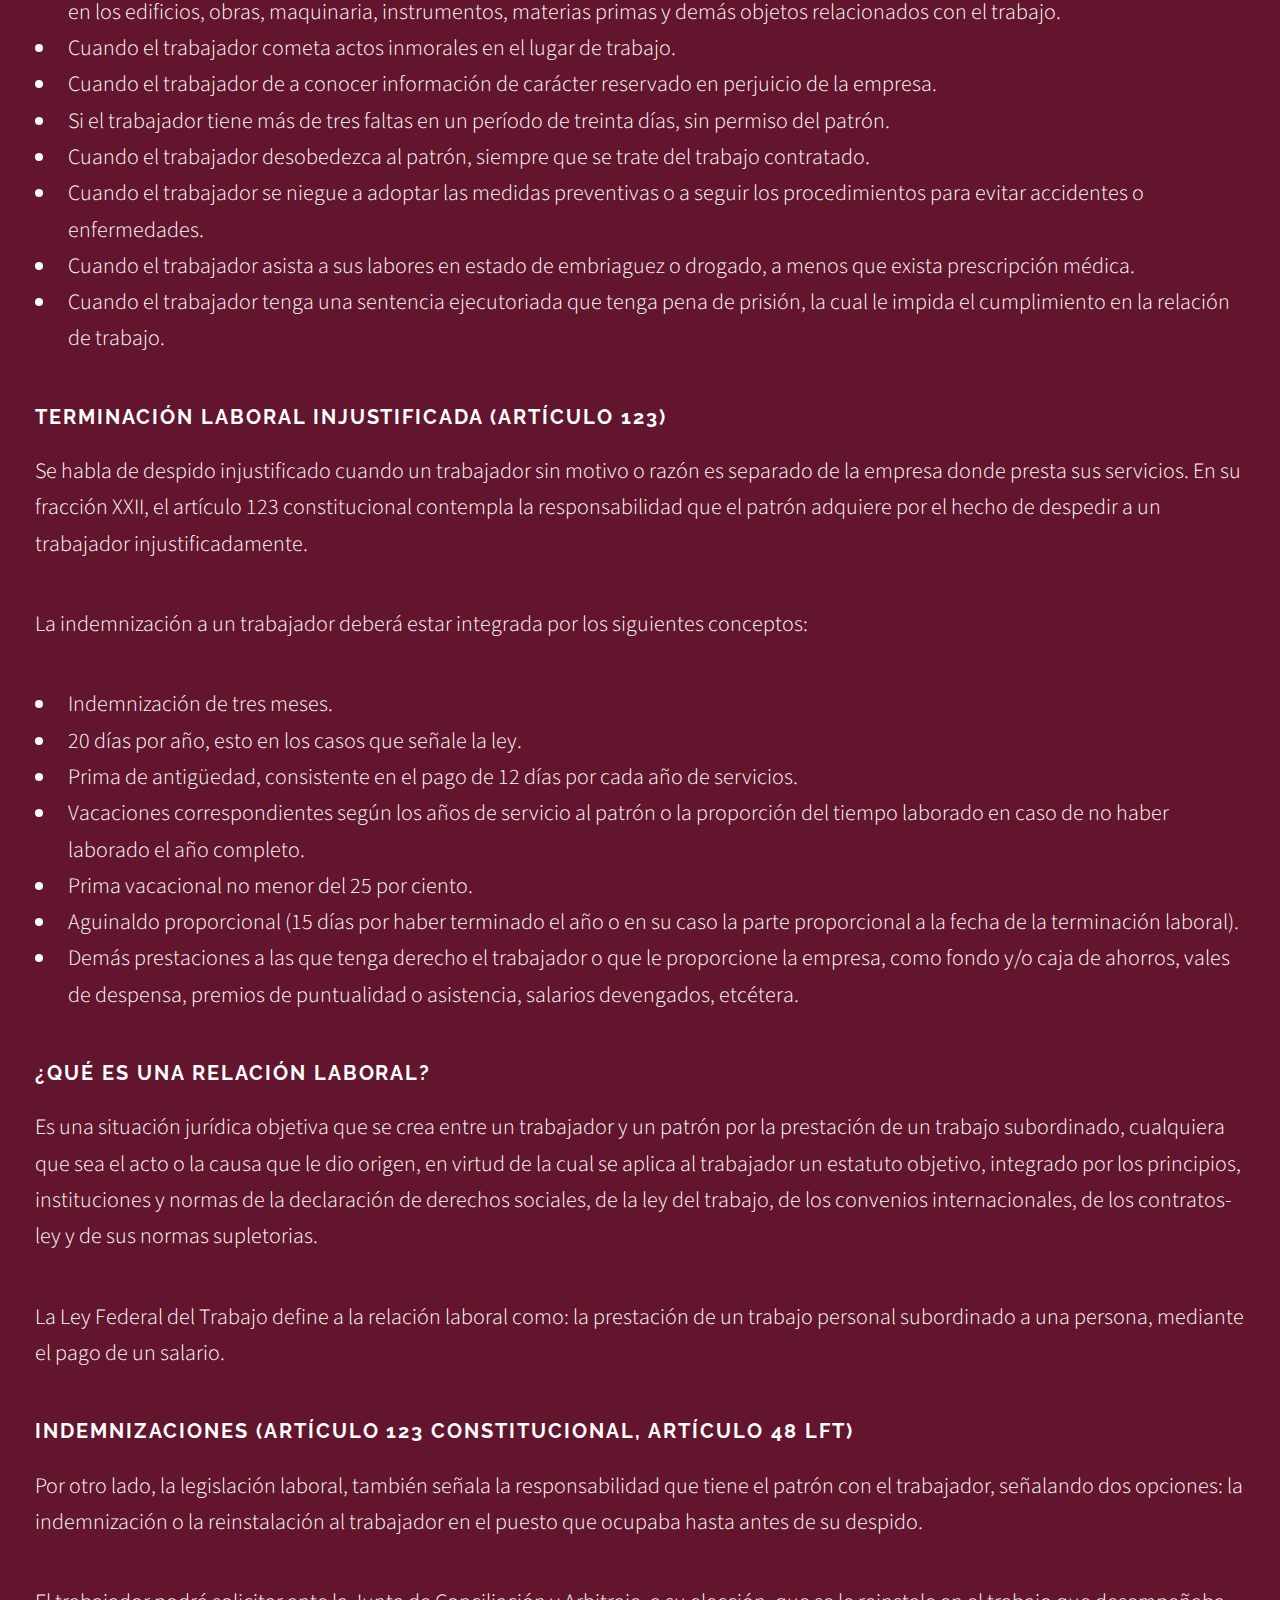
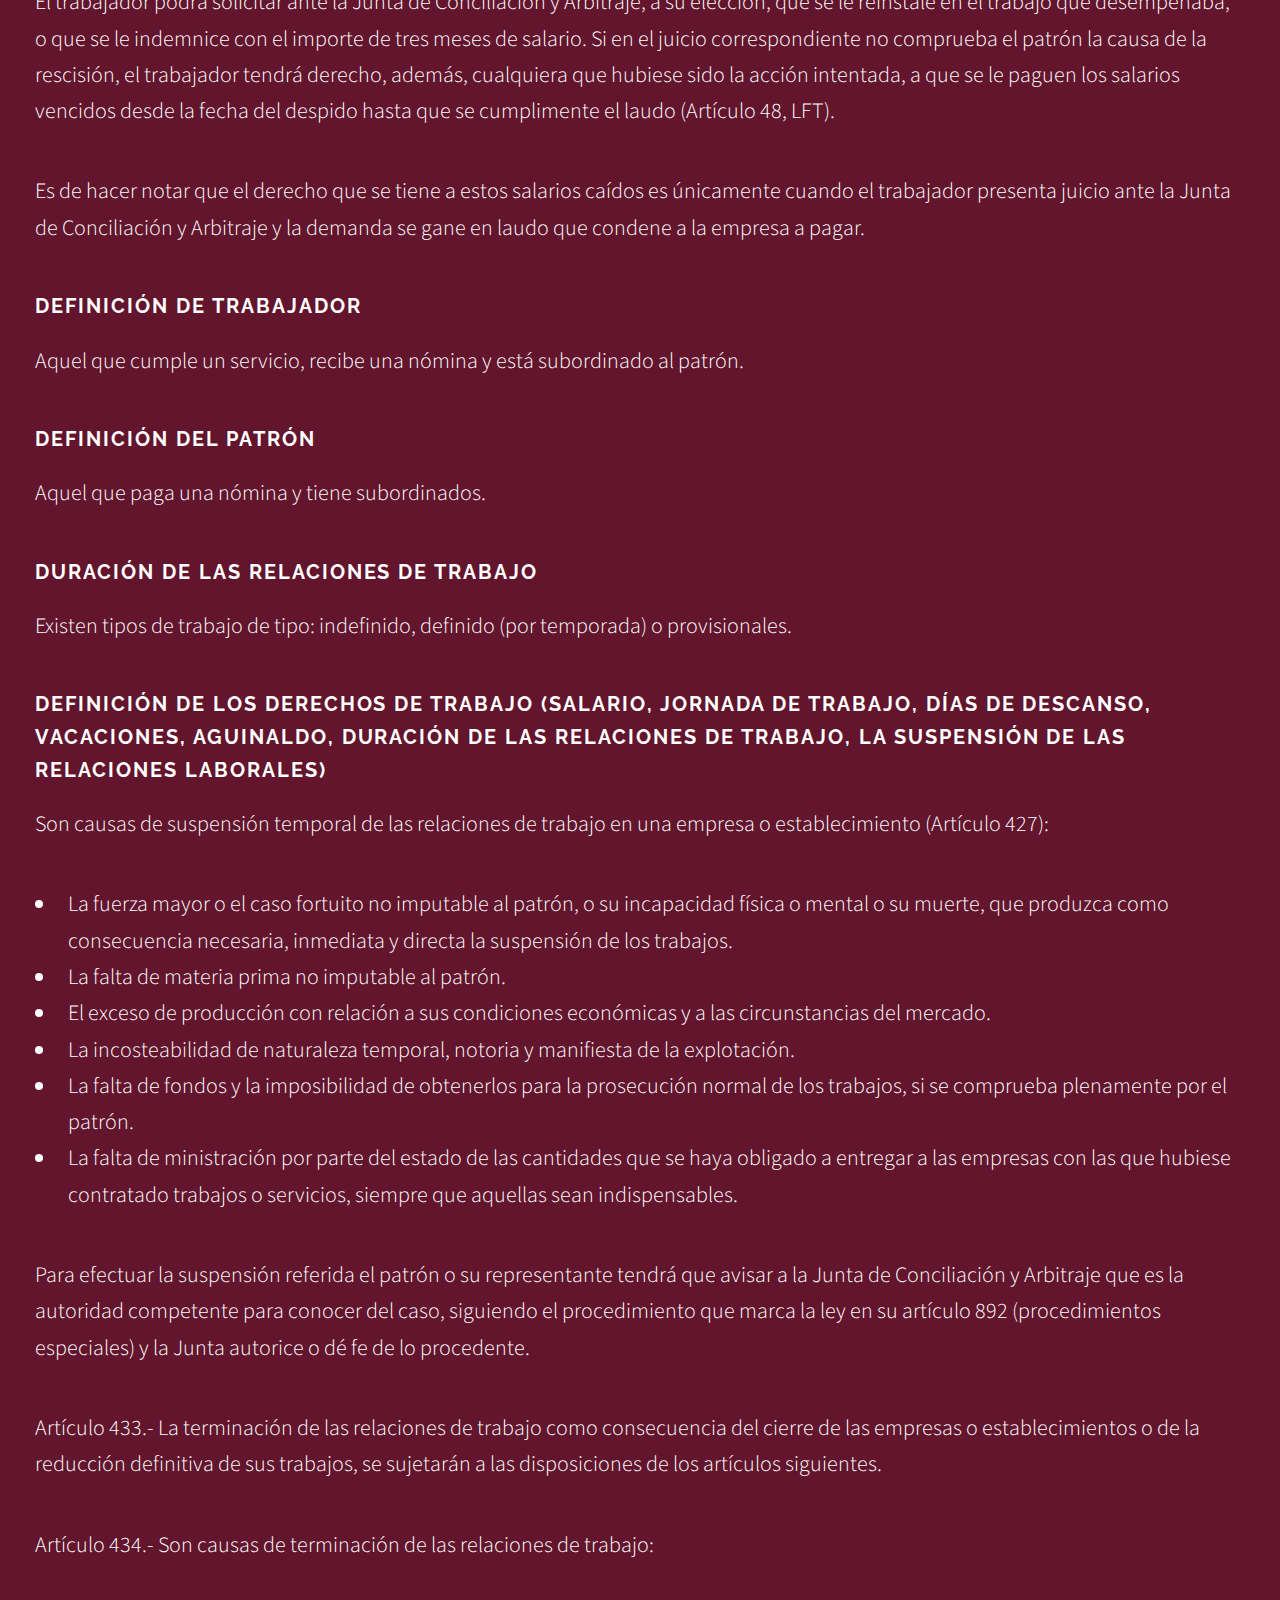
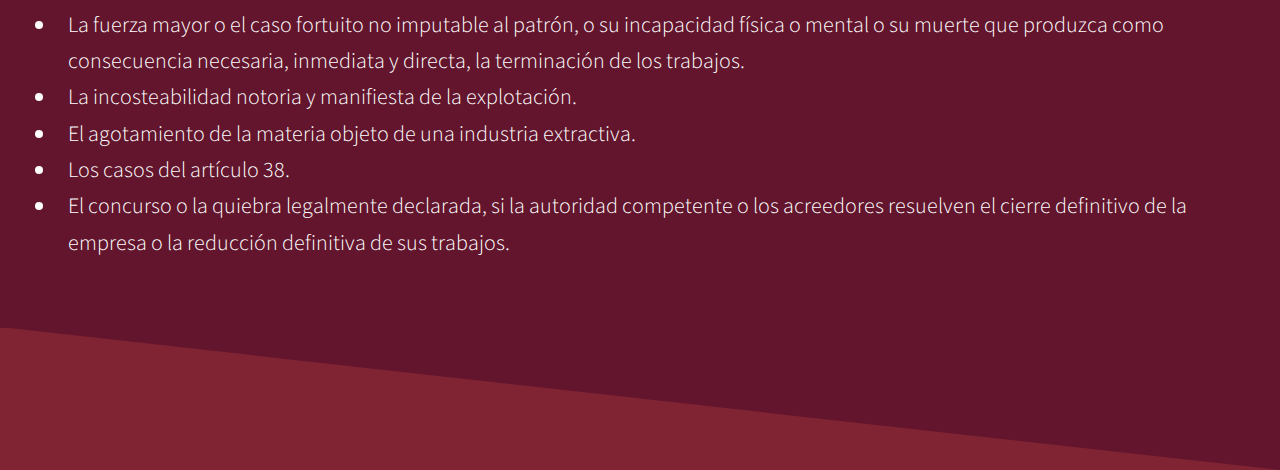
<file: html5up-solid-state/Ley federal del trabajo.html>
<!DOCTYPE HTML>
<html>
	<head>
		<title>Relaciones Laborales</title>
		<meta charset="utf-8" />
		<meta name="viewport" content="width=device-width, initial-scale=1, user-scalable=no" />
		<link rel="stylesheet" href="assets/css/main.css" />
		<noscript><link rel="stylesheet" href="assets/css/noscript.css" /></noscript>
	</head>
	<body class="is-preload">

		<!-- Page Wrapper -->
			<div id="page-wrapper">

				<!-- Header -->
					<header id="header">
						<h1>Estructura Organizacional</h1>
						<nav>
							<a href="#menu">Menu</a>
						</nav>
					</header>

				<!-- Menu -->
                <nav id="menu">
                    <div class="inner">
                        <h2>Menu</h2>
                        <ul class="links">
                            <li><a href="./index.html">Inicio</a></li>
                            <li><a href="./Acta_constitutiva.html">Constitución legal de la empresa</a></li>
                            <li><a href="./Estructura_Organizacional.html">Estructura Organizacional</a></li>
                            <li><a href="./CMI_Gestion.html">CMI</a></li>
                            <li><a href="./Innovación.html">Innovacion Tecnologíca</a></li>
                            <li><a href="./Herramientas de gestión.html">Herramientas de gestión de capital humano y de calidad en la empresa.</a></li>
                            <li>><a href="./Ley federal del trabajo.html">Relaciones Laborales según la Ley Federal del Trabajo</a></li>
                            <li><a href="./Modelo_negocio.html">Modelo de Negocio</a></li>
                        </ul>
                        <a href="#" class="close">Close</a>
                    </div>
                </nav>

				
			<!-- Wrapper -->
			<section id="wrapper">
				<header>
					<div class="inner">
						<h2>Relaciones Laborales según la Ley Federal del Trabajo</h2>
					</div>
				</header>

				<!-- Content -->
				<section id="content" class="wrapper spotlight style1">
					<div class="inner">
						<div class="content">
							<h3>Contrato individual del trabajo (Artículo 21 Ley Federal del Trabajo)</h3>
							<p>El contrato individual de trabajo es aquel por el que una persona se obliga a prestar a otra un trabajo subordinado, pagando un salario. La prestación de un trabajo a que se refiere el párrafo primero y el contrato celebrado producen los mismos efectos.</p>
							<p>Según este artículo existen dos partes, un trabajador y un patrón, cuya relación genera obligaciones y derechos por estar sujetos a un elemento distintivo, la subordinación sin la cual no puede existir relación laboral alguna, y estaremos ante otra relación civil o mercantil, una vez que puede haber servicios personales no laborales, como la prestación de servicios profesionales en la cual existe remuneración, pero no subordinación.</p>
							<p>*La subordinación, de parte del trabajador hacia su patrón, significa un deber de obediencia por parte de aquél y una facultad de mando por parte de éste en lo que respecta al trabajo.</p>

							<h3>Prima de antigüedad (Artículo 162)</h3>
							<p>Los trabajadores de planta tienen derecho a una prima de antigüedad, de conformidad con las normas siguientes:</p>
							<ul>
								<li>La primera de antigüedad consistirá en el importe de 24 días de salario, por cada año de servicios.</li>
								<li>Para determinar el monto del salario, se estará a los dispuesto en los artículos 485 y 486.</li>
								<li>La prima de antigüedad se pagará a los trabajadores que se separen de su empleo voluntariamente, que se separen por causa justificada o que sean separados por su empleo independientemente de la justificación del despido. Asimismo, se pagará a los trabajadores que la soliciten y que continúen laborando por más de 10 años.</li>
								<li>En caso de muerte del trabajador, cualquiera que sea su antigüedad, la prima que corresponda se pagará a las personas mencionadas en el artículo 501.</li>
								<li>En caso de jubilación se pagará la prima que corresponda.</li>
								<li>Si el número de trabajadores que se retire dentro del término de un año no excede del diez por ciento del total de los trabajadores de la empresa o establecimiento o de los de una categoría determinada, el pago se hará en el momento del retiro.</li>
								<li>Si el número de trabajadores que se retire excede del diez por ciento, se pagará a los que primeramente se retiren y podrá diferirse para el año siguiente el pago a los trabajadores que excedan de dicho porcentaje.</li>
								<li>Si el retiro se efectúa al mismo tiempo por un número de trabajadores mayor del porcentaje mencionado, se cubrirá la prima a los que tengan mayor antigüedad y podrá diferirse para el año siguiente el pago de la que corresponda a los restantes trabajadores.</li>
							</ul>
							<p>La prima de antigüedad a que se refiere este artículo se cubrirá a los trabajadores o a sus beneficiarios, independientemente de cualquier otra prestación que les corresponda. La cantidad que se tome como base para el pago de las indemnizaciones no podrá ser inferior al salario mínimo.</p>

							<h3>Suspensión y terminación de las relaciones de trabajo (Artículo 42)</h3>
							<p>Son causas de suspensión temporal de las obligaciones de prestar el servicio y pagar el salario, sin responsabilidad para el trabajador y el patrón:</p>
							<ul>
								<li>La enfermedad contagiosa del trabajador.</li>
								<li>La incapacidad temporal ocasionada por un accidente o enfermedad que no constituya un riesgo de trabajo.</li>
								<li>La prisión preventiva del trabajador seguida de sentencia absolutoria. Si el trabajador obró en defensa de la persona o de los intereses del patrón, tendrá este la obligación de pagar los salarios que hubiese dejado de percibir aquél.</li>
								<li>El arresto del trabajador.</li>
								<li>El cumplimiento de los servicios y el desempeño de los cargos mencionados en el artículo 5° de la Constitución, y el de las obligaciones consignadas en el artículo 31, fracción III, de la misma Constitución.</li>
								<li>La designación de los trabajadores como representantes ante los organismos estatales, juntas de conciliación y arbitraje, Comisión Nacional de Salarios Mínimos, Comisión Nacional para la Participación de los Trabajadores en las Utilidades de las Empresas y otros semejantes.</li>
								<li>La falta de los documentos que exijan las leyes y reglamentos, necesarios para la prestación del servicio, cuando sea imputable al trabajador.</li>
							</ul>

							<h3>Terminación laboral justificada (Artículo 53 y 47)</h3>
							<p>El patrón podrá terminar o rescindir el contrato del trabajador, sin que haya responsabilidad para el patrón del pago de indemnización en los casos siguientes:</p>
							<ul>
								<li>El mutuo consentimiento del patrón y del trabajador.</li>
								<li>La muerte del trabajador.</li>
								<li>La terminación de la obra, contrato o tiempo determinado.</li>
								<li>La incapacidad física o mental del trabajador.</li>
								<li>Cuando el trabajador engañe al patrón con certificados falsos y referencias de su capacidad, aptitudes o facultades, sólo se hace efectiva esta causa durante los primeros 30 días de estar trabajando.</li>
								<li>Cuando el trabajador durante sus labores o fuera del servicio incurra en faltas de honradez, en actos de violencia, injurias o malos tratos con el patrón sus familiares o de personal, si esto altera la disciplina del lugar a menos que exista una provocación de por medio, y obre en defensa propia.</li>
								<li>Cuando el trabajador ocasione intencionalmente, perjuicios materiales durante el desempeño de las labores o con motivo de ellas en los edificios, obras, maquinaria, instrumentos, materias primas y demás objetos relacionados con el trabajo.</li>
								<li>Cuando el trabajador cometa actos inmorales en el lugar de trabajo.</li>
								<li>Cuando el trabajador de a conocer información de carácter reservado en perjuicio de la empresa.</li>
								<li>Si el trabajador tiene más de tres faltas en un período de treinta días, sin permiso del patrón.</li>
								<li>Cuando el trabajador desobedezca al patrón, siempre que se trate del trabajo contratado.</li>
								<li>Cuando el trabajador se niegue a adoptar las medidas preventivas o a seguir los procedimientos para evitar accidentes o enfermedades.</li>
								<li>Cuando el trabajador asista a sus labores en estado de embriaguez o drogado, a menos que exista prescripción médica.</li>
								<li>Cuando el trabajador tenga una sentencia ejecutoriada que tenga pena de prisión, la cual le impida el cumplimiento en la relación de trabajo.</li>
							</ul>

							<h3>Terminación laboral injustificada (Artículo 123)</h3>
							<p>Se habla de despido injustificado cuando un trabajador sin motivo o razón es separado de la empresa donde presta sus servicios. En su fracción XXII, el artículo 123 constitucional contempla la responsabilidad que el patrón adquiere por el hecho de despedir a un trabajador injustificadamente.</p>
							<p>La indemnización a un trabajador deberá estar integrada por los siguientes conceptos:</p>
							<ul>
								<li>Indemnización de tres meses.</li>
								<li>20 días por año, esto en los casos que señale la ley.</li>
								<li>Prima de antigüedad, consistente en el pago de 12 días por cada año de servicios.</li>
								<li>Vacaciones correspondientes según los años de servicio al patrón o la proporción del tiempo laborado en caso de no haber laborado el año completo.</li>
								<li>Prima vacacional no menor del 25 por ciento.</li>
								<li>Aguinaldo proporcional (15 días por haber terminado el año o en su caso la parte proporcional a la fecha de la terminación laboral).</li>
								<li>Demás prestaciones a las que tenga derecho el trabajador o que le proporcione la empresa, como fondo y/o caja de ahorros, vales de despensa, premios de puntualidad o asistencia, salarios devengados, etcétera.</li>
							</ul>

							<h3>¿Qué es una relación laboral?</h3>
							<p>Es una situación jurídica objetiva que se crea entre un trabajador y un patrón por la prestación de un trabajo subordinado, cualquiera que sea el acto o la causa que le dio origen, en virtud de la cual se aplica al trabajador un estatuto objetivo, integrado por los principios, instituciones y normas de la declaración de derechos sociales, de la ley del trabajo, de los convenios internacionales, de los contratos-ley y de sus normas supletorias.</p>
							<p>La Ley Federal del Trabajo define a la relación laboral como: la prestación de un trabajo personal subordinado a una persona, mediante el pago de un salario.</p>

							<h3>Indemnizaciones (Artículo 123 constitucional, Artículo 48 LFT)</h3>
							<p>Por otro lado, la legislación laboral, también señala la responsabilidad que tiene el patrón con el trabajador, señalando dos opciones: la indemnización o la reinstalación al trabajador en el puesto que ocupaba hasta antes de su despido.</p>
							<p>El trabajador podrá solicitar ante la Junta de Conciliación y Arbitraje, a su elección, que se le reinstale en el trabajo que desempeñaba, o que se le indemnice con el importe de tres meses de salario. Si en el juicio correspondiente no comprueba el patrón la causa de la rescisión, el trabajador tendrá derecho, además, cualquiera que hubiese sido la acción intentada, a que se le paguen los salarios vencidos desde la fecha del despido hasta que se cumplimente el laudo (Artículo 48, LFT).</p>
							<p>Es de hacer notar que el derecho que se tiene a estos salarios caídos es únicamente cuando el trabajador presenta juicio ante la Junta de Conciliación y Arbitraje y la demanda se gane en laudo que condene a la empresa a pagar.</p>

							<h3>Definición de trabajador</h3>
							<p>Aquel que cumple un servicio, recibe una nómina y está subordinado al patrón.</p>

							<h3>Definición del patrón</h3>
							<p>Aquel que paga una nómina y tiene subordinados.</p>

							<h3>Duración de las relaciones de trabajo</h3>
							<p>Existen tipos de trabajo de tipo: indefinido, definido (por temporada) o provisionales.</p>

							<h3>Definición de los derechos de trabajo (Salario, Jornada de trabajo, Días de descanso, Vacaciones, Aguinaldo, Duración de las relaciones de trabajo, La suspensión de las relaciones laborales)</h3>
							<p>Son causas de suspensión temporal de las relaciones de trabajo en una empresa o establecimiento (Artículo 427):</p>
							<ul>
								<li>La fuerza mayor o el caso fortuito no imputable al patrón, o su incapacidad física o mental o su muerte, que produzca como consecuencia necesaria, inmediata y directa la suspensión de los trabajos.</li>
								<li>La falta de materia prima no imputable al patrón.</li>
								<li>El exceso de producción con relación a sus condiciones económicas y a las circunstancias del mercado.</li>
								<li>La incosteabilidad de naturaleza temporal, notoria y manifiesta de la explotación.</li>
								<li>La falta de fondos y la imposibilidad de obtenerlos para la prosecución normal de los trabajos, si se comprueba plenamente por el patrón.</li>
								<li>La falta de ministración por parte del estado de las cantidades que se haya obligado a entregar a las empresas con las que hubiese contratado trabajos o servicios, siempre que aquellas sean indispensables.</li>
							</ul>
							<p>Para efectuar la suspensión referida el patrón o su representante tendrá que avisar a la Junta de Conciliación y Arbitraje que es la autoridad competente para conocer del caso, siguiendo el procedimiento que marca la ley en su artículo 892 (procedimientos especiales) y la Junta autorice o dé fe de lo procedente.</p>
							<p>Artículo 433.- La terminación de las relaciones de trabajo como consecuencia del cierre de las empresas o establecimientos o de la reducción definitiva de sus trabajos, se sujetarán a las disposiciones de los artículos siguientes.</p>
							<p>Artículo 434.- Son causas de terminación de las relaciones de trabajo:</p>
							<ul>
								<li>La fuerza mayor o el caso fortuito no imputable al patrón, o su incapacidad física o mental o su muerte que produzca como consecuencia necesaria, inmediata y directa, la terminación de los trabajos.</li>
								<li>La incosteabilidad notoria y manifiesta de la explotación.</li>
								<li>El agotamiento de la materia objeto de una industria extractiva.</li>
								<li>Los casos del artículo 38.</li>
								<li>El concurso o la quiebra legalmente declarada, si la autoridad competente o los acreedores resuelven el cierre definitivo de la empresa o la reducción definitiva de sus trabajos.</li>
							</ul>
						</div>
					</div>
				</section>

		<!-- Scripts -->
			<script src="assets/js/jquery.min.js"></script>
			<script src="assets/js/jquery.scrollex.min.js"></script>
			<script src="assets/js/browser.min.js"></script>
			<script src="assets/js/breakpoints.min.js"></script>
			<script src="assets/js/util.js"></script>
			<script src="assets/js/main.js"></script>

	</body>
</html>
</file>
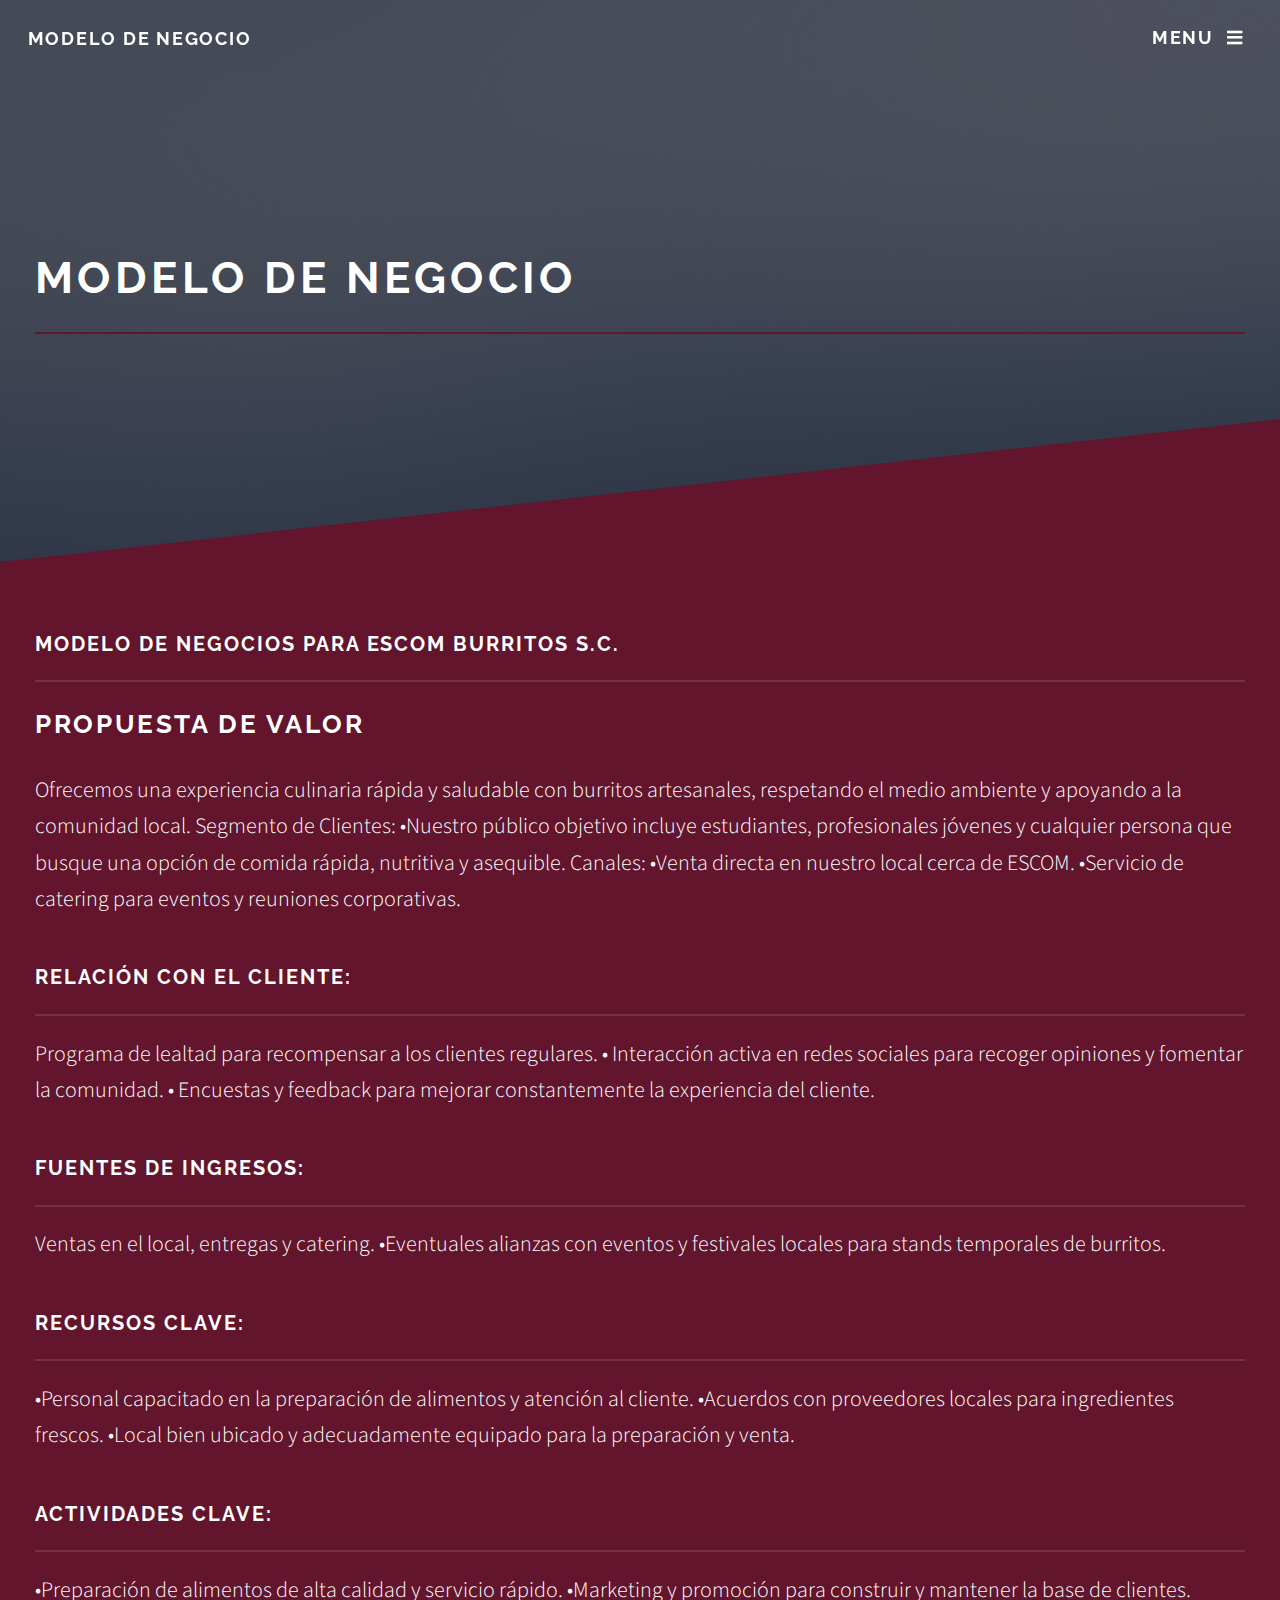
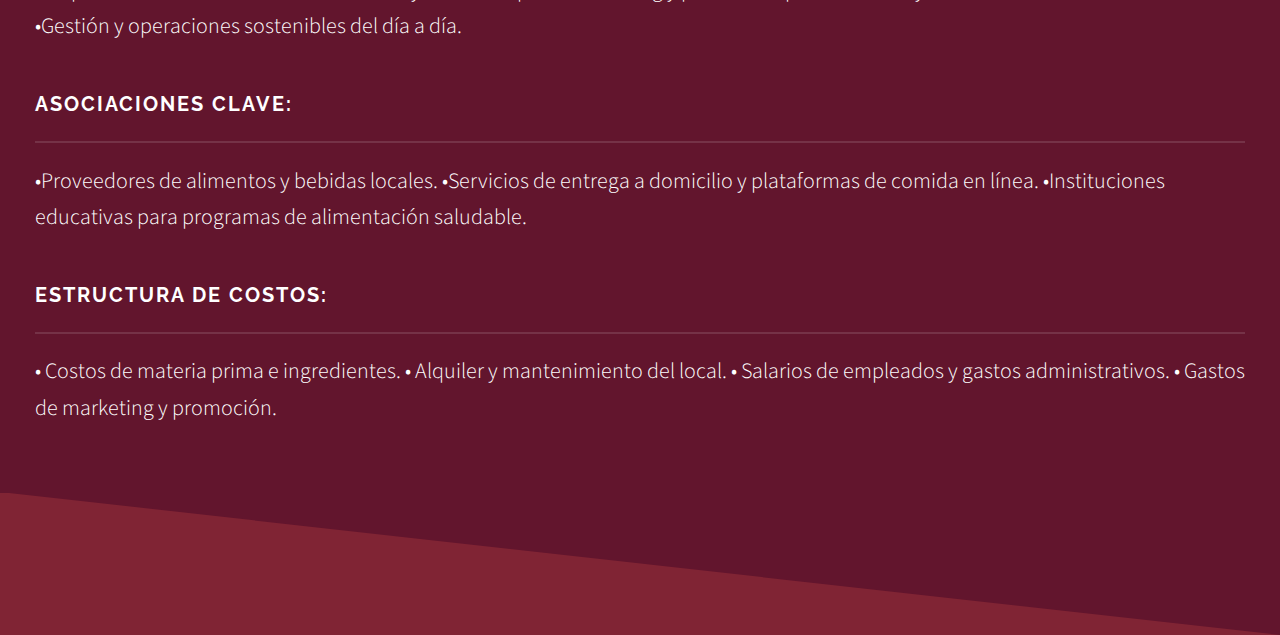
<file: html5up-solid-state/Modelo_negocio.html>
<!DOCTYPE html>
<html>
  <head>
    <title>Modelo</title>
    <meta charset="utf-8" />
    <meta
      name="viewport"
      content="width=device-width, initial-scale=1, user-scalable=no"
    />
    <link rel="stylesheet" href="assets/css/main.css" />
    <noscript
      ><link rel="stylesheet" href="assets/css/noscript.css"
    /></noscript>
  </head>
  <body class="is-preload">
    <!-- Page Wrapper -->
    <div id="page-wrapper">
      <!-- Header -->
      <header id="header">
        <h1>Modelo de Negocio</h1>
        <nav>
          <a href="#menu">Menu</a>
        </nav>
      </header>

      <!-- Menu -->
					<nav id="menu">
						<div class="inner">
							<h2>Menu</h2>
							<ul class="links">
								<li><a href="./index.html">Inicio</a></li>
								<li><a href="./Acta_constitutiva.html">Constitución legal de la empresa</a></li>
								<li><a href="./Estructura_Organizacional.html">Estructura Organizacional</a></li>
								<li><a href="./CMI_Gestion.html">CMI</a></li>
								<li><a href="./Innovación.html">Innovacion Tecnologíca</a></li>
								<li><a href="./Herramientas de gestión.html">Herramientas de gestión de capital humano y de calidad en la empresa.</a></li>
								<li>><a href="./Ley federal del trabajo.html">Relaciones Laborales según la Ley Federal del Trabajo</a></li>
								<li><a href="./Modelo_negocio.html">Modelo de Negocio</a></li>
							</ul>
							<a href="#" class="close">Close</a>
						</div>
					</nav>

      <!-- Wrapper -->
      <section id="wrapper">
        <header>
          <div class="inner">
            <h2>Modelo de negocio</h2>
          </div>
        </header>

        <!-- Content -->
        <div class="wrapper">
          <div class="inner">
            <h3 class="major">Modelo de Negocios para Escom Burritos S.C.</h3>
            <h2>Propuesta de Valor</h2>
            <p>
                Ofrecemos una experiencia culinaria rápida y saludable con burritos artesanales, respetando el medio ambiente y apoyando a la comunidad local.
                
                Segmento de Clientes:
                •Nuestro público objetivo incluye estudiantes, profesionales jóvenes y cualquier persona que busque una opción de comida rápida, nutritiva y asequible.
                
                Canales:
                •Venta directa en nuestro local cerca de ESCOM.
                •Servicio de catering para eventos y reuniones corporativas.
                
            </p>
            <h3 class="major">Relación con el Cliente:</h3>

            <p>Programa de lealtad para recompensar a los clientes regulares.
                •	Interacción activa en redes sociales para recoger opiniones y fomentar la comunidad.
                •	Encuestas y feedback para mejorar constantemente la experiencia del cliente.</p>
            
                <h3 class="major">Fuentes de Ingresos:</h3>
            <p>
                Ventas en el local, entregas y catering.
                
                •Eventuales alianzas con eventos y festivales locales para stands temporales de burritos.
            </p>
            
            <h3 class="major">Recursos Clave:</h3>
            <p>
                •Personal capacitado en la preparación de alimentos y atención al cliente.
                
                •Acuerdos con proveedores locales para ingredientes frescos.
                
                •Local bien ubicado y adecuadamente equipado para la preparación y venta.
            </p>
            <h3 class="major">
                Actividades Clave:
            </h3>
            <p>
                •Preparación de alimentos de alta calidad y servicio rápido.
                
                •Marketing y promoción para construir y mantener la base de clientes.
                
                •Gestión y operaciones sostenibles del día a día.
            </p>
            <h3 class="major">
                Asociaciones Clave:
            </h3>
            <p>
                •Proveedores de alimentos y bebidas locales.
                
                •Servicios de entrega a domicilio y plataformas de comida en línea.
                
                •Instituciones educativas para programas de alimentación saludable.
            </p>
         
            <h3 class="major">
            Estructura de Costos:
            </h3>
            <p>
                •	Costos de materia prima e ingredientes.
                
                •	Alquiler y mantenimiento del local.
               
                •	Salarios de empleados y gastos administrativos.
                
                •	Gastos de marketing y promoción.
            </p>
            

    <!-- Scripts -->
    <script src="assets/js/jquery.min.js"></script>
    <script src="assets/js/jquery.scrollex.min.js"></script>
    <script src="assets/js/browser.min.js"></script>
    <script src="assets/js/breakpoints.min.js"></script>
    <script src="assets/js/util.js"></script>
    <script src="assets/js/main.js"></script>
  </body>
</html>
</file>
<file: html5up-solid-state/assets/css/noscript.css>
/*
	Solid State by HTML5 UP
	html5up.net | @ajlkn
	Free for personal and commercial use under the CCA 3.0 license (html5up.net/license)
*/

/* Banner */

	body.is-preload #banner .logo {
		-moz-transform: none;
		-webkit-transform: none;
		-ms-transform: none;
		transform: none;
		opacity: 1;
	}

	body.is-preload #banner h2 {
		opacity: 1;
		-moz-transform: none;
		-webkit-transform: none;
		-ms-transform: none;
		transform: none;
		-moz-filter: none;
		-webkit-filter: none;
		-ms-filter: none;
		filter: none;
	}

	body.is-preload #banner p {
		opacity: 01;
		-moz-transform: none;
		-webkit-transform: none;
		-ms-transform: none;
		transform: none;
		-moz-filter: none;
		-webkit-filter: none;
		-ms-filter: none;
		filter: none;
	}
</file>
<file: html5up-solid-state/assets/css/main.css>
@import url(fontawesome-all.min.css);
@import url("https://fonts.googleapis.com/css?family=Raleway:200,700|Source+Sans+Pro:300,600,300italic,600italic");

html, body, div, span, applet, object,
iframe, h1, h2, h3, h4, h5, h6, p, blockquote,
pre, a, abbr, acronym, address, big, cite,
code, del, dfn, em, img, ins, kbd, q, s, samp,
small, strike, strong, sub, sup, tt, var, b,
u, i, center, dl, dt, dd, ol, ul, li, fieldset,
form, label, legend, table, caption, tbody,
tfoot, thead, tr, th, td, article, aside,
canvas, details, embed, figure, figcaption,
footer, header, hgroup, menu, nav, output, ruby,
section, summary, time, mark, audio, video {
	margin: 0;
	padding: 0;
	border: 0;
	font-size: 100%;
	font: inherit;
	vertical-align: baseline;}

article, aside, details, figcaption, figure,
footer, header, hgroup, menu, nav, section {
	display: block;}

body {
	line-height: 1;
}

ol, ul {
	list-style: none;
}

blockquote, q {
	quotes: none;
}

	blockquote:before, blockquote:after, q:before, q:after {
		content: '';
		content: none;
	}

table {
	border-collapse: collapse;
	border-spacing: 0;
}

body {
	-webkit-text-size-adjust: none;
}

mark {
	background-color: transparent;
	color: inherit;
}

input::-moz-focus-inner {
	border: 0;
	padding: 0;
}

input, select, textarea {
	-moz-appearance: none;
	-webkit-appearance: none;
	-ms-appearance: none;
	appearance: none;
}

/* Basic */

	@-ms-viewport {
		width: device-width;
	}

	body {
		-ms-overflow-style: scrollbar;
	}
	html {
		box-sizing: border-box;
	}

	*, *:before, *:after {
		box-sizing: inherit;
	}

	body {
		background-color: #802434;
		background-image: linear-gradient(to top, rgba(46, 49, 65, 0.8), rgba(46, 49, 65, 0.8)), url("../../images/bg.jpg");
		background-size: auto,
 cover;
		background-attachment: fixed,
 fixed;
		background-position: center,
 center;
	}

		body.is-preload *, body.is-preload *:before, body.is-preload *:after {
			-moz-animation: none !important;
			-webkit-animation: none !important;
			-ms-animation: none !important;
			animation: none !important;
			-moz-transition: none !important;
			-webkit-transition: none !important;
			-ms-transition: none !important;
			transition: none !important;
		}

/* Type */

	body, input, select, textarea {
		color: #ffffff;
		font-family: "Source Sans Pro", Helvetica, sans-serif;
		font-size: 16.5pt;
		font-weight: 300;
		line-height: 1.65;
	}

	a {
		-moz-transition: color 0.2s ease-in-out, border-bottom-color 0.2s ease-in-out;
		-webkit-transition: color 0.2s ease-in-out, border-bottom-color 0.2s ease-in-out;
		-ms-transition: color 0.2s ease-in-out, border-bottom-color 0.2s ease-in-out;
		transition: color 0.2s ease-in-out, border-bottom-color 0.2s ease-in-out;
		border-bottom: dotted 1px rgba(255, 255, 255, 0.35);
		color: #ffffff;
		text-decoration: none;
	}

		a:hover {
			border-bottom-color: transparent;
			color: #ffffff !important;
		}

		a.special:not(.button) {
			text-decoration: none;
			border-bottom: 0;
			display: block;
			font-family: Raleway, Helvetica, sans-serif;
			font-size: 0.8em;
			font-weight: 700;
			letter-spacing: 0.1em;
			margin: 0 0 2em 0;
			text-transform: uppercase;
		}

			a.special:not(.button):before {
				-moz-osx-font-smoothing: grayscale;
				-webkit-font-smoothing: antialiased;
				display: inline-block;
				font-style: normal;
				font-variant: normal;
				text-rendering: auto;
				line-height: 1;
				text-transform: none !important;
				font-family: 'Font Awesome 5 Free';
				font-weight: 900;
			}

			a.special:not(.button):before {
				-moz-transition: background-color 0.2s ease-in-out;
				-webkit-transition: background-color 0.2s ease-in-out;
				-ms-transition: background-color 0.2s ease-in-out;
				transition: background-color 0.2s ease-in-out;
				border-radius: 100%;
				border: solid 2px rgba(255, 255, 255, 0.125);
				content: '\f105';
				display: inline-block;
				font-size: 1.25em;
				height: 2em;
				line-height: 1.75em;
				margin-right: 0.85em;
				text-align: center;
				text-indent: 0.15em;
				vertical-align: middle;
				width: 2em;
			}

			a.special:not(.button):hover:before {
				background-color: rgba(255, 255, 255, 0.025);
			}

			a.special:not(.button):active:before {
				background-color: rgba(255, 255, 255, 0.075);
			}

	strong, b {
		color: #ffffff;
		font-weight: 600;
	}

	em, i {
		font-style: italic;
	}

	p {
		margin: 0 0 2em 0;
	}

	h1, h2, h3, h4, h5, h6 {
		color: #ffffff;
		font-family: Raleway, Helvetica, sans-serif;
		font-weight: 700;
		letter-spacing: 0.1em;
		margin: 0 0 1em 0;
		text-transform: uppercase;
	}

		h1 a, h2 a, h3 a, h4 a, h5 a, h6 a {
			color: inherit;
			text-decoration: none;
			border-bottom: 0;
		}

		h1 span, h2 span, h3 span, h4 span, h5 span, h6 span {
			font-weight: 200;
		}

		h1.major, h2.major, h3.major, h4.major, h5.major, h6.major {
			padding-bottom: 1em;
			border-bottom: solid 2px rgba(255, 255, 255, 0.125);
		}

	h2 {
		font-size: 1.2em;
	}

	h3 {
		font-size: 0.9em;
	}

	h4 {
		font-size: 0.7em;
	}

	h5 {
		font-size: 0.7em;
	}

	h6 {
		font-size: 0.7em;
	}

	sub {
		font-size: 0.8em;
		position: relative;
		top: 0.5em;
	}

	sup {
		font-size: 0.8em;
		position: relative;
		top: -0.5em;
	}

	blockquote {
		border-left: solid 4px rgba(255, 255, 255, 0.125);
		font-style: italic;
		margin: 0 0 2em 0;
		padding: 0.5em 0 0.5em 2em;
	}

	code {
		background: rgba(255, 255, 255, 0.025);
		border-radius: 5px;
		border: solid 2px rgba(255, 255, 255, 0.125);
		font-family: "Courier New", monospace;
		font-size: 0.9em;
		margin: 0 0.25em;
		padding: 0.25em 0.65em;
	}

	pre {
		-webkit-overflow-scrolling: touch;
		font-family: "Courier New", monospace;
		font-size: 0.9em;
		margin: 0 0 2em 0;
	}

		pre code {
			display: block;
			line-height: 1.75em;
			padding: 1em 1.5em;
			overflow-x: auto;
		}

	hr {
		border: 0;
		border-bottom: solid 2px rgba(255, 255, 255, 0.125);
		margin: 2.5em 0;
	}

		hr.major {
			margin: 4em 0;
		}

	.align-left {
		text-align: left;
	}

	.align-center {
		text-align: center;
	}

	.align-right {
		text-align: right;
	}

/* Row */

	.row {
		display: flex;
		flex-wrap: wrap;
		box-sizing: border-box;
		align-items: stretch;
	}

		.row > * {
			box-sizing: border-box;
		}

		.row.gtr-uniform > * > :last-child {
			margin-bottom: 0;
		}

		.row.aln-left {
			justify-content: flex-start;
		}

		.row.aln-center {
			justify-content: center;
		}

		.row.aln-right {
			justify-content: flex-end;
		}

		.row.aln-top {
			align-items: flex-start;
		}

		.row.aln-middle {
			align-items: center;
		}

		.row.aln-bottom {
			align-items: flex-end;
		}

		.row > .imp {
			order: -1;
		}

		.row > .col-1 {
			width: 8.33333%;
		}

		.row > .off-1 {
			margin-left: 8.33333%;
		}

		.row > .col-2 {
			width: 16.66667%;
		}

		.row > .off-2 {
			margin-left: 16.66667%;
		}

		.row > .col-3 {
			width: 25%;
		}

		.row > .off-3 {
			margin-left: 25%;
		}

		.row > .col-4 {
			width: 33.33333%;
		}

		.row > .off-4 {
			margin-left: 33.33333%;
		}

		.row > .col-5 {
			width: 41.66667%;
		}

		.row > .off-5 {
			margin-left: 41.66667%;
		}

		.row > .col-6 {
			width: 50%;
		}

		.row > .off-6 {
			margin-left: 50%;
		}

		.row > .col-7 {
			width: 58.33333%;
		}

		.row > .off-7 {
			margin-left: 58.33333%;
		}

		.row > .col-8 {
			width: 66.66667%;
		}

		.row > .off-8 {
			margin-left: 66.66667%;
		}

		.row > .col-9 {
			width: 75%;
		}

		.row > .off-9 {
			margin-left: 75%;
		}

		.row > .col-10 {
			width: 83.33333%;
		}

		.row > .off-10 {
			margin-left: 83.33333%;
		}

		.row > .col-11 {
			width: 91.66667%;
		}

		.row > .off-11 {
			margin-left: 91.66667%;
		}

		.row > .col-12 {
			width: 100%;
		}

		.row > .off-12 {
			margin-left: 100%;
		}

		.row.gtr-0 {
			margin-top: 0;
			margin-left: 0em;
		}

			.row.gtr-0 > * {
				padding: 0 0 0 0em;
			}

			.row.gtr-0.gtr-uniform {
				margin-top: 0em;
			}

				.row.gtr-0.gtr-uniform > * {
					padding-top: 0em;
				}

		.row.gtr-25 {
			margin-top: 0;
			margin-left: -0.4375em;
		}

			.row.gtr-25 > * {
				padding: 0 0 0 0.4375em;
			}

			.row.gtr-25.gtr-uniform {
				margin-top: -0.4375em;
			}

				.row.gtr-25.gtr-uniform > * {
					padding-top: 0.4375em;
				}

		.row.gtr-50 {
			margin-top: 0;
			margin-left: -0.875em;
		}

			.row.gtr-50 > * {
				padding: 0 0 0 0.875em;
			}

			.row.gtr-50.gtr-uniform {
				margin-top: -0.875em;
			}

				.row.gtr-50.gtr-uniform > * {
					padding-top: 0.875em;
				}

		.row {
			margin-top: 0;
			margin-left: -1.75em;
		}

			.row > * {
				padding: 0 0 0 1.75em;
			}

			.row.gtr-uniform {
				margin-top: -1.75em;
			}

				.row.gtr-uniform > * {
					padding-top: 1.75em;
				}

		.row.gtr-150 {
			margin-top: 0;
			margin-left: -2.625em;
		}

			.row.gtr-150 > * {
				padding: 0 0 0 2.625em;
			}

			.row.gtr-150.gtr-uniform {
				margin-top: -2.625em;
			}

				.row.gtr-150.gtr-uniform > * {
					padding-top: 2.625em;
				}

		.row.gtr-200 {
			margin-top: 0;
			margin-left: -3.5em;
		}

			.row.gtr-200 > * {
				padding: 0 0 0 3.5em;
			}

			.row.gtr-200.gtr-uniform {
				margin-top: -3.5em;
			}

				.row.gtr-200.gtr-uniform > * {
					padding-top: 3.5em;
				}
/* Section/Article */

	section.special, article.special {
		text-align: center;
	}

/* Form */

	form {
		margin: 0 0 2em 0;
	}

		form > :last-child {
			margin-bottom: 0;
		}

		form > .fields {
			display: -moz-flex;
			display: -webkit-flex;
			display: -ms-flex;
			display: flex;
			-moz-flex-wrap: wrap;
			-webkit-flex-wrap: wrap;
			-ms-flex-wrap: wrap;
			flex-wrap: wrap;
			width: calc(100% + 3em);
			margin: -1.5em 0 2em -1.5em;
		}

			form > .fields > .field {
				-moz-flex-grow: 0;
				-webkit-flex-grow: 0;
				-ms-flex-grow: 0;
				flex-grow: 0;
				-moz-flex-shrink: 0;
				-webkit-flex-shrink: 0;
				-ms-flex-shrink: 0;
				flex-shrink: 0;
				padding: 1.5em 0 0 1.5em;
				width: calc(100% - 1.5em);
			}

				form > .fields > .field.half {
					width: calc(50% - 0.75em);
				}

				form > .fields > .field.third {
					width: calc(100%/3 - 0.5em);
				}

				form > .fields > .field.quarter {
					width: calc(25% - 0.375em);
				}
	label {
		color: #ffffff;
		display: block;
		font-family: Raleway, Helvetica, sans-serif;
		font-size: 0.8em;
		font-weight: 700;
		letter-spacing: 0.1em;
		margin: 0 0 0.7em 0;
		text-transform: uppercase;
	}

	input[type="text"],
	input[type="password"],
	input[type="email"],
	input[type="tel"],
	select,
	textarea {
		-moz-appearance: none;
		-webkit-appearance: none;
		-ms-appearance: none;
		appearance: none;
		background: rgba(255, 255, 255, 0.025);
		border-radius: 5px;
		border: none;
		border: solid 2px rgba(255, 255, 255, 0.125);
		color: inherit;
		display: block;
		outline: 0;
		padding: 0 1em;
		text-decoration: none;
		width: 100%;
	}

		input[type="text"]:invalid,
		input[type="password"]:invalid,
		input[type="email"]:invalid,
		input[type="tel"]:invalid,
		select:invalid,
		textarea:invalid {
			box-shadow: none;
		}

		input[type="text"]:focus,
		input[type="password"]:focus,
		input[type="email"]:focus,
		input[type="tel"]:focus,
		select:focus,
		textarea:focus {
			border-color: #5b6ba6;
		}

	select {
		background-image: url("data:image/svg+xml;charset=utf8,%3Csvg xmlns='http://www.w3.org/2000/svg' width='40' height='40' preserveAspectRatio='none' viewBox='0 0 40 40'%3E%3Cpath d='M9.4,12.3l10.4,10.4l10.4-10.4c0.2-0.2,0.5-0.4,0.9-0.4c0.3,0,0.6,0.1,0.9,0.4l3.3,3.3c0.2,0.2,0.4,0.5,0.4,0.9 c0,0.4-0.1,0.6-0.4,0.9L20.7,31.9c-0.2,0.2-0.5,0.4-0.9,0.4c-0.3,0-0.6-0.1-0.9-0.4L4.3,17.3c-0.2-0.2-0.4-0.5-0.4-0.9 c0-0.4,0.1-0.6,0.4-0.9l3.3-3.3c0.2-0.2,0.5-0.4,0.9-0.4S9.1,12.1,9.4,12.3z' fill='rgba(255, 255, 255, 0.125)' /%3E%3C/svg%3E");
		background-size: 1.25rem;
		background-repeat: no-repeat;
		background-position: calc(100% - 1rem) center;
		height: 2.75em;
		padding-right: 2.75em;
		text-overflow: ellipsis;
	}

		select option {
			color: #ffffff;
			background: #2e3141;
		}

		select:focus::-ms-value {
			background-color: transparent;
		}

		select::-ms-expand {
			display: none;
		}

	input[type="text"],
	input[type="password"],
	input[type="email"],
	select {
		height: 2.75em;
	}

	textarea {
		padding: 0.75em 1em;
	}

	input[type="checkbox"],
	input[type="radio"] {
		-moz-appearance: none;
		-webkit-appearance: none;
		-ms-appearance: none;
		appearance: none;
		display: block;
		float: left;
		margin-right: -2em;
		opacity: 0;
		width: 1em;
		z-index: -1;
	}

		input[type="checkbox"] + label,
		input[type="radio"] + label {
			text-decoration: none;
			color: #ffffff;
			cursor: pointer;
			display: inline-block;
			font-size: 1em;
			font-family: "Source Sans Pro", Helvetica, sans-serif;
			text-transform: none;
			letter-spacing: 0;
			font-weight: 300;
			padding-left: 2.4em;
			padding-right: 0.75em;
			position: relative;
		}

			input[type="checkbox"] + label:before,
			input[type="radio"] + label:before {
				-moz-osx-font-smoothing: grayscale;
				-webkit-font-smoothing: antialiased;
				display: inline-block;
				font-style: normal;
				font-variant: normal;
				text-rendering: auto;
				line-height: 1;
				text-transform: none !important;
				font-family: 'Font Awesome 5 Free';
				font-weight: 900;
			}

			input[type="checkbox"] + label:before,
			input[type="radio"] + label:before {
				background: rgba(255, 255, 255, 0.025);
				border-radius: 5px;
				border: solid 2px rgba(255, 255, 255, 0.125);
				content: '';
				display: inline-block;
				font-size: 0.8em;
				height: 2.0625em;
				left: 0;
				line-height: 2.0625em;
				position: absolute;
				text-align: center;
				top: 0;
				width: 2.0625em;
			}

		input[type="checkbox"]:checked + label:before,
		input[type="radio"]:checked + label:before {
			background: #ffffff;
			border-color: #ffffff;
			content: '\f00c';
			color: #2e3141;
		}

		input[type="checkbox"]:focus + label:before,
		input[type="radio"]:focus + label:before {
			border-color: #4c5c96;
		}

	input[type="checkbox"] + label:before {
		border-radius: 5px;
	}

	input[type="radio"] + label:before {
		border-radius: 100%;
	}

	::-webkit-input-placeholder {
		color: rgba(255, 255, 255, 0.35) !important;
		opacity: 1.0;
	}

	:-moz-placeholder {
		color: rgba(255, 255, 255, 0.35) !important;
		opacity: 1.0;
	}

	::-moz-placeholder {
		color: rgba(255, 255, 255, 0.35) !important;
		opacity: 1.0;
	}

	:-ms-input-placeholder {
		color: rgba(255, 255, 255, 0.35) !important;
		opacity: 1.0;
	}

/* Box */

	.box {
		border-radius: 5px;
		border: solid 2px rgba(255, 255, 255, 0.125);
		margin-bottom: 2em;
		padding: 1.5em;
	}

		.box > :last-child,
		.box > :last-child > :last-child,
		.box > :last-child > :last-child > :last-child {
			margin-bottom: 0;
		}

		.box.alt {
			border: 0;
			border-radius: 0;
			padding: 0;
		}

/* Icon */

	.icon {
		text-decoration: none;
		border-bottom: none;
		position: relative;
	}

		.icon:before {
			-moz-osx-font-smoothing: grayscale;
			-webkit-font-smoothing: antialiased;
			display: inline-block;
			font-style: normal;
			font-variant: normal;
			text-rendering: auto;
			line-height: 1;
			text-transform: none !important;
			font-family: 'Font Awesome 5 Free';
			font-weight: 400;
		}

		.icon > .label {
			display: none;
		}

		.icon:before {
			line-height: inherit;
		}

		.icon.solid:before {
			font-weight: 900;
		}

		.icon.brands:before {
			font-family: 'Font Awesome 5 Brands';
		}

/* Image */

	.image {
		border-radius: 5px;
		border: 0;
		display: inline-block;
		position: relative;
	}

		.image img {
			border-radius: 5px;
			display: block;
		}

		.image.left, .image.right {
			max-width: 40%;
		}

			.image.left img, .image.right img {
				width: 100%;
			}

		.image.left {
			float: left;
			padding: 0 1.5em 1em 0;
			top: 0.25em;
		}

		.image.right {
			float: right;
			padding: 0 0 1em 1.5em;
			top: 0.25em;
		}

		.image.fit {
			display: block;
			margin: 0 0 2em 0;
			width: 100%;
		}

			.image.fit img {
				width: 100%;
			}

		.image.main {
			display: block;
			margin: 0 0 3em 0;
			width: 100%;
		}

			.image.main img {
				width: 100%;
			}

/* List */

	ol {
		list-style: decimal;
		margin: 0 0 2em 0;
		padding-left: 1.25em;
	}

		ol li {
			padding-left: 0.25em;
		}

	ul {
		list-style: disc;
		margin: 0 0 2em 0;
		padding-left: 1em;
	}

		ul li {
			padding-left: 0.5em;
		}

		ul.alt {
			list-style: none;
			padding-left: 0;
		}

			ul.alt li {
				border-top: solid 1px rgba(255, 255, 255, 0.125);
				padding: 0.5em 0;
			}

				ul.alt li:first-child {
					border-top: 0;
					padding-top: 0;
				}

	dl {
		margin: 0 0 2em 0;
	}

		dl dt {
			display: block;
			font-weight: 600;
			margin: 0 0 1em 0;
		}

		dl dd {
			margin-left: 2em;
		}

/* Actions */

	ul.actions {
		display: -moz-flex;
		display: -webkit-flex;
		display: -ms-flex;
		display: flex;
		cursor: default;
		list-style: none;
		margin-left: -1em;
		padding-left: 0;
	}

		ul.actions li {
			padding: 0 0 0 1em;
			vertical-align: middle;
		}

		ul.actions.special {
			-moz-justify-content: center;
			-webkit-justify-content: center;
			-ms-justify-content: center;
			justify-content: center;
			width: 100%;
			margin-left: 0;
		}

			ul.actions.special li:first-child {
				padding-left: 0;
			}

		ul.actions.stacked {
			-moz-flex-direction: column;
			-webkit-flex-direction: column;
			-ms-flex-direction: column;
			flex-direction: column;
			margin-left: 0;
		}

			ul.actions.stacked li {
				padding: 1.3em 0 0 0;
			}

				ul.actions.stacked li:first-child {
					padding-top: 0;
				}

		ul.actions.fit {
			width: calc(100% + 1em);
		}

			ul.actions.fit li {
				-moz-flex-grow: 1;
				-webkit-flex-grow: 1;
				-ms-flex-grow: 1;
				flex-grow: 1;
				-moz-flex-shrink: 1;
				-webkit-flex-shrink: 1;
				-ms-flex-shrink: 1;
				flex-shrink: 1;
				width: 100%;
			}

				ul.actions.fit li > * {
					width: 100%;
				}

			ul.actions.fit.stacked {
				width: 100%;
			}

/* Icons */

	ul.icons {
		cursor: default;
		list-style: none;
		padding-left: 0;
	}

		ul.icons li {
			display: inline-block;
			padding: 0 1em 0 0;
		}

			ul.icons li:last-child {
				padding-right: 0;
			}

			ul.icons li .icon:before {
				font-size: 1.25em;
			}

/* Contact */

	ul.contact {
		list-style: none;
		padding: 0;
	}

		ul.contact li {
			text-decoration: none;
			margin: 2.5em 0 0 0;
			padding: 0 0 0 3.25em;
			position: relative;
		}

			ul.contact li:before {
				-moz-osx-font-smoothing: grayscale;
				-webkit-font-smoothing: antialiased;
				display: inline-block;
				font-style: normal;
				font-variant: normal;
				text-rendering: auto;
				line-height: 1;
				text-transform: none !important;
				font-family: 'Font Awesome 5 Free';
				font-weight: 400;
			}

			ul.contact li:before {
				border-radius: 100%;
				border: solid 2px rgba(255, 255, 255, 0.125);
				display: inline-block;
				font-size: 0.8em;
				height: 2.5em;
				left: 0;
				line-height: 2.35em;
				position: absolute;
				text-align: center;
				top: 0;
				width: 2.5em;
			}

			ul.contact li:first-child {
				margin-top: 0;
			}

/* Pagination */

	ul.pagination {
		cursor: default;
		list-style: none;
		padding-left: 0;
	}

		ul.pagination li {
			display: inline-block;
			padding-left: 0;
			vertical-align: middle;
		}

			ul.pagination li > .page {
				-moz-transition: background-color 0.2s ease-in-out, color 0.2s ease-in-out;
				-webkit-transition: background-color 0.2s ease-in-out, color 0.2s ease-in-out;
				-ms-transition: background-color 0.2s ease-in-out, color 0.2s ease-in-out;
				transition: background-color 0.2s ease-in-out, color 0.2s ease-in-out;
				border-bottom: 0;
				border-radius: 5px;
				display: inline-block;
				height: 1.5em;
				line-height: 1.5em;
				margin: 0 0.125em;
				min-width: 1.5em;
				padding: 0 0.5em;
				text-align: center;
			}

				ul.pagination li > .page:hover {
					background-color: rgba(255, 255, 255, 0.025);
				}

				ul.pagination li > .page.active {
					background-color: #4c5c96;
				}

			ul.pagination li:first-child {
				padding-right: 0.75em;
			}

			ul.pagination li:last-child {
				padding-left: 0.75em;
			}

/* Table */

	.table-wrapper {
		-webkit-overflow-scrolling: touch;
		overflow-x: auto;
	}

	table {
		margin: 0 0 2em 0;
		width: 100%;
	}

		table tbody tr {
			border: solid 1px rgba(255, 255, 255, 0.125);
			border-left: 0;
			border-right: 0;
		}

			table tbody tr:nth-child(2n + 1) {
				background-color: rgba(255, 255, 255, 0.025);
			}

		table td {
			padding: 0.75em 0.75em;
		}

		table th {
			color: #ffffff;
			font-size: 0.9em;
			font-weight: 600;
			padding: 0 0.75em 0.75em 0.75em;
			text-align: left;
		}

		table thead {
			border-bottom: solid 2px rgba(255, 255, 255, 0.125);
		}

		table tfoot {
			border-top: solid 2px rgba(255, 255, 255, 0.125);
		}

		table.alt {
			border-collapse: separate;
		}

			table.alt tbody tr td {
				border: solid 1px rgba(255, 255, 255, 0.125);
				border-left-width: 0;
				border-top-width: 0;
			}

				table.alt tbody tr td:first-child {
					border-left-width: 1px;
				}

			table.alt tbody tr:first-child td {
				border-top-width: 1px;
			}

			table.alt thead {
				border-bottom: 0;
			}

			table.alt tfoot {
				border-top: 0;
			}

/* Button */

	input[type="submit"],
	input[type="reset"],
	input[type="button"],
	button,
	.button {
		-moz-appearance: none;
		-webkit-appearance: none;
		-ms-appearance: none;
		appearance: none;
		-moz-transition: background-color 0.2s ease-in-out;
		-webkit-transition: background-color 0.2s ease-in-out;
		-ms-transition: background-color 0.2s ease-in-out;
		transition: background-color 0.2s ease-in-out;
		background-color: transparent;
		border-radius: 5px;
		border: 0;
		box-shadow: inset 0 0 0 2px rgba(255, 255, 255, 0.125);
		color: #ffffff !important;
		cursor: pointer;
		display: inline-block;
		font-family: Raleway, Helvetica, sans-serif;
		font-size: 0.8em;
		font-weight: 700;
		height: 3.75em;
		letter-spacing: 0.1em;
		line-height: 3.75em;
		padding: 0 2.25em;
		text-align: center;
		text-decoration: none;
		text-transform: uppercase;
		white-space: nowrap;
	}

		input[type="submit"]:hover,
		input[type="reset"]:hover,
		input[type="button"]:hover,
		button:hover,
		.button:hover {
			background-color: rgba(255, 255, 255, 0.025);
		}

		input[type="submit"]:active,
		input[type="reset"]:active,
		input[type="button"]:active,
		button:active,
		.button:active {
			background-color: rgba(255, 255, 255, 0.075);
		}

		input[type="submit"].icon:before,
		input[type="reset"].icon:before,
		input[type="button"].icon:before,
		button.icon:before,
		.button.icon:before {
			margin-right: 0.5em;
			color: rgba(255, 255, 255, 0.35);
		}

		input[type="submit"].primary,
		input[type="reset"].primary,
		input[type="button"].primary,
		button.primary,
		.button.primary {
			background-color: #4c5c96;
			box-shadow: none;
		}

			input[type="submit"].primary:hover,
			input[type="reset"].primary:hover,
			input[type="button"].primary:hover,
			button.primary:hover,
			.button.primary:hover {
				background-color: #53639e;
			}

			input[type="submit"].primary:active,
			input[type="reset"].primary:active,
			input[type="button"].primary:active,
			button.primary:active,
			.button.primary:active {
				background-color: #45558d;
			}

			input[type="submit"].primary.icon:before,
			input[type="reset"].primary.icon:before,
			input[type="button"].primary.icon:before,
			button.primary.icon:before,
			.button.primary.icon:before {
				color: #7985b0;
			}

		input[type="submit"].fit,
		input[type="reset"].fit,
		input[type="button"].fit,
		button.fit,
		.button.fit {
			width: 100%;
		}

		input[type="submit"].small,
		input[type="reset"].small,
		input[type="button"].small,
		button.small,
		.button.small {
			font-size: 0.6em;
		}

		input[type="submit"].large,
		input[type="reset"].large,
		input[type="button"].large,
		button.large,
		.button.large {
			font-size: 1em;
		}

		input[type="submit"].disabled, input[type="submit"]:disabled,
		input[type="reset"].disabled,
		input[type="reset"]:disabled,
		input[type="button"].disabled,
		input[type="button"]:disabled,
		button.disabled,
		button:disabled,
		.button.disabled,
		.button:disabled {
			opacity: 0.25;
		}
/* Features */

	.features {
		display: -moz-flex;
		display: -webkit-flex;
		display: -ms-flex;
		display: flex;
		-moz-flex-wrap: wrap;
		-webkit-flex-wrap: wrap;
		-ms-flex-wrap: wrap;
		flex-wrap: wrap;
		margin: 0 0 2em 0;
	}

		.features article {
			padding: 1.75em 1.75em 0.1em 1.75em ;
			background-color: #353849;
			border-radius: 5px;
			margin: 1.5em 3em 1.5em 0;
			width: calc(50% - 1.5em);
		}

			.features article:nth-child(2n) {
				margin-right: 0;
			}

			.features article .image {
				border-radius: 5px 5px 0 0;
				display: block;
				margin-bottom: 1.75em;
				margin-left: -1.75em;
				margin-top: -1.75em;
				position: relative;
				width: calc(100% + 3.5em);
			}

				.features article .image img {
					border-radius: 5px 5px 0 0;
					width: 100%;
				}

/* Header */

	#header {
		-moz-transition: background-color 0.2s ease-in-out;
		-webkit-transition: background-color 0.2s ease-in-out;
		-ms-transition: background-color 0.2s ease-in-out;
		transition: background-color 0.2s ease-in-out;
		background-color: rgba(#62152d);
		height: 3.5em;
		left: 0;
		line-height: 3.5em;
		padding: 0 1.25em;
		position: fixed;
		top: 0;
		width: 100%;
		z-index: 10000;
	}

		#header h1 {
			-moz-transition: opacity 0.2s ease-in-out, visibility 0.2s;
			-webkit-transition: opacity 0.2s ease-in-out, visibility 0.2s;
			-ms-transition: opacity 0.2s ease-in-out, visibility 0.2s;
			transition: opacity 0.2s ease-in-out, visibility 0.2s;
			border-bottom: 0;
			font-size: 0.8em;
			margin-bottom: 0;
			opacity: 1;
			visibility: visible;
		}

			#header h1 a {
				border: 0;
			}

		#header nav {
			font-family: Raleway, Helvetica, sans-serif;
			font-size: 0.8em;
			font-weight: 700;
			height: 3em;
			letter-spacing: 0.1em;
			line-height: 3em;
			position: absolute;
			right: 0.7em;
			text-transform: uppercase;
			top: 0.7em;
		}

			#header nav a {
				border: 0;
				display: inline-block;
				padding: 0 1em;
			}

				#header nav a:before {
					float: right;
					margin-left: 0.75em;
				}

				#header nav a[href="#menu"] {
					text-decoration: none;
					-moz-transition: background-color 0.2s ease-in-out;
					-webkit-transition: background-color 0.2s ease-in-out;
					-ms-transition: background-color 0.2s ease-in-out;
					transition: background-color 0.2s ease-in-out;
					border-radius: 5px;
					box-shadow: inset 0 0 0 2px rgba(2#62152d);
					padding: 0 1.35em;
				}

					#header nav a[href="#menu"]:before {
						-moz-osx-font-smoothing: grayscale;
						-webkit-font-smoothing: antialiased;
						display: inline-block;
						font-style: normal;
						font-variant: normal;
						text-rendering: auto;
						line-height: 1;
						text-transform: none !important;
						font-family: 'Font Awesome 5 Free';
						font-weight: 900;
					}

					#header nav a[href="#menu"]:before {
						content: '\f0c9';
						line-height: inherit;
					}

					#header nav a[href="#menu"]:hover {
						background-color: rgba(#62152d);
					}

					#header nav a[href="#menu"]:active {
						background-color: rgba(#62152d);
					}

		#header.alt {
			background-color: transparent;
		}

			#header.alt h1 {
				opacity: 0;
				visibility: hidden;
			}

/* Menu */

	#page-wrapper {
		-moz-transition: -moz-filter 0.25s ease;
		-webkit-transition: -webkit-filter 0.25s ease;
		-ms-transition: -ms-filter 0.25s ease;
		transition: filter 0.25s ease;
	}

	#menu {
		-moz-align-items: center;
		-webkit-align-items: center;
		-ms-align-items: center;
		align-items: center;
		display: -moz-flex;
		display: -webkit-flex;
		display: -ms-flex;
		display: flex;
		-moz-justify-content: center;
		-webkit-justify-content: center;
		-ms-justify-content: center;
		justify-content: center;
		pointer-events: none;
		-moz-transition: opacity 0.35s ease, visibility 0.35s;
		-webkit-transition: opacity 0.35s ease, visibility 0.35s;
		-ms-transition: opacity 0.35s ease, visibility 0.35s;
		transition: opacity 0.35s ease, visibility 0.35s;
		-moz-user-select: none;
		-webkit-user-select: none;
		-ms-user-select: none;
		user-select: none;
		-webkit-tap-highlight-color: rgba(0, 0, 0, 0);
		background: rgba(#62152d);
		cursor: default;
		height: 100%;
		left: 0;
		opacity: 0;
		position: fixed;
		text-align: center;
		top: 0;
		visibility: hidden;
		width: 100%;
	}

		#menu .inner {
			padding: 2.5em 1.5em 0.5em 1.5em ;
			-moz-transform: translateY(0.5em);
			-webkit-transform: translateY(0.5em);
			-ms-transform: translateY(0.5em);
			transform: translateY(0.5em);
			-moz-transition: opacity 0.35s ease, -moz-transform 0.35s ease;
			-webkit-transition: opacity 0.35s ease, -webkit-transform 0.35s ease;
			-ms-transition: opacity 0.35s ease, -ms-transform 0.35s ease;
			transition: opacity 0.35s ease, transform 0.35s ease;
			-webkit-overflow-scrolling: touch;
			background-color: #62152d;
			border-radius: 5px;
			display: block;
			max-width: 100%;
			opacity: 0;
			position: relative;
			width: 18em;
		}

		#menu h2 {
			border-bottom: solid 2px rgba(255, 255, 255, 0.125);
			padding-bottom: 1em;
		}

		#menu .close {
			background-image: url("images/close.svg");
			background-position: 75% 25%;
			background-repeat: no-repeat;
			background-size: 2em 2em;
			border: 0;
			content: '';
			display: block;
			height: 4em;
			overflow: hidden;
			position: absolute;
			right: 0;
			text-align: center;
			text-indent: 4em;
			top: 0;
			width: 4em;
		}

		#menu .links {
			list-style: none;
			margin-bottom: 1.5em;
			padding: 0;
		}

			#menu .links li {
				padding: 0;
			}

				#menu .links li a {
					border-radius: 5px;
					border: 0;
					display: block;
					font-family: Raleway, Helvetica, sans-serif;
					font-size: 0.8em;
					font-weight: 200;
					letter-spacing: 0.1em;
					line-height: 1.85em;
					padding: 0.75em 0;
					text-transform: uppercase;
				}

					#menu .links li a:hover {
						background: #62152d;
					}

	body.is-menu-visible #page-wrapper {
		-moz-filter: blur(1.5px);
		-webkit-filter: blur(1.5px);
		-ms-filter: blur(1.5px);
		filter: blur(1.5px);
	}

	body.is-menu-visible #menu {
		pointer-events: auto;
		opacity: 1;
		visibility: visible;
	}

		body.is-menu-visible #menu .inner {
			-moz-transform: translateY(0);
			-webkit-transform: translateY(0);
			-ms-transform: translateY(0);
			transform: translateY(0);
			opacity: 1;
		}

/* Banner */

	#banner {
		padding: 10em 0 4.75em 0 ;
		background-color: #481414;
	}

    #banner .inner {
		margin: 0 auto;
		width: 100%;
		height: 100vh; /* Ajusta la altura del banner según sea necesario */
		padding: 20px; /* Espaciado interno para crear un margen */
		border-radius: 10px;
		background-image: url('./images/imagenesburro/pixelcut-export.jpeg');
		background-size: contain; /* Ajusta la imagen para que se contenga dentro del contenedor */
		background-position: center; /* Centra la imagen */
		background-repeat: no-repeat; /* Evita que la imagen se repita */
		display: flex;
		align-items: center;
		justify-content: center;
		text-align: center;
		box-sizing: border-box; /* Asegura que el padding no afecte el tamaño total del contenedor */
	}
	#banner .inner2 {
		margin: 0 auto;
		width: 100%;
		height: 100vh; /* Ajusta la altura del banner según sea necesario */
		padding: 20px; /* Espaciado interno para crear un margen */
		border-radius: 10px;
		display: flex;
		align-items: center;
		justify-content: center;
		text-align: center;
		box-sizing: border-box; /* Asegura que el padding no afecte el tamaño total del contenedor */
		position: relative;
		flex-direction: column; /* Alinea los elementos en columna */
	}
	
	.escudo {
		position: absolute;
		width: 250px; /* Ajusta el tamaño para que las imágenes sean más visibles */
		height: auto;
		margin: 20px; /* Ajusta el espacio desde los bordes */
	}
	
	.escudo.izquierdo {
		top: 30px; /* Ajusta la posición según sea necesario */
		left: 30px; /* Ajusta la posición según sea necesario */
	}
	
	.escudo.derecho {
		top: 30px; /* Ajusta la posición según sea necesario */
		right: 30px; /* Ajusta la posición según sea necesario */
	}
	
	.texto-centrado {
		z-index: 1; /* Asegura que el texto esté por encima de las imágenes */
		color: white; /* Ajusta el color del texto a blanco */
		text-align: center; /* Centra el texto */
		max-width: 800px; /* Máximo ancho para el texto centrado */
		padding-top: 100px; /* Espaciado superior para separarlo de las imágenes */
		font: inherit; /* Aplica la fuente heredada */
	}
	
	.texto-centrado h1, .texto-centrado h2, .texto-centrado h3 {
		margin: 0.5em 0; /* Márgenes para los encabezados */
	}
	
	.texto-centrado ul {
		list-style-type: none; /* Quita el estilo de lista */
		padding: 0; /* Quita el padding */
		margin: 1em 0; /* Márgenes superiores e inferiores */
	}
	
	.texto-centrado ul li {
		margin: 0.2em 0; /* Márgenes para los elementos de la lista */
	}
/* Wrapper */

#wrapper > header {
	padding: 11em 0 2.25em 0 ;
}

	#wrapper > header .inner {
		margin: 0 auto;
		width: 55em;
	}

	#wrapper > header h2 {
		border-bottom: solid 2px #62152d;
		font-size: 2em;
		margin-bottom: 0.8em;
		padding-bottom: 0.4em;
	}

	#wrapper > header p {
		font-family: Raleway, Helvetica, sans-serif;
		font-size: 1em;
		font-weight: 200;
		letter-spacing: 0.1em;
		line-height: 2;
		text-transform: uppercase;
	}

.wrapper {
	background-color: #62152d;
	margin: 6.5em 0;
	position: relative;
}

.wrapper:before, .wrapper:after {
    background-image: url("data:image/svg+xml;charset=utf8,%3Csvg xmlns='http://www.w3.org/2000/svg' width='100' height='100' viewBox='0 0 100 100' preserveAspectRatio='none'%3E%3Cpolygon points='0,100 100,0 100,100' style='fill:%2362152d%3B' /%3E%3C/svg%3E");
}



	.wrapper:before {
		box-shadow: inset 0 -1px 0 0 #62152d, 0 1px 0 0 #62152d;
	}

	.wrapper:after {
		box-shadow: inset 0 -1px 0 0 #62152d, 0 1px 0 0 #62152d;
	}

	.wrapper:before, .wrapper:after {
		background-repeat: no-repeat;
		background-size: 100% 100%;
		content: '';
		display: block;
		height: 6.5em;
		position: absolute;
		width: 100%;
	}

	.wrapper:before {
		left: 0;
		top: -6.5em;
	}

	.wrapper:after {
		-moz-transform: scaleY(-1);
		-webkit-transform: scaleY(-1);
		-ms-transform: scaleY(-1);
		transform: scaleY(-1);
		bottom: -6.5em;
		left: 0;
	}

	.wrapper.alt:before {
		-moz-transform: scaleX(-1);
		-webkit-transform: scaleX(-1);
		-ms-transform: scaleX(-1);
		transform: scaleX(-1);
	}

	.wrapper.alt:after {
		-moz-transform: scaleY(-1) scaleX(-1);
		-webkit-transform: scaleY(-1) scaleX(-1);
		-ms-transform: scaleY(-1) scaleX(-1);
		transform: scaleY(-1) scaleX(-1);
	}

	.wrapper .inner {
		padding: 3em 0 1em 0 ;
		margin: 0 auto;
		width: 55em;
	}

	.wrapper.style2 {
		background-color: #ffffff;
	}
	
	.wrapper.spotlight.style2:before, .wrapper.spotlight.style2:after {
background-image: url("data:image/svg+xml;charset=utf8,%3Csvg xmlns='http://www.w3.org/2000/svg' width='100' height='100' viewBox='0 0 100 100' preserveAspectRatio='none'%3E%3Cpolygon points='0,100 100,0 100,100' style='fill:%23952f57%3B' /%3E%3C/svg%3E");
}

		.wrapper.style2:before {
			box-shadow: inset 0 -1px 0 0 #952f57, 0 1px 0 0 #952f57;
		}

		.wrapper.style2:after {
			box-shadow: inset 0 -1px 0 0 #952f57, 0 1px 0 0 #952f57;
		}

	.wrapper.style3 {
		background-color: #62152d;
	}

		.wrapper.style3:before, .wrapper.style3:after {
			background-image: url("data:image/svg+xml;charset=utf8,%3Csvg xmlns='http://www.w3.org/2000/svg' width='100' height='100' viewBox='0 0 100 100' preserveAspectRatio='none'%3E%3Cpolygon points='0,100 100,0 100,100' style='fill:%23db668f%3B' /%3E%3C/svg%3E");
		}

		.wrapper.style3:before {
			box-shadow: inset 0 -1px 0 0 #3d4051, 0 1px 0 0 #3d4051;
		}

		.wrapper.style3:after {
			box-shadow: inset 0 -1px 0 0 #3d4051, 0 1px 0 0 #3d4051;
		}

	.wrapper.style4 {
		background-color: #454858;
	}

		.wrapper.style4:before, .wrapper.style4:after {
			background-image: url("data:image/svg+xml;charset=utf8,%3Csvg xmlns='http://www.w3.org/2000/svg' width='100' height='100' viewBox='0 0 100 100' preserveAspectRatio='none'%3E%3Cpolygon points='0,100 100,0 100,100' style='fill:%234d5f94%3B' /%3E%3C/svg%3E");
		}

		.wrapper.style4:before {
			box-shadow: inset 0 -1px 0 0 #454858, 0 1px 0 0 #454858;
		}

		.wrapper.style4:after {
			box-shadow: inset 0 -1px 0 0 #454858, 0 1px 0 0 #454858;
		}

	.wrapper.style5 {
		background-color: #4d5060;
	}

		.wrapper.style5:before, .wrapper.style5:after {
			background-image: url("data:image/svg+xml;charset=utf8,%3Csvg xmlns='http://www.w3.org/2000/svg' width='100' height='100' viewBox='0 0 100 100' preserveAspectRatio='none'%3E%3Cpolygon points='0,100 100,0 100,100' style='fill:%234a567c%3B' /%3E%3C/svg%3E");
		}

		.wrapper.style5:before {
			box-shadow: inset 0 -1px 0 0 #4d5060, 0 1px 0 0 #4d5060;
		}

		.wrapper.style5:after {
			box-shadow: inset 0 -1px 0 0 #4d5060, 0 1px 0 0 #4d5060;
		}

	.wrapper.style6 {
		background-color: #555867;
	}

		.wrapper.style6:before, .wrapper.style6:after {
			background-image: url("data:image/svg+xml;charset=utf8,%3Csvg xmlns='http://www.w3.org/2000/svg' width='100' height='100' viewBox='0 0 100 100' preserveAspectRatio='none'%3E%3Cpolygon points='0,100 100,0 100,100' style='fill:%233b4b81%3B' /%3E%3C/svg%3E");
		}

		.wrapper.style6:before {
			box-shadow: inset 0 -1px 0 0 #fffb00, 0 1px 0 0 #fffb00;
		}

		.wrapper.style6:after {
			box-shadow: inset 0 -1px 0 0 #fffb00, 0 1px 0 0 #fffb00;
		}

	.wrapper.spotlight {
		background-color: #62152d;
	}

	.wrapper:before, .wrapper:after {
		background-image: url("data:image/svg+xml;charset=utf8,%3Csvg xmlns='http://www.w3.org/2000/svg' width='100' height='100' viewBox='0 0 100 100' preserveAspectRatio='none'%3E%3Cpolygon points='0,100 100,0 100,100' style='fill:%2362152d%3B' /%3E%3C/svg%3E");
	}
		.wrapper.spotlight:before {
			box-shadow: inset 0 -1px 0 0 #62152d, 0 1px 0 0 #62152d;
		}

		.wrapper.spotlight:after {
			box-shadow: inset 0 -1px 0 0 #62152d, 0 1px 0 0 #62152d;
		}

		.wrapper.spotlight .inner {
			display: -moz-flex;
			display: -webkit-flex;
			display: -ms-flex;
			display: flex;
			-moz-align-items: center;
			-webkit-align-items: center;
			-ms-align-items: center;
			align-items: center;
			-moz-flex-direction: row;
			-webkit-flex-direction: row;
			-ms-flex-direction: row;
			flex-direction: row;
		}

		.wrapper.spotlight .image {
			border-radius: 100%;
			margin: 0 3em 2em 0;
			width: 22em;
			overflow: hidden;
			-ms-flex: 1;
		}

			.wrapper.spotlight .image img {
				border-radius: 100%;
				width: 100%;
			}

		.wrapper.spotlight .content {
			width: 100%;
			-ms-flex: 2;
		}

		.wrapper.spotlight:nth-child(2n - 1) .inner {
			-moz-flex-direction: row-reverse;
			-webkit-flex-direction: row-reverse;
			-ms-flex-direction: row-reverse;
			flex-direction: row-reverse;
			text-align: right;
		}

		.wrapper.spotlight:nth-child(2n - 1) .image {
			margin: 0 0 2em 3em;
		}

		.wrapper.spotlight.style2 {
			background-color: #952f57;
		}

		.wrapper.style2:before, .wrapper.style2:after {
			background-image: url("data:image/svg+xml;charset=utf8,%3Csvg xmlns='http://www.w3.org/2000/svg' width='100' height='100' viewBox='0 0 100 100' preserveAspectRatio='none'%3E%3Cpolygon points='0,100 100,0 100,100' style='fill:%23952f57%3B' /%3E%3C/svg%3E");
		}
		

			.wrapper.spotlight.style2:before {
				box-shadow: inset 0 -1px 0 0 #952f57, 0 1px 0 0 #952f57;
			}

			.wrapper.spotlight.style2:after {
				box-shadow: inset 0 -1px 0 0 #952f57, 0 1px 0 0 #952f57;
			}

		.wrapper.spotlight.style3 {
			background-color: #ca668b;
		}

		.wrapper.spotlight.style3:before, .wrapper.spotlight.style3:after {
			background-image: url("data:image/svg+xml;charset=utf8,%3Csvg xmlns='http://www.w3.org/2000/svg' width='100' height='100' viewBox='0 0 100 100' preserveAspectRatio='none'%3E%3Cpolygon points='0,100 100,0 100,100' style='fill:%23ca668b%3B' /%3E%3C/svg%3E");
		}

			.wrapper.spotlight.style3:before {
				box-shadow: inset 0 -1px 0 0 #ca668b, 0 1px 0 0 #ca668b;
			}

			.wrapper.spotlight.style3:after {
				box-shadow: inset 0 -1px 0 0 #ca668b, 0 1px 0 0 #ca668b;
			}

		.wrapper.spotlight.style4 {
			background-color: #39477c;
		}

			.wrapper.spotlight.style4:before, .wrapper.spotlight.style4:after {
				background-image: url("data:image/svg+xml;charset=utf8,%3Csvg xmlns='http://www.w3.org/2000/svg' width='100' height='100' viewBox='0 0 100 100' preserveAspectRatio='none'%3E%3Cpolygon points='0,100 100,0 100,100' style='fill:%2339477c%3B' /%3E%3C/svg%3E");
			}

			.wrapper.spotlight.style4:before {
				box-shadow: inset 0 -1px 0 0 #39477c, 0 1px 0 0 #39477c;
			}

			.wrapper.spotlight.style4:after {
				box-shadow: inset 0 -1px 0 0 #39477c, 0 1px 0 0 #39477c;
			}

		.wrapper.spotlight.style5 {
			background-color: #324072;
		}

			.wrapper.spotlight.style5:before, .wrapper.spotlight.style5:after {
				background-image: url("data:image/svg+xml;charset=utf8,%3Csvg xmlns='http://www.w3.org/2000/svg' width='100' height='100' viewBox='0 0 100 100' preserveAspectRatio='none'%3E%3Cpolygon points='0,100 100,0 100,100' style='fill:%23324072%3B' /%3E%3C/svg%3E");
			}

			.wrapper.spotlight.style5:before {
				box-shadow: inset 0 -1px 0 0 #324072, 0 1px 0 0 #324072;
			}

			.wrapper.spotlight.style5:after {
				box-shadow: inset 0 -1px 0 0 #324072, 0 1px 0 0 #324072;
			}

		.wrapper.spotlight.style6 {
			background-color: #2d3a69;
		}

			.wrapper.spotlight.style6:before, .wrapper.spotlight.style6:after {
				background-image: url("data:image/svg+xml;charset=utf8,%3Csvg xmlns='http://www.w3.org/2000/svg' width='100' height='100' viewBox='0 0 100 100' preserveAspectRatio='none'%3E%3Cpolygon points='0,100 100,0 100,100' style='fill:%232d3a69%3B' /%3E%3C/svg%3E");
			}

			.wrapper.spotlight.style6:before {
				box-shadow: inset 0 -1px 0 0 #2d3a69, 0 1px 0 0 #2d3a69;
			}

			.wrapper.spotlight.style6:after {
				box-shadow: inset 0 -1px 0 0 #2d3a69, 0 1px 0 0 #2d3a69;
			}

/*Aqui va el css de estructura organizacional*/


.team-member {
    text-align: center;
    margin: 20px;
}

.team-member img.rounded {
    border-radius: 50%;
    width: 150px; /* Ajusta el tamaño según sea necesario */
    height: 150px; /* Ajusta el tamaño según sea necesario */
    object-fit: cover;
}

.team-member p {
    margin-top: 10px;
}

#two .inner ul {
    list-style-type: disc;
    padding-left: 20px;
    text-align: left;
}

#two .inner ul li {
    margin: 10px 0;
}

#three .inner {
    text-align: center;
}

#three .inner .content {
    width: 100%;
}

#three .inner img.organigrama {
    width: 100%;
    height: auto;
    border-radius: 10px;
}

#four .inner .content {
    text-align: left;
}

#four .inner .content h2.major {
    margin-top: 20px;
}

#four .inner .content ul {
    list-style-type: disc;
    padding-left: 20px;
}

#four .inner .content ul li {
    margin: 10px 0;
}

/*Aqui va css de CMI*/
#banner .inner3 {
    margin: 0 auto;
    width: 100%;
    height: 100vh; /* Ajusta la altura del banner según sea necesario */
    display: flex;
    align-items: center;
    justify-content: center;
    text-align: center;
    box-sizing: border-box; /* Asegura que el padding no afecte el tamaño total del contenedor */
    position: relative;
}

.banner-image {
    max-width: 100%;
    max-height: auto;
    object-fit: cover;
    border-radius: 10px; /* Opcional: Añadir borde redondeado */
}
/* Styles for tables and layout */
.table-wrapper {
    width: 48%;
    display: inline-block;
    vertical-align: top;
    margin-bottom: 20px;
}

.table-wrapper h3 {
    text-align: center;
    margin-bottom: 10px;
}

.table-wrapper table {
    width: 100%;
    border-collapse: collapse;
}

.table-wrapper th, .table-wrapper td {
    border: 1px solid #ddd;
    padding: 8px;
    text-align: left;
}

.table-wrapper th {
    background-color: #f2f2f2;
}

.tables {
    display: flex;
    flex-wrap: wrap;
	justify-content: space-between;
}
.negro {
    color: black;
}
/* Styles for FODA grid and items */
.foda-grid {
    display: grid;
    grid-template-columns: repeat(2, 1fr);
    gap: 20px;
}

.foda-item {
    padding: 20px;
    border: 1px solid #ddd;
    background-color: #f9f9f9;
}

.foda-item h3 {
    margin-top: 0;
    font-size: 1.5em;
}

.foda-item ul {
    margin-top: 10px;
    padding-left: 20px;
}

.extra-content {
    margin-top: 40px;
}

.extra-content h3 {
    margin-top: 0;
    font-size: 1.5em;
}

/* Footer */

	#footer{
		background-color: #ff9ec2;
	}
	#footer .inner {
		padding: 5em 0 3em 0 ;
		display: -moz-flex;
		display: -webkit-flex;
		display: -ms-flex;
		display: flex;
		-moz-flex-direction: row;
		-webkit-flex-direction: row;
		-ms-flex-direction: row;
		flex-direction: row;
		-moz-flex-wrap: wrap;
		-webkit-flex-wrap: wrap;
		-ms-flex-wrap: wrap;
		flex-wrap: wrap;
		margin: 0 auto;
		width: 55em;
		
	}

		#footer .inner > * {
			width: 100%;
		}

		#footer .inner form {
			margin: 0 3em 0 0;
			width: calc(50% - 1.5em);
		}

		#footer .inner .contact {
			width: calc(50% - 1.5em);
		}

		#footer .inner .copyright {
			border-top: solid 2px rgba(255, 255, 255, 0.125);
			list-style: none;
			margin: 4em 0 2em 0;
			padding: 2em 0 0 0;
			width: 100%;
		}

			#footer .inner .copyright li {
				border-left: solid 2px rgba(255, 255, 255, 0.125);
				color: rgba(255, 255, 255, 0.35);
				display: inline-block;
				font-size: 0.9em;
				line-height: 1;
				margin-left: 1em;
				padding: 0;
				padding-left: 1em;
			}

				#footer .inner .copyright li:first-child {
					border-left: 0;
					margin-left: 0;
					padding-left: 0;
				}

				#footer .inner .copyright li a {
					color: inherit;
				}
</file>
